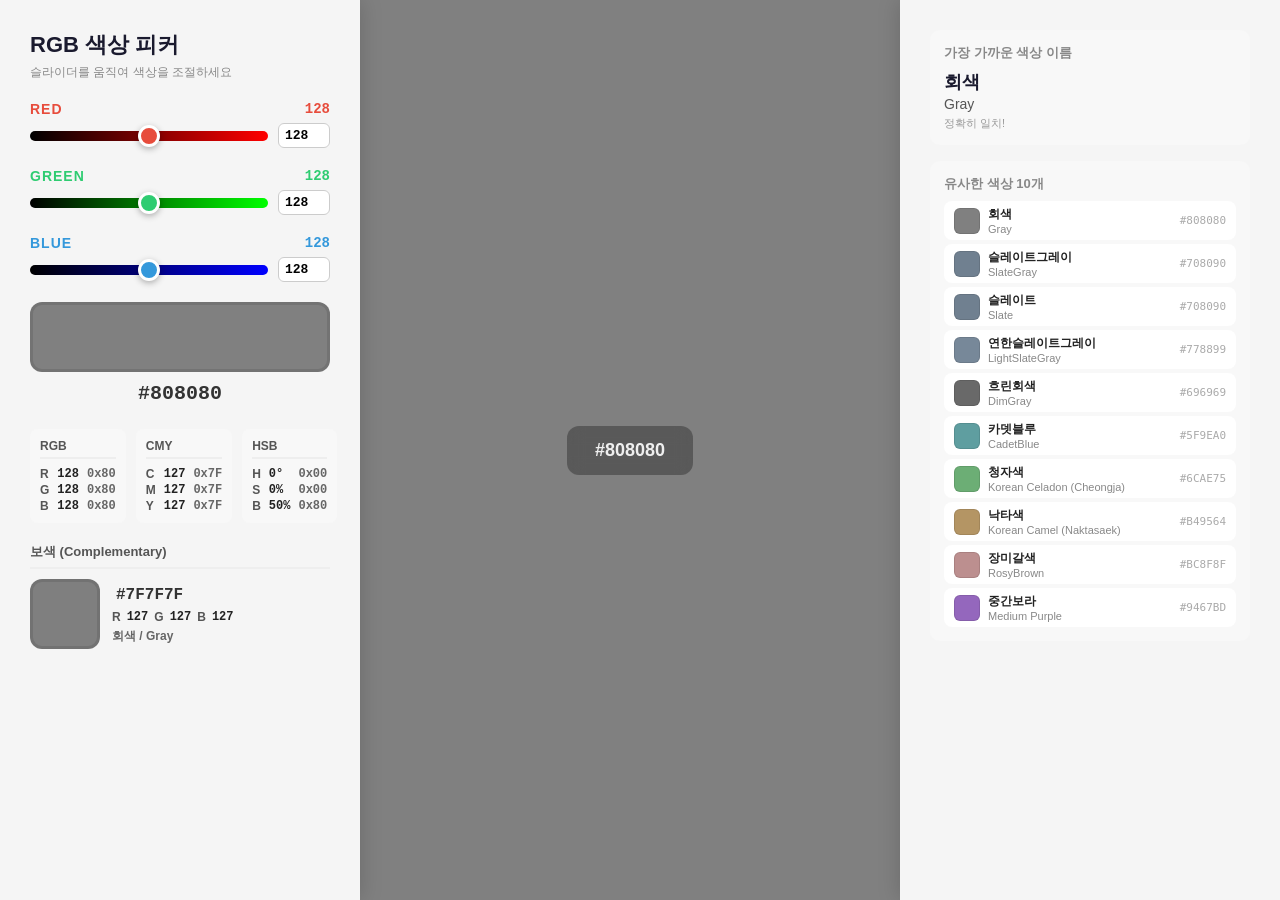
<file: color-picker.html>
<!DOCTYPE html>
<html lang="ko">
<head>
<meta charset="UTF-8">
<meta name="viewport" content="width=device-width, initial-scale=1.0">
<title>RGB 색상 피커</title>
<style>
  * { margin: 0; padding: 0; box-sizing: border-box; }
  body {
    font-family: 'Segoe UI', Tahoma, Geneva, Verdana, sans-serif;
    display: flex;
    height: 100vh;
    transition: background-color 0.15s ease;
  }
  .panel {
    backdrop-filter: blur(12px);
    padding: 30px;
    overflow-y: auto;
  }
  .left-panel {
    width: 360px;
    min-width: 360px;
    background: rgba(255,255,255,0.92);
    box-shadow: 2px 0 20px rgba(0,0,0,0.15);
    display: flex;
    flex-direction: column;
    gap: 20px;
    z-index: 2;
  }
  .right-panel {
    width: 380px;
    min-width: 380px;
    background: rgba(255,255,255,0.92);
    box-shadow: -2px 0 20px rgba(0,0,0,0.15);
    margin-left: auto;
    z-index: 2;
  }
  .center {
    flex: 1;
    display: flex;
    align-items: center;
    justify-content: center;
    position: relative;
  }
  .center-label {
    font-size: 18px;
    font-weight: 600;
    padding: 14px 28px;
    border-radius: 12px;
    backdrop-filter: blur(8px);
    transition: all 0.15s ease;
  }
  h1 {
    font-size: 22px;
    font-weight: 700;
    color: #1a1a2e;
    margin-bottom: 4px;
  }
  h2 {
    font-size: 15px;
    font-weight: 600;
    color: #555;
    margin-bottom: 12px;
    border-bottom: 2px solid #eee;
    padding-bottom: 6px;
  }
  .slider-group {
    display: flex;
    flex-direction: column;
    gap: 20px;
  }
  .slider-item {
    display: flex;
    flex-direction: column;
    gap: 6px;
  }
  .slider-header {
    display: flex;
    justify-content: space-between;
    align-items: center;
  }
  .slider-label {
    font-size: 14px;
    font-weight: 700;
    letter-spacing: 1px;
  }
  .slider-value {
    font-size: 14px;
    font-weight: 600;
    font-family: 'Courier New', monospace;
    min-width: 36px;
    text-align: right;
  }
  .slider-input-row {
    display: flex;
    align-items: center;
    gap: 10px;
  }
  input[type="range"] {
    -webkit-appearance: none;
    appearance: none;
    width: 100%;
    height: 10px;
    border-radius: 5px;
    outline: none;
    cursor: pointer;
  }
  input[type="range"]::-webkit-slider-thumb {
    -webkit-appearance: none;
    appearance: none;
    width: 22px;
    height: 22px;
    border-radius: 50%;
    cursor: pointer;
    border: 3px solid #fff;
    box-shadow: 0 2px 6px rgba(0,0,0,0.3);
  }
  #sliderR { background: linear-gradient(to right, #000, #f00); }
  #sliderR::-webkit-slider-thumb { background: #e74c3c; }
  #sliderG { background: linear-gradient(to right, #000, #0f0); }
  #sliderG::-webkit-slider-thumb { background: #2ecc71; }
  #sliderB { background: linear-gradient(to right, #000, #00f); }
  #sliderB::-webkit-slider-thumb { background: #3498db; }

  .num-input {
    width: 52px;
    padding: 4px 6px;
    border: 1.5px solid #ccc;
    border-radius: 6px;
    font-size: 13px;
    font-family: 'Courier New', monospace;
    text-align: center;
    font-weight: 600;
  }
  .num-input:focus { outline: none; border-color: #888; }

  .color-preview {
    width: 100%;
    height: 70px;
    border-radius: 12px;
    border: 3px solid rgba(0,0,0,0.1);
    transition: background-color 0.15s ease;
  }
  .hex-display {
    text-align: center;
    font-family: 'Courier New', monospace;
    font-size: 20px;
    font-weight: 700;
    color: #333;
    margin-top: 6px;
    cursor: pointer;
    padding: 4px 8px;
    border-radius: 6px;
    transition: background 0.2s;
  }
  .hex-display:hover { background: rgba(0,0,0,0.06); }
  .hex-display:active { background: rgba(0,0,0,0.12); }

  .info-sections {
    display: grid;
    grid-template-columns: 1fr 1fr 1fr;
    gap: 10px;
  }
  .info-sections h2 {
    font-size: 12px;
    margin-bottom: 8px;
    padding-bottom: 4px;
  }
  .info-section {
    margin-bottom: 0;
    background: #f8f8f8;
    border-radius: 8px;
    padding: 10px;
  }
  .info-grid {
    display: grid;
    grid-template-columns: auto 1fr 1fr;
    gap: 2px 8px;
    font-size: 12px;
    align-items: center;
  }
  .info-label {
    font-weight: 700;
    color: #555;
    font-size: 12px;
  }
  .info-val {
    font-family: 'Courier New', monospace;
    font-weight: 600;
    color: #222;
  }
  .info-hex {
    font-family: 'Courier New', monospace;
    font-weight: 600;
    color: #666;
    font-size: 12px;
  }

  .color-name-box {
    background: #f8f8f8;
    border-radius: 10px;
    padding: 14px;
    margin-bottom: 16px;
  }
  .color-name-box h3 {
    font-size: 13px;
    color: #888;
    margin-bottom: 8px;
  }
  .name-exact {
    font-size: 18px;
    font-weight: 700;
    color: #1a1a2e;
    margin-bottom: 2px;
  }
  .name-sub {
    font-size: 14px;
    color: #555;
  }
  .name-distance {
    font-size: 11px;
    color: #999;
    margin-top: 4px;
  }
  .swatch {
    display: inline-block;
    width: 16px;
    height: 16px;
    border-radius: 3px;
    vertical-align: middle;
    margin-right: 6px;
    border: 1px solid rgba(0,0,0,0.15);
  }
  .nearest-list {
    margin-top: 8px;
    display: flex;
    flex-direction: column;
    gap: 4px;
  }
  .nearest-item {
    display: flex;
    align-items: center;
    gap: 8px;
    padding: 5px 10px;
    background: #fff;
    border-radius: 8px;
    cursor: pointer;
    transition: box-shadow 0.15s;
    font-size: 12px;
  }
  .nearest-item:hover { box-shadow: 0 2px 8px rgba(0,0,0,0.1); }
  .nearest-name-ko { font-weight: 700; color: #222; }
  .nearest-name-en { font-size: 11px; color: #888; }
  .nearest-hex { font-family: monospace; color: #aaa; font-size: 11px; }
  .nearest-swatch {
    width: 26px;
    height: 26px;
    border-radius: 6px;
    border: 1px solid rgba(0,0,0,0.1);
    flex-shrink: 0;
  }
  .complementary-group h2 {
    font-size: 13px;
    margin-bottom: 10px;
  }
  .complementary-row {
    display: flex;
    gap: 12px;
    align-items: center;
  }
  .complementary-row .color-preview {
    width: 70px;
    height: 70px;
    min-width: 70px;
    flex-shrink: 0;
  }
  .complementary-info {
    flex: 1;
    display: flex;
    flex-direction: column;
    gap: 4px;
  }
  .complementary-info .hex-display {
    text-align: left;
    font-size: 16px;
    margin-top: 0;
    padding: 2px 4px;
  }
  .comp-details {
    display: flex;
    gap: 6px;
    align-items: center;
    font-size: 12px;
  }
  .comp-name {
    font-size: 12px;
    color: #666;
    font-weight: 600;
  }

  .copy-toast {
    position: fixed;
    bottom: 30px;
    left: 50%;
    transform: translateX(-50%) translateY(20px);
    background: rgba(0,0,0,0.8);
    color: #fff;
    padding: 10px 24px;
    border-radius: 8px;
    font-size: 14px;
    opacity: 0;
    transition: all 0.3s ease;
    pointer-events: none;
    z-index: 999;
  }
  .copy-toast.show {
    opacity: 1;
    transform: translateX(-50%) translateY(0);
  }

  /* ─── Dark Mode ─── */
  @media (prefers-color-scheme: dark) {
    .left-panel,
    .right-panel {
      background: rgba(30, 30, 35, 0.95);
    }
    h1 { color: #e8e8f0; }
    h2 { color: #aaa; border-bottom-color: #444; }
    .hex-display { color: #e0e0e0; }
    .hex-display:hover { background: rgba(255,255,255,0.08); }
    .hex-display:active { background: rgba(255,255,255,0.15); }
    .num-input {
      background: #2a2a30;
      color: #e0e0e0;
      border-color: #555;
    }
    .num-input:focus { border-color: #888; }
    .color-preview { border-color: rgba(255,255,255,0.15); }
    .info-section { background: #252528; }
    .info-label { color: #aaa; }
    .info-val { color: #e0e0e0; }
    .info-hex { color: #999; }
    .color-name-box { background: #252528; }
    .color-name-box h3 { color: #888; }
    .name-exact { color: #e8e8f0; }
    .name-sub { color: #bbb; }
    .name-distance { color: #777; }
    .nearest-item { background: #2a2a30; }
    .nearest-item:hover { box-shadow: 0 2px 8px rgba(0,0,0,0.4); }
    .nearest-name-ko { color: #e8e8f0; }
    .nearest-name-en { color: #999; }
    .nearest-hex { color: #777; }
    .nearest-swatch { border-color: rgba(255,255,255,0.15); }
    .swatch { border-color: rgba(255,255,255,0.2); }
    input[type="range"]::-webkit-slider-thumb { border-color: #333; }
    .comp-name { color: #aaa; }
  }
</style>
</head>
<body>

<div class="panel left-panel">
  <div>
    <h1>RGB 색상 피커</h1>
    <p style="font-size:12px;color:#888;margin-top:4px;">슬라이더를 움직여 색상을 조절하세요</p>
  </div>

  <div class="slider-group">
    <div class="slider-item">
      <div class="slider-header">
        <span class="slider-label" style="color:#e74c3c;">RED</span>
        <span class="slider-value" id="valR" style="color:#e74c3c;">128</span>
      </div>
      <div class="slider-input-row">
        <input type="range" id="sliderR" min="0" max="255" value="128">
        <input type="number" class="num-input" id="numR" min="0" max="255" value="128">
      </div>
    </div>
    <div class="slider-item">
      <div class="slider-header">
        <span class="slider-label" style="color:#2ecc71;">GREEN</span>
        <span class="slider-value" id="valG" style="color:#2ecc71;">128</span>
      </div>
      <div class="slider-input-row">
        <input type="range" id="sliderG" min="0" max="255" value="128">
        <input type="number" class="num-input" id="numG" min="0" max="255" value="128">
      </div>
    </div>
    <div class="slider-item">
      <div class="slider-header">
        <span class="slider-label" style="color:#3498db;">BLUE</span>
        <span class="slider-value" id="valB" style="color:#3498db;">128</span>
      </div>
      <div class="slider-input-row">
        <input type="range" id="sliderB" min="0" max="255" value="128">
        <input type="number" class="num-input" id="numB" min="0" max="255" value="128">
      </div>
    </div>
  </div>

  <div class="preview-group">
    <div class="color-preview" id="preview"></div>
    <div class="hex-display" id="hexDisplay" title="클릭하여 복사">#808080</div>
  </div>

  <div class="info-sections">
    <div class="info-section">
      <h2>RGB</h2>
      <div class="info-grid">
        <span class="info-label">R</span><span class="info-val" id="rgbR">128</span><span class="info-hex" id="rgbRh">80</span>
        <span class="info-label">G</span><span class="info-val" id="rgbG">128</span><span class="info-hex" id="rgbGh">80</span>
        <span class="info-label">B</span><span class="info-val" id="rgbB">128</span><span class="info-hex" id="rgbBh">80</span>
      </div>
    </div>
    <div class="info-section">
      <h2>CMY</h2>
      <div class="info-grid">
        <span class="info-label">C</span><span class="info-val" id="cmyC">127</span><span class="info-hex" id="cmyCh">7F</span>
        <span class="info-label">M</span><span class="info-val" id="cmyM">127</span><span class="info-hex" id="cmyMh">7F</span>
        <span class="info-label">Y</span><span class="info-val" id="cmyY">127</span><span class="info-hex" id="cmyYh">7F</span>
      </div>
    </div>
    <div class="info-section">
      <h2>HSB</h2>
      <div class="info-grid">
        <span class="info-label">H</span><span class="info-val" id="hsbH">0°</span><span class="info-hex" id="hsbHh">-</span>
        <span class="info-label">S</span><span class="info-val" id="hsbS">0%</span><span class="info-hex" id="hsbSh">-</span>
        <span class="info-label">B</span><span class="info-val" id="hsbB">50%</span><span class="info-hex" id="hsbBh">-</span>
      </div>
    </div>
  </div>

  <div class="preview-group complementary-group">
    <h2>보색 (Complementary)</h2>
    <div class="complementary-row">
      <div class="color-preview" id="compPreview"></div>
      <div class="complementary-info">
        <div class="hex-display" id="compHex" title="클릭하여 복사">#7F7F7F</div>
        <div class="comp-details">
          <span class="info-label">R</span><span class="info-val" id="compR">127</span>
          <span class="info-label">G</span><span class="info-val" id="compG">127</span>
          <span class="info-label">B</span><span class="info-val" id="compB">127</span>
        </div>
        <div class="comp-name" id="compName">회색 / Gray</div>
      </div>
    </div>
  </div>
</div>

<div class="center" id="bgArea">
  <div class="center-label" id="centerLabel">미리보기 영역</div>
</div>

<div class="panel right-panel">
  <div class="color-name-box">
    <h3>가장 가까운 색상 이름</h3>
    <div class="name-exact" id="nameKo">회색</div>
    <div class="name-sub" id="nameEn">Gray</div>
    <div class="name-distance" id="nameDist"></div>
  </div>
  <div class="color-name-box">
    <h3>유사한 색상 10개</h3>
    <div class="nearest-list" id="nearestList"></div>
  </div>
</div>

<div class="copy-toast" id="toast">클립보드에 복사되었습니다!</div>

<script>
// ─── CSS 140 named colors + extended color names with Korean translations ───
const NAMED_COLORS = [
  // CSS 표준 140색
  {r:240,g:248,b:255,en:"AliceBlue",ko:"앨리스블루"},
  {r:250,g:235,b:215,en:"AntiqueWhite",ko:"앤틱화이트"},
  {r:0,g:255,b:255,en:"Aqua",ko:"아쿠아"},
  {r:127,g:255,b:212,en:"Aquamarine",ko:"아쿠아마린"},
  {r:240,g:255,b:255,en:"Azure",ko:"하늘색"},
  {r:245,g:245,b:220,en:"Beige",ko:"베이지"},
  {r:255,g:228,b:196,en:"Bisque",ko:"비스크"},
  {r:0,g:0,b:0,en:"Black",ko:"검정"},
  {r:255,g:235,b:205,en:"BlanchedAlmond",ko:"블랜치드아몬드"},
  {r:0,g:0,b:255,en:"Blue",ko:"파랑"},
  {r:138,g:43,b:226,en:"BlueViolet",ko:"청보라"},
  {r:165,g:42,b:42,en:"Brown",ko:"갈색"},
  {r:222,g:184,b:135,en:"BurlyWood",ko:"벌리우드"},
  {r:95,g:158,b:160,en:"CadetBlue",ko:"카뎃블루"},
  {r:127,g:255,b:0,en:"Chartreuse",ko:"샤르트뢰즈"},
  {r:210,g:105,b:30,en:"Chocolate",ko:"초콜릿"},
  {r:255,g:127,b:80,en:"Coral",ko:"산호색"},
  {r:100,g:149,b:237,en:"CornflowerBlue",ko:"수레국화파랑"},
  {r:255,g:248,b:220,en:"Cornsilk",ko:"콘실크"},
  {r:220,g:20,b:60,en:"Crimson",ko:"크림슨"},
  {r:0,g:255,b:255,en:"Cyan",ko:"시안"},
  {r:0,g:0,b:139,en:"DarkBlue",ko:"어두운파랑"},
  {r:0,g:139,b:139,en:"DarkCyan",ko:"어두운시안"},
  {r:184,g:134,b:11,en:"DarkGoldenrod",ko:"어두운골든로드"},
  {r:169,g:169,b:169,en:"DarkGray",ko:"어두운회색"},
  {r:0,g:100,b:0,en:"DarkGreen",ko:"어두운초록"},
  {r:189,g:183,b:107,en:"DarkKhaki",ko:"어두운카키"},
  {r:139,g:0,b:139,en:"DarkMagenta",ko:"어두운마젠타"},
  {r:85,g:107,b:47,en:"DarkOliveGreen",ko:"어두운올리브초록"},
  {r:255,g:140,b:0,en:"DarkOrange",ko:"어두운주황"},
  {r:153,g:50,b:204,en:"DarkOrchid",ko:"어두운난초색"},
  {r:139,g:0,b:0,en:"DarkRed",ko:"어두운빨강"},
  {r:233,g:150,b:122,en:"DarkSalmon",ko:"어두운연어색"},
  {r:143,g:188,b:143,en:"DarkSeaGreen",ko:"어두운바다초록"},
  {r:72,g:61,b:139,en:"DarkSlateBlue",ko:"어두운슬레이트블루"},
  {r:47,g:79,b:79,en:"DarkSlateGray",ko:"어두운슬레이트그레이"},
  {r:0,g:206,b:209,en:"DarkTurquoise",ko:"어두운터콰이즈"},
  {r:148,g:0,b:211,en:"DarkViolet",ko:"어두운보라"},
  {r:255,g:20,b:147,en:"DeepPink",ko:"딥핑크"},
  {r:0,g:191,b:255,en:"DeepSkyBlue",ko:"딥스카이블루"},
  {r:105,g:105,b:105,en:"DimGray",ko:"흐린회색"},
  {r:30,g:144,b:255,en:"DodgerBlue",ko:"다저블루"},
  {r:178,g:34,b:34,en:"Firebrick",ko:"내화벽돌색"},
  {r:255,g:250,b:240,en:"FloralWhite",ko:"꽃무늬흰색"},
  {r:34,g:139,b:34,en:"ForestGreen",ko:"숲초록"},
  {r:255,g:0,b:255,en:"Fuchsia",ko:"자홍색"},
  {r:220,g:220,b:220,en:"Gainsboro",ko:"게인즈버러"},
  {r:248,g:248,b:255,en:"GhostWhite",ko:"고스트화이트"},
  {r:255,g:215,b:0,en:"Gold",ko:"금색"},
  {r:218,g:165,b:32,en:"Goldenrod",ko:"골든로드"},
  {r:128,g:128,b:128,en:"Gray",ko:"회색"},
  {r:0,g:128,b:0,en:"Green",ko:"초록"},
  {r:173,g:255,b:47,en:"GreenYellow",ko:"초록노랑"},
  {r:240,g:255,b:240,en:"Honeydew",ko:"허니듀"},
  {r:255,g:105,b:180,en:"HotPink",ko:"핫핑크"},
  {r:205,g:92,b:92,en:"IndianRed",ko:"인디언레드"},
  {r:75,g:0,b:130,en:"Indigo",ko:"남색"},
  {r:255,g:255,b:240,en:"Ivory",ko:"아이보리"},
  {r:240,g:230,b:140,en:"Khaki",ko:"카키"},
  {r:230,g:230,b:250,en:"Lavender",ko:"라벤더"},
  {r:255,g:240,b:245,en:"LavenderBlush",ko:"라벤더블러쉬"},
  {r:124,g:252,b:0,en:"LawnGreen",ko:"잔디초록"},
  {r:255,g:250,b:205,en:"LemonChiffon",ko:"레몬쉬폰"},
  {r:173,g:216,b:230,en:"LightBlue",ko:"연한파랑"},
  {r:240,g:128,b:128,en:"LightCoral",ko:"연한산호색"},
  {r:224,g:255,b:255,en:"LightCyan",ko:"연한시안"},
  {r:250,g:250,b:210,en:"LightGoldenrodYellow",ko:"연한골든로드노랑"},
  {r:211,g:211,b:211,en:"LightGray",ko:"연한회색"},
  {r:144,g:238,b:144,en:"LightGreen",ko:"연한초록"},
  {r:255,g:182,b:193,en:"LightPink",ko:"연한분홍"},
  {r:255,g:160,b:122,en:"LightSalmon",ko:"연한연어색"},
  {r:32,g:178,b:170,en:"LightSeaGreen",ko:"연한바다초록"},
  {r:135,g:206,b:250,en:"LightSkyBlue",ko:"연한하늘파랑"},
  {r:119,g:136,b:153,en:"LightSlateGray",ko:"연한슬레이트그레이"},
  {r:176,g:196,b:222,en:"LightSteelBlue",ko:"연한강철파랑"},
  {r:255,g:255,b:224,en:"LightYellow",ko:"연한노랑"},
  {r:0,g:255,b:0,en:"Lime",ko:"라임"},
  {r:50,g:205,b:50,en:"LimeGreen",ko:"라임초록"},
  {r:250,g:240,b:230,en:"Linen",ko:"리넨"},
  {r:255,g:0,b:255,en:"Magenta",ko:"마젠타"},
  {r:128,g:0,b:0,en:"Maroon",ko:"적갈색"},
  {r:102,g:205,b:170,en:"MediumAquamarine",ko:"미디엄아쿠아마린"},
  {r:0,g:0,b:205,en:"MediumBlue",ko:"미디엄블루"},
  {r:186,g:85,b:211,en:"MediumOrchid",ko:"미디엄난초색"},
  {r:147,g:112,b:219,en:"MediumPurple",ko:"미디엄보라"},
  {r:60,g:179,b:113,en:"MediumSeaGreen",ko:"미디엄바다초록"},
  {r:123,g:104,b:238,en:"MediumSlateBlue",ko:"미디엄슬레이트블루"},
  {r:0,g:250,b:154,en:"MediumSpringGreen",ko:"미디엄봄초록"},
  {r:72,g:209,b:204,en:"MediumTurquoise",ko:"미디엄터콰이즈"},
  {r:199,g:21,b:133,en:"MediumVioletRed",ko:"미디엄바이올렛레드"},
  {r:25,g:25,b:112,en:"MidnightBlue",ko:"미드나잇블루"},
  {r:245,g:255,b:250,en:"MintCream",ko:"민트크림"},
  {r:255,g:228,b:225,en:"MistyRose",ko:"미스티로즈"},
  {r:255,g:228,b:181,en:"Moccasin",ko:"모카신"},
  {r:255,g:222,b:173,en:"NavajoWhite",ko:"나바호화이트"},
  {r:0,g:0,b:128,en:"Navy",ko:"남청색"},
  {r:253,g:245,b:230,en:"OldLace",ko:"올드레이스"},
  {r:128,g:128,b:0,en:"Olive",ko:"올리브"},
  {r:107,g:142,b:35,en:"OliveDrab",ko:"올리브드랩"},
  {r:255,g:165,b:0,en:"Orange",ko:"주황"},
  {r:255,g:69,b:0,en:"OrangeRed",ko:"주황빨강"},
  {r:218,g:112,b:214,en:"Orchid",ko:"난초색"},
  {r:238,g:232,b:170,en:"PaleGoldenrod",ko:"연한골든로드"},
  {r:152,g:251,b:152,en:"PaleGreen",ko:"연한초록"},
  {r:175,g:238,b:238,en:"PaleTurquoise",ko:"연한터콰이즈"},
  {r:219,g:112,b:147,en:"PaleVioletRed",ko:"연한바이올렛레드"},
  {r:255,g:239,b:213,en:"PapayaWhip",ko:"파파야윕"},
  {r:255,g:218,b:185,en:"PeachPuff",ko:"복숭아색"},
  {r:205,g:133,b:63,en:"Peru",ko:"페루"},
  {r:255,g:192,b:203,en:"Pink",ko:"분홍"},
  {r:221,g:160,b:221,en:"Plum",ko:"자두색"},
  {r:176,g:224,b:230,en:"PowderBlue",ko:"파우더블루"},
  {r:128,g:0,b:128,en:"Purple",ko:"보라"},
  {r:102,g:51,b:153,en:"RebeccaPurple",ko:"레베카퍼플"},
  {r:255,g:0,b:0,en:"Red",ko:"빨강"},
  {r:188,g:143,b:143,en:"RosyBrown",ko:"장미갈색"},
  {r:65,g:105,b:225,en:"RoyalBlue",ko:"로열블루"},
  {r:139,g:69,b:19,en:"SaddleBrown",ko:"안장갈색"},
  {r:250,g:128,b:114,en:"Salmon",ko:"연어색"},
  {r:244,g:164,b:96,en:"SandyBrown",ko:"모래갈색"},
  {r:46,g:139,b:87,en:"SeaGreen",ko:"바다초록"},
  {r:255,g:245,b:238,en:"SeaShell",ko:"조개껍데기색"},
  {r:160,g:82,b:45,en:"Sienna",ko:"시에나"},
  {r:192,g:192,b:192,en:"Silver",ko:"은색"},
  {r:135,g:206,b:235,en:"SkyBlue",ko:"하늘파랑"},
  {r:106,g:90,b:205,en:"SlateBlue",ko:"슬레이트블루"},
  {r:112,g:128,b:144,en:"SlateGray",ko:"슬레이트그레이"},
  {r:255,g:250,b:250,en:"Snow",ko:"눈색"},
  {r:0,g:255,b:127,en:"SpringGreen",ko:"봄초록"},
  {r:70,g:130,b:180,en:"SteelBlue",ko:"강철파랑"},
  {r:210,g:180,b:140,en:"Tan",ko:"황갈색"},
  {r:0,g:128,b:128,en:"Teal",ko:"틸"},
  {r:216,g:191,b:216,en:"Thistle",ko:"엉겅퀴색"},
  {r:255,g:99,b:71,en:"Tomato",ko:"토마토색"},
  {r:64,g:224,b:208,en:"Turquoise",ko:"터콰이즈"},
  {r:238,g:130,b:238,en:"Violet",ko:"바이올렛"},
  {r:245,g:222,b:179,en:"Wheat",ko:"밀색"},
  {r:255,g:255,b:255,en:"White",ko:"흰색"},
  {r:245,g:245,b:245,en:"WhiteSmoke",ko:"연기흰색"},
  {r:255,g:255,b:0,en:"Yellow",ko:"노랑"},
  {r:154,g:205,b:50,en:"YellowGreen",ko:"노랑초록"},

  // ─── 추가 확장 색상 (일본 전통색, 한국 전통색, 웹/디자인 색) ───
  {r:228,g:0,b:43,en:"Vermilion",ko:"주홍색"},
  {r:0,g:71,b:171,en:"Cobalt Blue",ko:"코발트블루"},
  {r:0,g:168,b:107,en:"Jade",ko:"비취색"},
  {r:0,g:103,b:165,en:"Sapphire",ko:"사파이어"},
  {r:224,g:176,b:255,en:"Mauve",ko:"모브"},
  {r:80,g:200,b:120,en:"Emerald",ko:"에메랄드"},
  {r:181,g:126,b:220,en:"Amethyst",ko:"자수정"},
  {r:204,g:85,b:0,en:"Burnt Orange",ko:"버번트오렌지"},
  {r:112,g:128,b:144,en:"Slate",ko:"슬레이트"},
  {r:255,g:191,b:0,en:"Amber",ko:"호박색"},
  {r:0,g:158,b:96,en:"Shamrock",ko:"샴록"},
  {r:193,g:154,b:107,en:"Desert Sand",ko:"사막모래색"},
  {r:103,g:76,b:71,en:"Umber",ko:"엄버"},
  {r:196,g:30,b:58,en:"Cardinal",ko:"카디널"},
  {r:0,g:47,b:167,en:"Ultramarine",ko:"군청색"},
  {r:255,g:170,b:204,en:"Carnation Pink",ko:"카네이션핑크"},
  {r:8,g:37,b:103,en:"Navy Blue",ko:"네이비블루"},
  {r:255,g:203,b:164,en:"Peach",ko:"복숭아"},
  {r:204,g:204,b:0,en:"Acid Green",ko:"애시드그린"},
  {r:189,g:51,b:164,en:"Byzantine",ko:"비잔틴"},
  {r:0,g:191,b:255,en:"Capri",ko:"카프리"},
  {r:222,g:49,b:99,en:"Cerise",ko:"체리색"},
  {r:127,g:255,b:0,en:"Chartreuse Green",ko:"연두색"},
  {r:255,g:167,b:0,en:"Marigold",ko:"금잔화색"},
  {r:255,g:216,b:0,en:"Dandelion",ko:"민들레색"},
  {r:80,g:0,b:0,en:"Dark Maroon",ko:"짙은적갈색"},
  {r:232,g:222,b:176,en:"Flax",ko:"아마색"},
  {r:79,g:121,b:66,en:"Fern Green",ko:"양치식물초록"},
  {r:153,g:0,b:0,en:"Dark Candy Apple Red",ko:"짙은사과빨강"},
  {r:254,g:111,b:94,en:"Bittersweet",ko:"비터스위트"},
  {r:126,g:249,b:255,en:"Electric Blue",ko:"일렉트릭블루"},
  {r:80,g:220,b:100,en:"Malachite",ko:"공작석색"},
  {r:194,g:178,b:128,en:"Sand",ko:"모래색"},
  {r:144,g:12,b:63,en:"Claret",ko:"클라렛"},
  {r:36,g:122,b:154,en:"Cerulean",ko:"하늘청색"},
  {r:237,g:201,b:175,en:"Apricot",ko:"살구색"},
  {r:250,g:218,b:94,en:"Royal Gold",ko:"로열골드"},
  {r:255,g:36,b:0,en:"Scarlet",ko:"스칼렛"},
  {r:1,g:121,b:111,en:"Teal Green",ko:"틸그린"},
  {r:120,g:81,b:169,en:"Royal Purple",ko:"로열퍼플"},
  {r:255,g:239,b:213,en:"Champagne",ko:"샴페인"},
  {r:255,g:253,b:208,en:"Cream",ko:"크림색"},
  {r:177,g:156,b:217,en:"Wisteria",ko:"등나무색"},
  {r:188,g:212,b:230,en:"Powder",ko:"파우더"},
  {r:108,g:160,b:220,en:"Cornflower",ko:"수레국화색"},
  {r:47,g:79,b:79,en:"Dark Teal",ko:"짙은틸"},
  {r:255,g:83,b:73,en:"Sunset Orange",ko:"석양주황"},
  {r:148,g:103,b:189,en:"Medium Purple",ko:"중간보라"},

  // 한국 전통색 (오방색 및 전통 색상)
  {r:200,g:16,b:46,en:"Korean Red (Jeokssaek)",ko:"적색"},
  {r:0,g:82,b:165,en:"Korean Blue (Cheongsaek)",ko:"청색"},
  {r:255,g:181,b:0,en:"Korean Yellow (Hwangsaek)",ko:"황색"},
  {r:28,g:110,b:51,en:"Korean Green (Noksaek)",ko:"녹색"},
  {r:192,g:0,b:123,en:"Korean Magenta (Jajusaek)",ko:"자주색"},
  {r:232,g:103,b:62,en:"Korean Persimmon (Gamsaek)",ko:"감색"},
  {r:112,g:48,b:48,en:"Korean Chestnut (Bamsaek)",ko:"밤색"},
  {r:180,g:149,b:100,en:"Korean Camel (Naktasaek)",ko:"낙타색"},
  {r:156,g:186,b:95,en:"Korean Willow (Yeondu)",ko:"연두"},
  {r:108,g:174,b:117,en:"Korean Celadon (Cheongja)",ko:"청자색"},
  {r:255,g:112,b:150,en:"Korean Peach (Boksung-a)",ko:"복숭아꽃색"},
  {r:86,g:47,b:14,en:"Korean Dark Brown (Heuksaek-gal)",ko:"흑갈색"},
  {r:61,g:43,b:31,en:"Korean Coffee (Keopi)",ko:"커피색"},
  {r:204,g:164,b:59,en:"Korean Brass (Notssaek)",ko:"놋색"},
  {r:200,g:190,b:183,en:"Korean Ash (Jaesaek)",ko:"잿빛"},
];

// ─── Utility functions ───

function rgbToCmy(r, g, b) {
  return { c: 255 - r, m: 255 - g, y: 255 - b };
}

function rgbToHsb(r, g, b) {
  r /= 255; g /= 255; b /= 255;
  const max = Math.max(r, g, b), min = Math.min(r, g, b);
  const d = max - min;
  let h = 0;
  if (d !== 0) {
    if (max === r) h = ((g - b) / d) % 6;
    else if (max === g) h = (b - r) / d + 2;
    else h = (r - g) / d + 4;
    h = Math.round(h * 60);
    if (h < 0) h += 360;
  }
  const s = max === 0 ? 0 : d / max;
  return { h, s: Math.round(s * 100), b: Math.round(max * 100) };
}

function toHex2(n) {
  return n.toString(16).toUpperCase().padStart(2, '0');
}

function colorDistance(r1, g1, b1, r2, g2, b2) {
  // Weighted Euclidean distance (approximate perceptual)
  const rMean = (r1 + r2) / 2;
  const dr = r1 - r2, dg = g1 - g2, db = b1 - b2;
  return Math.sqrt((2 + rMean / 256) * dr * dr + 4 * dg * dg + (2 + (255 - rMean) / 256) * db * db);
}

function findNearestColors(r, g, b, count) {
  const distances = NAMED_COLORS.map(c => ({
    ...c,
    dist: colorDistance(r, g, b, c.r, c.g, c.b)
  }));
  distances.sort((a, b) => a.dist - b.dist);
  // Deduplicate by English name
  const seen = new Set();
  const result = [];
  for (const c of distances) {
    if (!seen.has(c.en)) {
      seen.add(c.en);
      result.push(c);
      if (result.length >= count) break;
    }
  }
  return result;
}

// ─── DOM refs ───
const sliderR = document.getElementById('sliderR');
const sliderG = document.getElementById('sliderG');
const sliderB = document.getElementById('sliderB');
const numR = document.getElementById('numR');
const numG = document.getElementById('numG');
const numB = document.getElementById('numB');
const valR = document.getElementById('valR');
const valG = document.getElementById('valG');
const valB = document.getElementById('valB');

function clamp(v) { return Math.max(0, Math.min(255, Math.round(v))); }

function update() {
  const r = clamp(+sliderR.value);
  const g = clamp(+sliderG.value);
  const b = clamp(+sliderB.value);

  // Sync inputs
  numR.value = r; numG.value = g; numB.value = b;
  valR.textContent = r; valG.textContent = g; valB.textContent = b;

  const hex = '#' + toHex2(r) + toHex2(g) + toHex2(b);
  const rgbStr = `rgb(${r}, ${g}, ${b})`;

  // Background & preview
  document.body.style.backgroundColor = hex;
  document.getElementById('preview').style.backgroundColor = hex;
  document.getElementById('hexDisplay').textContent = hex;

  // Center label
  const lum = 0.299 * r + 0.587 * g + 0.114 * b;
  const cl = document.getElementById('centerLabel');
  cl.textContent = hex;
  cl.style.color = lum > 128 ? 'rgba(0,0,0,0.7)' : 'rgba(255,255,255,0.9)';
  cl.style.background = lum > 128 ? 'rgba(255,255,255,0.3)' : 'rgba(0,0,0,0.3)';

  // RGB info
  document.getElementById('rgbR').textContent = r;
  document.getElementById('rgbG').textContent = g;
  document.getElementById('rgbB').textContent = b;
  document.getElementById('rgbRh').textContent = '0x' + toHex2(r);
  document.getElementById('rgbGh').textContent = '0x' + toHex2(g);
  document.getElementById('rgbBh').textContent = '0x' + toHex2(b);

  // CMY info
  const cmy = rgbToCmy(r, g, b);
  document.getElementById('cmyC').textContent = cmy.c;
  document.getElementById('cmyM').textContent = cmy.m;
  document.getElementById('cmyY').textContent = cmy.y;
  document.getElementById('cmyCh').textContent = '0x' + toHex2(cmy.c);
  document.getElementById('cmyMh').textContent = '0x' + toHex2(cmy.m);
  document.getElementById('cmyYh').textContent = '0x' + toHex2(cmy.y);

  // HSB info
  const hsb = rgbToHsb(r, g, b);
  document.getElementById('hsbH').textContent = hsb.h + '°';
  document.getElementById('hsbS').textContent = hsb.s + '%';
  document.getElementById('hsbB').textContent = hsb.b + '%';
  document.getElementById('hsbHh').textContent = '0x' + toHex2(Math.round(hsb.h * 255 / 360));
  document.getElementById('hsbSh').textContent = '0x' + toHex2(Math.round(hsb.s * 255 / 100));
  document.getElementById('hsbBh').textContent = '0x' + toHex2(Math.round(hsb.b * 255 / 100));

  // Complementary color
  const cr = 255 - r, cg = 255 - g, cb = 255 - b;
  const compHex = '#' + toHex2(cr) + toHex2(cg) + toHex2(cb);
  document.getElementById('compPreview').style.backgroundColor = compHex;
  document.getElementById('compHex').textContent = compHex;
  document.getElementById('compR').textContent = cr;
  document.getElementById('compG').textContent = cg;
  document.getElementById('compB').textContent = cb;
  const compNearest = findNearestColors(cr, cg, cb, 1)[0];
  document.getElementById('compName').textContent = compNearest.ko + ' / ' + compNearest.en;

  // Color names
  const nearest = findNearestColors(r, g, b, 11);
  const best = nearest[0];
  document.getElementById('nameKo').textContent = best.ko;
  document.getElementById('nameEn').textContent = best.en;
  const distPct = Math.round(best.dist);
  document.getElementById('nameDist').textContent =
    best.dist < 1 ? '정확히 일치!' : `거리: ${distPct} (가까울수록 유사)`;

  // Nearest list
  const list = document.getElementById('nearestList');
  list.innerHTML = '';
  for (let i = 0; i < Math.min(10, nearest.length); i++) {
    const c = nearest[i];
    const div = document.createElement('div');
    div.className = 'nearest-item';
    div.innerHTML = `
      <div class="nearest-swatch" style="background:rgb(${c.r},${c.g},${c.b})"></div>
      <div style="flex:1">
        <div class="nearest-name-ko">${c.ko}</div>
        <div class="nearest-name-en">${c.en}</div>
      </div>
      <div class="nearest-hex">#${toHex2(c.r)}${toHex2(c.g)}${toHex2(c.b)}</div>
    `;
    div.addEventListener('click', () => {
      sliderR.value = c.r; sliderG.value = c.g; sliderB.value = c.b;
      update();
    });
    list.appendChild(div);
  }
}

// Event listeners
sliderR.addEventListener('input', update);
sliderG.addEventListener('input', update);
sliderB.addEventListener('input', update);
numR.addEventListener('input', () => { sliderR.value = clamp(+numR.value); update(); });
numG.addEventListener('input', () => { sliderG.value = clamp(+numG.value); update(); });
numB.addEventListener('input', () => { sliderB.value = clamp(+numB.value); update(); });

// Copy hex on click
document.getElementById('hexDisplay').addEventListener('click', () => {
  navigator.clipboard.writeText(document.getElementById('hexDisplay').textContent);
  const toast = document.getElementById('toast');
  toast.classList.add('show');
  setTimeout(() => toast.classList.remove('show'), 1500);
});

document.getElementById('compHex').addEventListener('click', () => {
  navigator.clipboard.writeText(document.getElementById('compHex').textContent);
  const toast = document.getElementById('toast');
  toast.classList.add('show');
  setTimeout(() => toast.classList.remove('show'), 1500);
});

// Init
update();
</script>
</body>
</html>
</file>
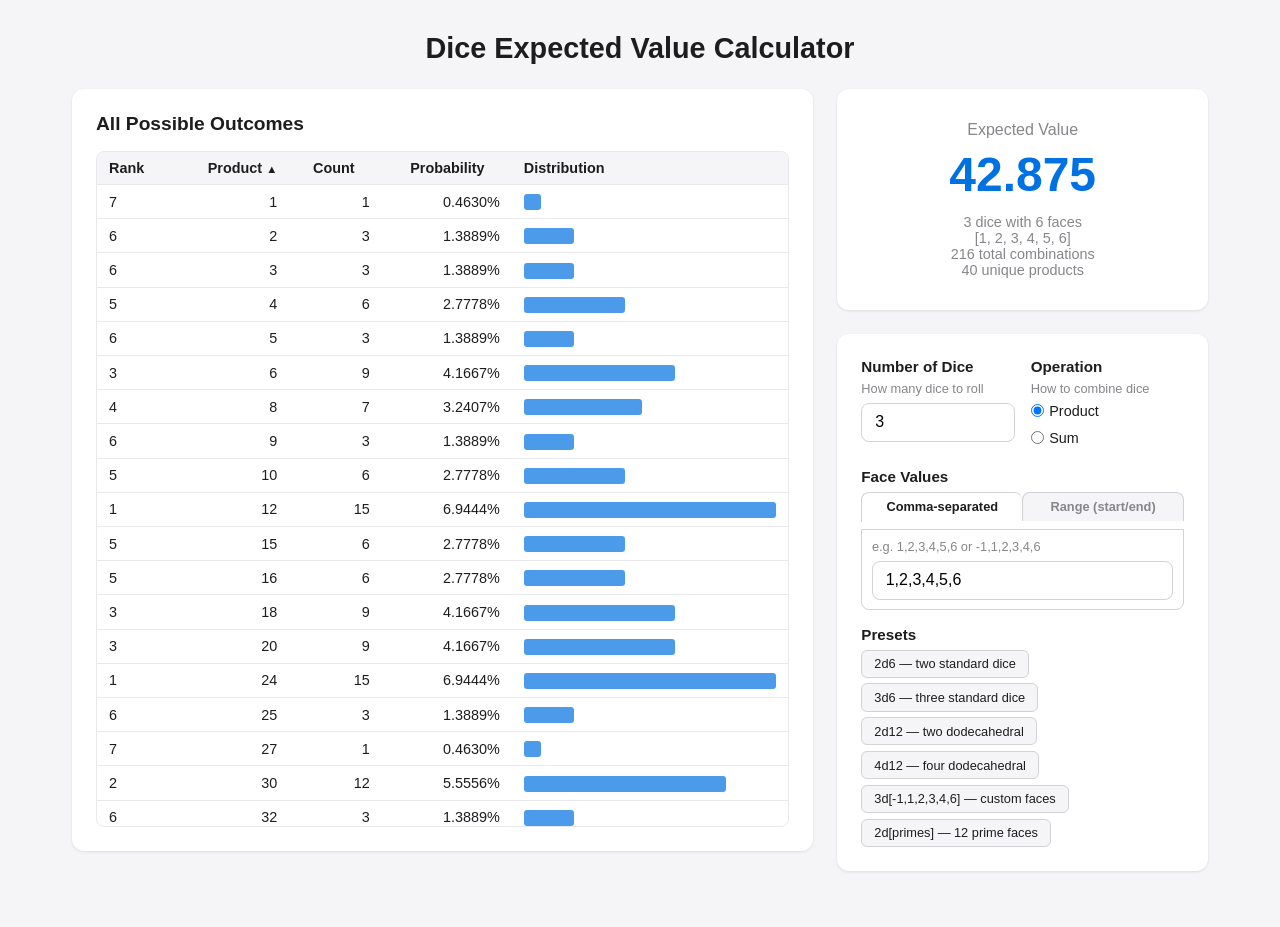
<file: Dices.html>
<!DOCTYPE html>
<html lang="ko">
<head>
<meta charset="UTF-8">
<meta name="viewport" content="width=device-width, initial-scale=1.0">
<title>Dice Expected Value Calculator</title>
<style>
  * { box-sizing: border-box; margin: 0; padding: 0; }
  body {
    font-family: -apple-system, BlinkMacSystemFont, "Segoe UI", Roboto, sans-serif;
    background: #f5f5f7;
    color: #1d1d1f;
    padding: 2rem;
    max-width: 1200px;
    margin: 0 auto;
  }
  h1 {
    font-size: 1.8rem;
    margin-bottom: 1.5rem;
    text-align: center;
  }
  .main-layout {
    display: grid;
    grid-template-columns: 2fr 1fr;
    gap: 1.5rem;
    margin-bottom: 1.5rem;
    align-items: start;
  }
  .right-column {
    order: 2;
    display: flex;
    flex-direction: column;
    gap: 1.5rem;
  }
  .input-section {
    background: #fff;
    border-radius: 12px;
    padding: 1.5rem;
    box-shadow: 0 1px 3px rgba(0,0,0,0.1);
  }
  .input-group {
    margin-bottom: 1rem;
  }
  .input-group:last-child { margin-bottom: 0; }
  label {
    display: block;
    font-weight: 600;
    margin-bottom: 0.4rem;
    font-size: 0.95rem;
  }
  .hint {
    font-size: 0.8rem;
    color: #86868b;
    margin-bottom: 0.4rem;
  }
  input[type="number"], input[type="text"] {
    width: 100%;
    padding: 0.6rem 0.8rem;
    border: 1px solid #d2d2d7;
    border-radius: 8px;
    font-size: 1rem;
    outline: none;
    transition: border-color 0.2s;
  }
  input:focus { border-color: #0071e3; }
  button {
    display: block;
    width: 100%;
    padding: 0.75rem;
    background: #0071e3;
    color: #fff;
    border: none;
    border-radius: 10px;
    font-size: 1rem;
    font-weight: 600;
    cursor: pointer;
    transition: background 0.2s;
    margin-top: 1rem;
  }
  button:hover { background: #0077ed; }
  button:active { background: #006edb; }
  .results-section {
    background: #fff;
    border-radius: 12px;
    padding: 1.5rem;
    box-shadow: 0 1px 3px rgba(0,0,0,0.1);
    order: 1;
    display: none;
  }
  .results-section.visible { display: block; }
  .results-section h2 {
    font-size: 1.2rem;
    margin-bottom: 1rem;
  }
  table {
    width: 100%;
    border-collapse: collapse;
  }
  th, td {
    text-align: right;
    padding: 0.5rem 0.75rem;
    border-bottom: 1px solid #e8e8ed;
    font-size: 0.9rem;
  }
  th {
    font-weight: 600;
    background: #f5f5f7;
    position: sticky;
    top: 0;
    z-index: 1;
    cursor: pointer;
    user-select: none;
    white-space: nowrap;
  }
  th .sort-arrow {
    display: inline-block;
    width: 1em;
    text-align: center;
    font-size: 0.7rem;
    opacity: 0.3;
  }
  th.sorted .sort-arrow { opacity: 1; }
  th:first-child, td:first-child { text-align: left; }
  .table-wrapper {
    max-height: calc(100vh - 14rem);
    overflow-y: auto;
    border: 1px solid #e8e8ed;
    border-radius: 8px;
  }
  .bar-cell {
    text-align: left;
    width: 40%;
  }
  .bar {
    display: inline-block;
    height: 16px;
    background: #0071e3;
    border-radius: 3px;
    vertical-align: middle;
    min-width: 2px;
    opacity: 0.7;
  }
  .expected-section {
    background: #fff;
    border-radius: 12px;
    padding: 2rem;
    box-shadow: 0 1px 3px rgba(0,0,0,0.1);
    text-align: center;
    display: none;
  }
  .expected-section.visible { display: block; }
  .expected-label {
    font-size: 1rem;
    color: #86868b;
    margin-bottom: 0.5rem;
  }
  .expected-value {
    font-size: 3rem;
    font-weight: 700;
    color: #0071e3;
  }
  .summary {
    margin-top: 0.75rem;
    font-size: 0.9rem;
    color: #86868b;
  }
  .presets {
    display: flex;
    flex-direction: column;
    gap: 0.35rem;
    align-items: flex-start;
  }
  .preset-btn {
    display: inline-block;
    width: auto;
    padding: 0.35rem 0.75rem;
    background: #f5f5f7;
    color: #1d1d1f;
    border: 1px solid #d2d2d7;
    border-radius: 6px;
    font-size: 0.8rem;
    font-weight: 500;
    cursor: pointer;
    margin-top: 0;
  }
  .preset-btn:hover { background: #e8e8ed; }
  .tabs {
    display: flex;
    gap: 0;
    margin-bottom: 0.5rem;
  }
  .tab {
    display: inline-block;
    width: auto;
    flex: 1;
    padding: 0.4rem 0.6rem;
    background: #f5f5f7;
    color: #86868b;
    border: 1px solid #d2d2d7;
    border-bottom: none;
    border-radius: 8px 8px 0 0;
    font-size: 0.8rem;
    font-weight: 600;
    cursor: pointer;
    text-align: center;
    margin-top: 0;
  }
  .tab:first-child { border-right: none; }
  .tab.active {
    background: #fff;
    color: #1d1d1f;
    border-bottom: 1px solid #fff;
    margin-bottom: -1px;
    z-index: 1;
  }
  .tab-content {
    border: 1px solid #d2d2d7;
    border-radius: 0 0 8px 8px;
    padding: 0.6rem;
  }
  .tab-pane { display: none; }
  .tab-pane.active { display: block; }
  .range-row {
    display: flex;
    gap: 0.5rem;
    align-items: center;
  }
  .range-row label {
    font-size: 0.85rem;
    font-weight: 500;
    margin-bottom: 0;
    white-space: nowrap;
  }
  .range-row input {
    width: 80px;
  }
  .split-row {
    display: flex;
    gap: 1rem;
    align-items: flex-start;
  }
  .split-row > div { flex: 1; }
  .radio-group {
    display: flex;
    flex-direction: column;
    gap: 0.3rem;
  }
  .radio-group label {
    display: flex;
    align-items: center;
    gap: 0.35rem;
    font-weight: 500;
    font-size: 0.9rem;
    cursor: pointer;
  }
  .radio-group input[type="radio"] {
    width: auto;
    margin: 0;
  }
</style>
</head>
<body>

<h1>Dice Expected Value Calculator</h1>

<div class="main-layout">

<div class="right-column">

<div class="expected-section" id="expectedSection">
  <div class="expected-label">Expected Value</div>
  <div class="expected-value" id="expectedValue"></div>
  <div class="summary" id="summaryText"></div>
</div>

<div class="input-section">
  <div class="input-group">
    <div class="split-row">
      <div>
        <label for="numDice">Number of Dice</label>
        <div class="hint">How many dice to roll</div>
        <input type="number" id="numDice" value="3" min="1" max="10" oninput="calculate()">
      </div>
      <div>
        <label>Operation</label>
        <div class="hint">How to combine dice</div>
        <div class="radio-group">
          <label><input type="radio" name="operation" value="product" checked onchange="calculate()"> Product</label>
          <label><input type="radio" name="operation" value="sum" onchange="calculate()"> Sum</label>
        </div>
      </div>
    </div>
  </div>
  <div class="input-group">
    <label>Face Values</label>
    <div class="tabs">
      <button class="tab active" onclick="switchTab('csv')">Comma-separated</button>
      <button class="tab" onclick="switchTab('range')">Range (start/end)</button>
    </div>
    <div class="tab-content">
      <div class="tab-pane active" id="tabCsv">
        <div class="hint">e.g. 1,2,3,4,5,6 or -1,1,2,3,4,6</div>
        <input type="text" id="faceValues" value="1,2,3,4,5,6" oninput="calculate()">
      </div>
      <div class="tab-pane" id="tabRange">
        <div class="hint">Generate consecutive integers from start to end</div>
        <div class="range-row">
          <label for="rangeStart">Start</label>
          <input type="number" id="rangeStart" value="1" oninput="calculate()">
          <label for="rangeEnd">End</label>
          <input type="number" id="rangeEnd" value="6" oninput="calculate()">
        </div>
      </div>
    </div>
  </div>
  <div class="input-group">
    <label>Presets</label>
    <div class="presets">
      <button class="preset-btn" onclick="applyPreset(2,'1,2,3,4,5,6')">2d6 — two standard dice</button>
      <button class="preset-btn" onclick="applyPreset(3,'1,2,3,4,5,6')">3d6 — three standard dice</button>
      <button class="preset-btn" onclick="applyPreset(2,'1,2,3,4,5,6,7,8,9,10,11,12')">2d12 — two dodecahedral</button>
      <button class="preset-btn" onclick="applyPreset(4,'1,2,3,4,5,6,7,8,9,10,11,12')">4d12 — four dodecahedral</button>
      <button class="preset-btn" onclick="applyPreset(3,'-1,1,2,3,4,6')">3d[-1,1,2,3,4,6] — custom faces</button>
      <button class="preset-btn" onclick="applyPreset(2,'2,3,5,7,11,13,17,19,23,29,31,37')">2d[primes] — 12 prime faces</button>
    </div>
  </div>
</div>

</div><!-- end right-column -->

<div class="results-section" id="resultsSection">
  <h2>All Possible Outcomes</h2>
  <div class="table-wrapper">
    <table>
      <thead>
        <tr>
          <th data-col="rank" onclick="sortTable('rank')">Rank <span class="sort-arrow"></span></th>
          <th data-col="product" id="resultHeader" onclick="sortTable('product')">Product <span class="sort-arrow"></span></th>
          <th data-col="count" onclick="sortTable('count')">Count <span class="sort-arrow"></span></th>
          <th data-col="prob" onclick="sortTable('prob')">Probability <span class="sort-arrow"></span></th>
          <th data-col="dist" class="bar-cell" onclick="sortTable('dist')">Distribution <span class="sort-arrow"></span></th>
        </tr>
      </thead>
      <tbody id="resultsBody"></tbody>
    </table>
  </div>
</div>

</div><!-- end main-layout -->

<script>
let activeTab = 'csv';
let currentRows = [];
let currentMaxCount = 0;
let currentTotalCount = 0;
let sortCol = 'product';
let sortAsc = true;

function switchTab(tab) {
  activeTab = tab;
  document.querySelectorAll('.tab').forEach((el, i) => {
    el.classList.toggle('active', (i === 0 && tab === 'csv') || (i === 1 && tab === 'range'));
  });
  document.getElementById('tabCsv').classList.toggle('active', tab === 'csv');
  document.getElementById('tabRange').classList.toggle('active', tab === 'range');
  calculate();
}

function applyPreset(numDice, faces) {
  document.getElementById('numDice').value = numDice;
  document.getElementById('faceValues').value = faces;
  switchTab('csv');
  calculate();
}

function calculate() {
  const numberOfDice = parseInt(document.getElementById('numDice').value, 10);
  if (isNaN(numberOfDice) || numberOfDice < 1 || numberOfDice > 10) return;

  let faceSetOfDice;
  if (activeTab === 'csv') {
    const facesRaw = document.getElementById('faceValues').value.trim();
    faceSetOfDice = facesRaw.split(',').map(s => s.trim()).filter(s => s !== '').map(Number);
    if (faceSetOfDice.length === 0 || faceSetOfDice.some(isNaN)) return;
  } else {
    const start = parseInt(document.getElementById('rangeStart').value, 10);
    const end = parseInt(document.getElementById('rangeEnd').value, 10);
    if (isNaN(start) || isNaN(end) || start > end) return;
    faceSetOfDice = [];
    for (let i = start; i <= end; i++) faceSetOfDice.push(i);
  }

  const totalCombinations = Math.pow(faceSetOfDice.length, numberOfDice);
  if (totalCombinations > 5_000_000) return;

  const operation = document.querySelector('input[name="operation"]:checked').value;
  const isProduct = operation === 'product';
  const headerEl = document.getElementById('resultHeader');
  headerEl.innerHTML = (isProduct ? 'Product' : 'Sum') + ' <span class="sort-arrow"></span>';
  const rollResultSet = new Map();

  function roll(remaining, acc) {
    if (remaining === 0) {
      rollResultSet.set(acc, (rollResultSet.get(acc) || 0) + 1);
      return;
    }
    for (const face of faceSetOfDice) {
      roll(remaining - 1, isProduct ? acc * face : acc + face);
    }
  }

  roll(numberOfDice, isProduct ? 1 : 0);

  // Sort by product key
  const sorted = Array.from(rollResultSet.entries()).sort((a, b) => a[0] - b[0]);

  // Calculate expected values
  let totalWeighted = 0;
  let totalCount = 0;
  const rows = [];
  for (const [product, count] of sorted) {
    const weighted = product * count;
    totalWeighted += weighted;
    totalCount += count;
    rows.push({ product, count, weighted });
  }

  const expectedValue = totalWeighted / totalCount;
  const maxCount = Math.max(...rows.map(r => r.count));

  // Assign ranks by count descending (same count = same rank)
  const countsSorted = [...new Set(rows.map(r => r.count))].sort((a, b) => b - a);
  const rankMap = new Map();
  countsSorted.forEach((c, i) => rankMap.set(c, i + 1));
  for (const row of rows) {
    row.rank = rankMap.get(row.count);
    row.prob = row.count / totalCount * 100;
  }

  currentRows = rows;
  currentMaxCount = maxCount;
  currentTotalCount = totalCount;
  sortCol = 'product';
  sortAsc = true;
  renderTable();

  // Show results
  document.getElementById('resultsSection').classList.add('visible');
  document.getElementById('expectedSection').classList.add('visible');

  // Format expected value
  const evStr = Number.isInteger(expectedValue)
    ? expectedValue.toLocaleString()
    : expectedValue.toLocaleString(undefined, { minimumFractionDigits: 2, maximumFractionDigits: 6 });
  document.getElementById('expectedValue').textContent = evStr;
  document.getElementById('summaryText').innerHTML =
    `${numberOfDice} dice with ${faceSetOfDice.length} faces<br>[${faceSetOfDice.join(', ')}]<br>${totalCount.toLocaleString()} total combinations<br>${rows.length} unique ${isProduct ? 'products' : 'sums'}`;
}

function renderTable() {
  const tbody = document.getElementById('resultsBody');
  tbody.innerHTML = '';
  for (const row of currentRows) {
    const barWidth = (row.count / currentMaxCount * 100);
    const tr = document.createElement('tr');
    tr.innerHTML =
      `<td>${row.rank}</td>` +
      `<td>${row.product}</td>` +
      `<td>${row.count.toLocaleString()}</td>` +
      `<td>${row.prob.toFixed(4)}%</td>` +
      `<td class="bar-cell"><span class="bar" style="width:${barWidth}%"></span></td>`;
    tbody.appendChild(tr);
  }
  // Update header arrows
  document.querySelectorAll('#resultsSection th').forEach(th => {
    const col = th.dataset.col;
    const arrow = th.querySelector('.sort-arrow');
    if (!col || !arrow) return;
    if (col === sortCol) {
      th.classList.add('sorted');
      arrow.textContent = sortAsc ? '\u25B2' : '\u25BC';
    } else {
      th.classList.remove('sorted');
      arrow.textContent = '';
    }
  });
}

function sortTable(col) {
  if (sortCol === col) {
    sortAsc = !sortAsc;
  } else {
    sortCol = col;
    sortAsc = true;
  }
  const key = (col === 'prob' || col === 'dist') ? 'count' : col;
  currentRows.sort((a, b) => sortAsc ? a[key] - b[key] : b[key] - a[key]);
  renderTable();
}

// Auto-calculate on load
calculate();
</script>

</body>
</html>
</file>
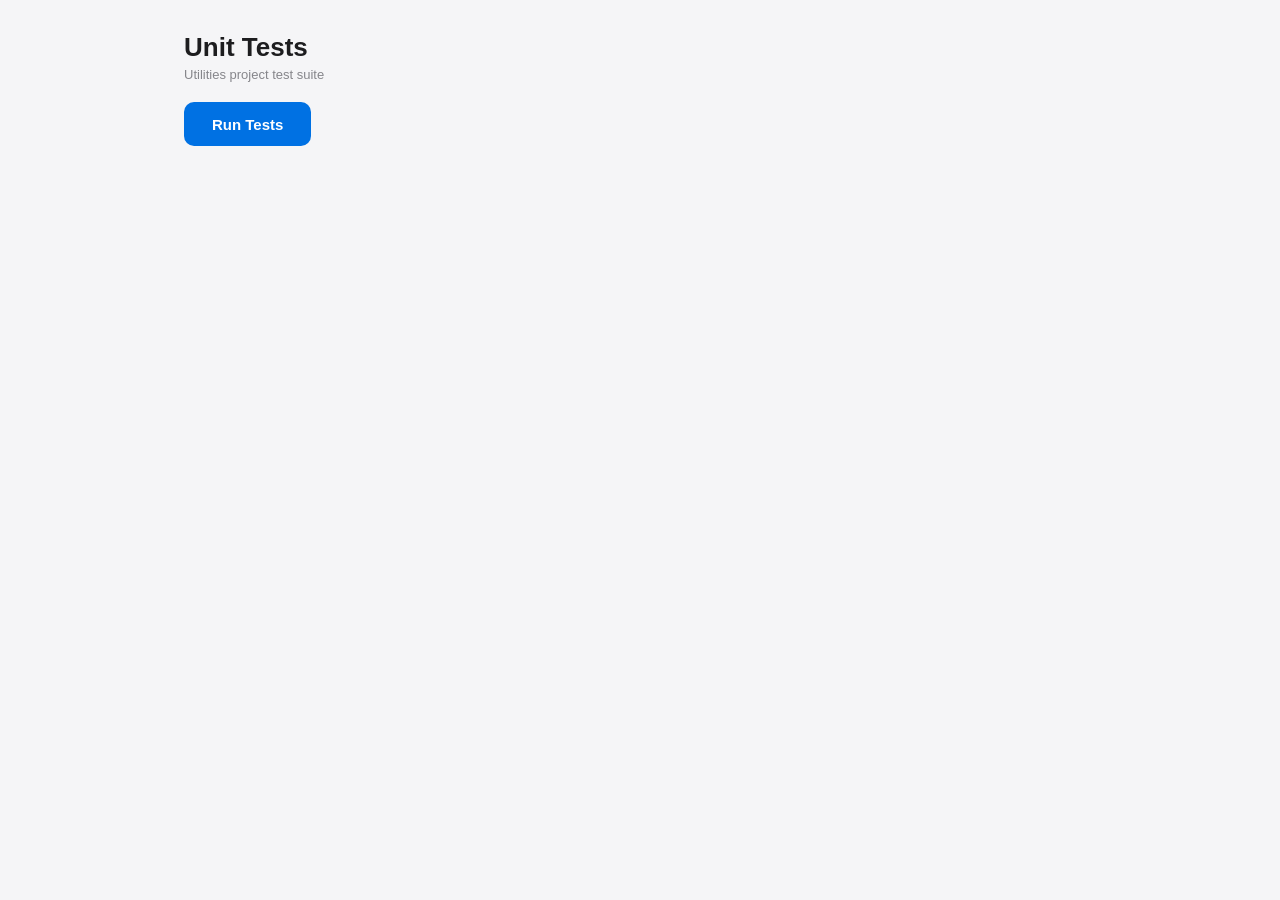
<file: unittest.html>
<!DOCTYPE html>
<html lang="en">
<head>
<meta charset="UTF-8">
<meta name="viewport" content="width=device-width, initial-scale=1.0">
<title>Unit Tests - Utilities</title>
<style>
:root {
  --bg: #f5f5f7; --card: #fff; --text: #1d1d1f; --text2: #86868b;
  --pass: #34c759; --fail: #ff3b30; --border: #e5e5ea; --accent: #0071e3;
}
@media (prefers-color-scheme: dark) {
  :root {
    --bg: #1c1c1e; --card: #2c2c2e; --text: #f5f5f7; --text2: #98989d;
    --pass: #30d158; --fail: #ff453a; --border: #48484a; --accent: #0a84ff;
  }
}
* { margin: 0; padding: 0; box-sizing: border-box; }
body { font-family: -apple-system, BlinkMacSystemFont, 'Segoe UI', Roboto, sans-serif; background: var(--bg); color: var(--text); padding: 32px 24px; max-width: 960px; margin: 0 auto; }
h1 { font-size: 26px; font-weight: 700; margin-bottom: 4px; }
.subtitle { font-size: 13px; color: var(--text2); margin-bottom: 20px; }
.run-btn { height: 44px; padding: 0 28px; border: none; border-radius: 10px; background: var(--accent); color: #fff; font-size: 15px; font-weight: 600; cursor: pointer; margin-bottom: 24px; }
.run-btn:hover { opacity: 0.9; }
.run-btn:disabled { opacity: 0.5; cursor: default; }

.summary { display: flex; gap: 16px; margin-bottom: 20px; font-size: 14px; font-weight: 600; }
.summary .pass { color: var(--pass); }
.summary .fail { color: var(--fail); }

.suite { margin-bottom: 20px; }
.suite-header { font-size: 16px; font-weight: 700; padding: 10px 0; border-bottom: 2px solid var(--border); margin-bottom: 8px; display: flex; align-items: center; gap: 8px; }
.suite-header .badge { font-size: 11px; padding: 2px 8px; border-radius: 10px; font-weight: 600; }
.badge-pass { background: var(--pass); color: #fff; }
.badge-fail { background: var(--fail); color: #fff; }

.test-row { display: flex; align-items: center; gap: 8px; padding: 6px 12px; font-size: 13px; border-bottom: 1px solid var(--border); }
.test-row:hover { background: rgba(128,128,128,0.05); }
.test-icon { font-size: 14px; flex-shrink: 0; width: 20px; text-align: center; }
.test-icon.pass { color: var(--pass); }
.test-icon.fail { color: var(--fail); }
.test-name { flex: 1; }
.test-detail { font-size: 11px; color: var(--fail); font-family: 'SF Mono','Menlo',monospace; max-width: 400px; word-break: break-all; }
.test-time { font-size: 11px; color: var(--text2); font-family: monospace; flex-shrink: 0; }

#output { display: none; }
#output.visible { display: block; }
</style>
</head>
<body>

<h1>Unit Tests</h1>
<p class="subtitle">Utilities project test suite</p>
<button class="run-btn" id="runBtn" onclick="runAllTests()">Run Tests</button>

<div id="output">
  <div class="summary">
    <span>Total: <strong id="totalCount">0</strong></span>
    <span class="pass">Passed: <strong id="passCount">0</strong></span>
    <span class="fail">Failed: <strong id="failCount">0</strong></span>
    <span>Time: <strong id="totalTime">0</strong>ms</span>
  </div>
  <div id="results"></div>
</div>

<!-- Set test flag BEFORE loading any source files -->
<script>window.__UNITTEST__ = true;</script>

<!-- Stubs for DOM-dependent code -->
<script>
// Minimal stubs so source files don't crash on load
(function() {
  var noop = function(){};
  var fakeEl = {
    value:'', textContent:'', innerHTML:'', placeholder:'', hidden:false, disabled:false,
    style:{}, className:'',
    classList: { add:noop, remove:noop, toggle:noop, contains:function(){return false;} },
    addEventListener:noop, setAttribute:noop, getAttribute:function(){return null;},
    appendChild:noop, add:noop, closest:function(){return null;},
    querySelectorAll:function(){return {forEach:noop};}
  };
  var origGetById = document.getElementById.bind(document);
  document.getElementById = function(id) {
    return origGetById(id) || Object.create(fakeEl);
  };
  var origQuerySelector = document.querySelector.bind(document);
  document.querySelector = function(sel) {
    return origQuerySelector(sel) || Object.create(fakeEl);
  };
  window.Option = window.Option || function(t,v){ this.text=t; this.value=v; };
})();
</script>

<!-- Load source files -->
<script src="i18n.js"></script>
<script src="index_lang.js"></script>
<script src="settings.js"></script>
<script src="Dices/DiceCalculator_lang.js"></script>
<script>
// DiceCalculator.js has DOM calls at top level, load only the pure function
function analyticalExpectedValue(faces, numDice, isProduct) {
  var mean = faces.reduce(function(a,b){return a+b;}, 0) / faces.length;
  return isProduct ? Math.pow(mean, numDice) : mean * numDice;
}
</script>
<script src="DayInfo/DayInfo_lang.js"></script>
<script src="DayInfo/DayInfo.js"></script>
<script src="QRGenerator/QRGenerator_lang.js"></script>
<script src="QRGenerator/QRGenerator.js"></script>
<script src="WordCounter/WordCounter_lang.js"></script>
<script src="WordCounter/WordCounter.js"></script>

<script>
/* ══════════════════════════════════════
   Test Runner
   ══════════════════════════════════════ */

var _suites = [];
var _currentSuite = null;

function describe(name, fn) {
  _currentSuite = { name: name, tests: [] };
  _suites.push(_currentSuite);
  fn();
  _currentSuite = null;
}

function it(name, fn) {
  _currentSuite.tests.push({ name: name, fn: fn });
}

function expect(actual) {
  return {
    toBe: function(expected) {
      if (actual !== expected) throw new Error('Expected ' + JSON.stringify(expected) + ', got ' + JSON.stringify(actual));
    },
    toEqual: function(expected) {
      var a = JSON.stringify(actual), b = JSON.stringify(expected);
      if (a !== b) throw new Error('Expected ' + b + ', got ' + a);
    },
    toBeCloseTo: function(expected, precision) {
      var p = precision || 2;
      var diff = Math.abs(actual - expected);
      if (diff > Math.pow(10, -p) / 2) throw new Error('Expected ~' + expected + ', got ' + actual + ' (diff ' + diff + ')');
    },
    toBeTruthy: function() {
      if (!actual) throw new Error('Expected truthy, got ' + JSON.stringify(actual));
    },
    toBeNull: function() {
      if (actual !== null) throw new Error('Expected null, got ' + JSON.stringify(actual));
    },
    toBeGreaterThan: function(n) {
      if (!(actual > n)) throw new Error('Expected > ' + n + ', got ' + actual);
    },
    toBeLessThan: function(n) {
      if (!(actual < n)) throw new Error('Expected < ' + n + ', got ' + actual);
    }
  };
}

function runAllTests() {
  var btn = document.getElementById('runBtn');
  btn.disabled = true;
  btn.textContent = 'Running...';

  // Wait for Settings to be ready
  Settings.ready.then(function() {
    var totalPass = 0, totalFail = 0;
    var startAll = performance.now();
    var resultsEl = document.getElementById('results');
    resultsEl.innerHTML = '';

    for (var s = 0; s < _suites.length; s++) {
      var suite = _suites[s];
      var suiteDiv = document.createElement('div');
      suiteDiv.className = 'suite';
      var suitePass = 0, suiteFail = 0;

      var headerDiv = document.createElement('div');
      headerDiv.className = 'suite-header';
      var headerText = document.createElement('span');
      headerText.textContent = suite.name;
      headerDiv.appendChild(headerText);
      suiteDiv.appendChild(headerDiv);

      for (var t = 0; t < suite.tests.length; t++) {
        var test = suite.tests[t];
        var row = document.createElement('div');
        row.className = 'test-row';

        var icon = document.createElement('span');
        icon.className = 'test-icon';
        var nameSpan = document.createElement('span');
        nameSpan.className = 'test-name';
        nameSpan.textContent = test.name;

        var start = performance.now();
        var error = null;
        try {
          test.fn();
        } catch(e) {
          error = e;
        }
        var elapsed = (performance.now() - start).toFixed(1);

        if (error) {
          suiteFail++; totalFail++;
          icon.textContent = '\u2717'; icon.classList.add('fail');
          var detail = document.createElement('span');
          detail.className = 'test-detail';
          detail.textContent = error.message;
          row.appendChild(icon); row.appendChild(nameSpan); row.appendChild(detail);
        } else {
          suitePass++; totalPass++;
          icon.textContent = '\u2713'; icon.classList.add('pass');
          row.appendChild(icon); row.appendChild(nameSpan);
        }

        var timeSpan = document.createElement('span');
        timeSpan.className = 'test-time';
        timeSpan.textContent = elapsed + 'ms';
        row.appendChild(timeSpan);
        suiteDiv.appendChild(row);
      }

      var badge = document.createElement('span');
      badge.className = 'badge ' + (suiteFail ? 'badge-fail' : 'badge-pass');
      badge.textContent = suitePass + '/' + (suitePass + suiteFail);
      headerDiv.appendChild(badge);

      resultsEl.appendChild(suiteDiv);
    }

    var totalTime = (performance.now() - startAll).toFixed(0);
    document.getElementById('totalCount').textContent = totalPass + totalFail;
    document.getElementById('passCount').textContent = totalPass;
    document.getElementById('failCount').textContent = totalFail;
    document.getElementById('totalTime').textContent = totalTime;
    document.getElementById('output').classList.add('visible');

    btn.disabled = false;
    btn.textContent = 'Run Tests';
  });
}

/* ══════════════════════════════════════
   Test Suites
   ══════════════════════════════════════ */

var D = window._DayInfo || {};

/* ── DayInfo: pad2 / fmtDate / fmtTz ── */
describe('DayInfo - Formatting', function() {
  it('pad2(1) → "01"', function() { expect(D.pad2(1)).toBe('01'); });
  it('pad2(12) → "12"', function() { expect(D.pad2(12)).toBe('12'); });
  it('pad2(0) → "00"', function() { expect(D.pad2(0)).toBe('00'); });

  it('fmtDate(2026, 4, 13) → "2026.04.13"', function() { expect(D.fmtDate(2026,4,13)).toBe('2026.04.13'); });
  it('fmtDate(1, 1, 1) → "1.01.01"', function() { expect(D.fmtDate(1,1,1)).toBe('1.01.01'); });

  it('fmtTz(540) → "UTC+9"', function() { expect(D.fmtTz(540)).toBe('UTC+9'); });
  it('fmtTz(-300) → "UTC-5"', function() { expect(D.fmtTz(-300)).toBe('UTC-5'); });
  it('fmtTz(0) → "UTC+0"', function() { expect(D.fmtTz(0)).toBe('UTC+0'); });
  it('fmtTz(330) → "UTC+5:30"', function() { expect(D.fmtTz(330)).toBe('UTC+5:30'); });
  it('fmtTz(-210) → "UTC-3:30"', function() { expect(D.fmtTz(-210)).toBe('UTC-3:30'); });
});

/* ── DayInfo: Solar days in month ── */
describe('DayInfo - solarDaysInMonth', function() {
  it('January has 31 days', function() { expect(D.solarDaysInMonth(2026,1)).toBe(31); });
  it('February 2026 (non-leap) has 28', function() { expect(D.solarDaysInMonth(2026,2)).toBe(28); });
  it('February 2024 (leap) has 29', function() { expect(D.solarDaysInMonth(2024,2)).toBe(29); });
  it('February 1900 (non-leap) has 28', function() { expect(D.solarDaysInMonth(1900,2)).toBe(28); });
  it('February 2000 (leap/400) has 29', function() { expect(D.solarDaysInMonth(2000,2)).toBe(29); });
  it('April has 30 days', function() { expect(D.solarDaysInMonth(2026,4)).toBe(30); });
  it('December has 31 days', function() { expect(D.solarDaysInMonth(2026,12)).toBe(31); });
});

/* ── DayInfo: Lunar data (table-based) ── */
describe('DayInfo - Lunar Table Data', function() {
  it('leapMonth(2025) exists', function() { expect(D.leapMonth(2025)).toBeGreaterThan(0); });
  it('leapMonth(2026) = 0 (no leap)', function() { expect(D.leapMonth(2026)).toBe(0); });
  it('monthDays returns 29 or 30', function() {
    var d = D.monthDays(2026, 1);
    expect(d === 29 || d === 30).toBe(true);
  });
  it('yearDays(2026) is ~354-355', function() {
    var d = D.yearDays(2026);
    expect(d).toBeGreaterThan(350);
    expect(d).toBeLessThan(390);
  });
});

/* ── DayInfo: Julian Day conversions ── */
describe('DayInfo - Julian Day', function() {
  it('gregorianToJD(2000,1,1) = 2451544.5', function() {
    expect(D.gregorianToJD(2000,1,1)).toBe(2451544.5);
  });
  it('gregorianToJD(1970,1,1) = 2440587.5', function() {
    expect(D.gregorianToJD(1970,1,1)).toBe(2440587.5);
  });
  it('jdToGregorian(2451544.5) = {year:2000,month:1,day:1}', function() {
    var g = D.jdToGregorian(2451544.5);
    expect(g.year).toBe(2000); expect(g.month).toBe(1); expect(g.day).toBe(1);
  });
  it('roundtrip: gregorianToJD → jdToGregorian for 2026-04-13', function() {
    var jd = D.gregorianToJD(2026,4,13);
    var g = D.jdToGregorian(jd);
    expect(g.year).toBe(2026); expect(g.month).toBe(4); expect(g.day).toBe(13);
  });
  it('roundtrip for year 1', function() {
    var jd = D.gregorianToJD(1,1,1);
    var g = D.jdToGregorian(jd);
    expect(g.year).toBe(1); expect(g.month).toBe(1); expect(g.day).toBe(1);
  });
  it('roundtrip for year 5000', function() {
    var jd = D.gregorianToJD(5000,12,31);
    var g = D.jdToGregorian(jd);
    expect(g.year).toBe(5000); expect(g.month).toBe(12); expect(g.day).toBe(31);
  });
});

/* ── DayInfo: Solar ↔ Lunar conversion (table range) ── */
describe('DayInfo - Solar/Lunar Conversion (1900-2100)', function() {
  it('2026-02-17 (Solar) = Lunar 2026-01-01 (Lunar New Year)', function() {
    var l = D.solarToLunar(2026,2,17);
    expect(l).toBeTruthy();
    expect(l.year).toBe(2026); expect(l.month).toBe(1); expect(l.day).toBe(1);
  });
  it('lunarToSolar(2026,1,1,false) = 2026-02-17', function() {
    var s = D.lunarToSolar(2026,1,1,false);
    expect(s.year).toBe(2026); expect(s.month).toBe(2); expect(s.day).toBe(17);
  });
  it('roundtrip: solarToLunar → lunarToSolar for 2026-04-13', function() {
    var l = D.solarToLunar(2026,4,13);
    var s = D.lunarToSolar(l.year, l.month, l.day, l.isLeap);
    expect(s.year).toBe(2026); expect(s.month).toBe(4); expect(s.day).toBe(13);
  });
  it('2025 has a leap month', function() {
    var lm = D.leapMonth(2025);
    expect(lm).toBeGreaterThan(0);
  });
  it('2000-01-01 converts correctly', function() {
    var l = D.solarToLunar(2000,1,1);
    expect(l).toBeTruthy();
    expect(l.year).toBe(1999); expect(l.month).toBe(11); expect(l.day).toBe(25);
  });
});

/* ── DayInfo: Algorithmic conversion (outside 1900-2100) ── */
describe('DayInfo - Algorithmic Conversion (outside table)', function() {
  it('algoSolarToLunar(2101,1,1) returns result with approx flag', function() {
    var l = D.algoSolarToLunar(2101,1,1);
    expect(l).toBeTruthy();
    expect(l.approx).toBe(true);
    // Solar Jan 1 is still lunar previous year (lunar new year is in Feb)
    expect(l.year).toBe(2100);
    expect(l.month).toBeGreaterThan(10);
  });
  it('algoSolarToLunar(1800,6,15) returns result', function() {
    var l = D.algoSolarToLunar(1800,6,15);
    expect(l).toBeTruthy();
    expect(l.approx).toBe(true);
    expect(l.month).toBeGreaterThan(0);
    expect(l.month).toBeLessThan(13);
  });
  it('solarToLunar(2101,3,1) falls through to algorithm', function() {
    var l = D.solarToLunar(2101,3,1);
    expect(l).toBeTruthy();
    expect(l.approx).toBe(true);
  });
  it('algo roundtrip: algoSolarToLunar → algoLunarToSolar', function() {
    var l = D.algoSolarToLunar(2150,6,15);
    if (l) {
      var s = D.algoLunarToSolar(l.year, l.month, l.day, l.isLeap);
      expect(s).toBeTruthy();
      // Allow ±1 day tolerance for algorithm
      var diff = Math.abs(D.gregorianToJD(s.year,s.month,s.day) - D.gregorianToJD(2150,6,15));
      expect(diff).toBeLessThan(2);
    }
  });
});

/* ── DayInfo: New Moon calculation ── */
describe('DayInfo - Astronomical (New Moon)', function() {
  it('calcNewMoon(0) ≈ JD 2451550.26 (Jan 6, 2000 18:14 UT)', function() {
    var jd = D.calcNewMoon(0);
    expect(jd).toBeCloseTo(2451550.26, 1);
  });
  it('solarLon at vernal equinox ≈ 0° (wraps 359-0)', function() {
    var jd = D.gregorianToJD(2026,3,20);
    var lon = D.solarLon(jd);
    // 359.x° is close to 0° (wraps around 360)
    var dist = lon > 180 ? 360 - lon : lon;
    expect(dist).toBeLessThan(1);
  });
});

/* ── Dice: analyticalExpectedValue ── */
describe('Dice - Expected Value', function() {
  it('1d6 sum expected value = 3.5', function() {
    expect(analyticalExpectedValue([1,2,3,4,5,6], 1, false)).toBe(3.5);
  });
  it('2d6 sum expected value = 7', function() {
    expect(analyticalExpectedValue([1,2,3,4,5,6], 2, false)).toBe(7);
  });
  it('3d6 sum expected value = 10.5', function() {
    expect(analyticalExpectedValue([1,2,3,4,5,6], 3, false)).toBe(10.5);
  });
  it('1d6 product expected value = 3.5', function() {
    expect(analyticalExpectedValue([1,2,3,4,5,6], 1, true)).toBe(3.5);
  });
  it('2d6 product expected value = 12.25', function() {
    expect(analyticalExpectedValue([1,2,3,4,5,6], 2, true)).toBeCloseTo(12.25, 2);
  });
  it('coin flip: E[sum of 3] = 1.5', function() {
    expect(analyticalExpectedValue([0,1], 3, false)).toBe(1.5);
  });
});

/* ── I18N ── */
describe('I18N - Translation', function() {
  it('t() returns key when no data', function() {
    expect(I18N.t('nonexistent_key')).toBe('nonexistent_key');
  });
  it('t() with string fallback returns fallback', function() {
    expect(I18N.t('missing_key', 'Fallback')).toBe('Fallback');
  });
  it('register + setLang loads data', function() {
    I18N.register({ test: { hello: 'world' } });
    I18N.setLang('test');
    expect(I18N.t('hello')).toBe('world');
  });
  it('t() with params replaces {placeholders}', function() {
    I18N.register({ test: { greet: 'Hello {name}!' } });
    I18N.setLang('test');
    expect(I18N.t('greet', { name: 'World' })).toBe('Hello World!');
  });
  it('t() with fallback and params', function() {
    I18N.register({ test: { msg: 'Value: {v}' } });
    I18N.setLang('test');
    expect(I18N.t('msg', 'fb', { v: '42' })).toBe('Value: 42');
  });
  it('t() returns array values as-is', function() {
    I18N.register({ test: { arr: [1,2,3] } });
    I18N.setLang('test');
    var r = I18N.t('arr');
    expect(Array.isArray(r)).toBe(true);
    expect(r.length).toBe(3);
  });
});

/* ── QRGenerator ── */
var Q = window._QRGenerator || {};

describe('QRGenerator - detectMode', function() {
  it('empty string → Byte', function() { expect(Q.detectMode('')).toBe('Byte'); });
  it('all digits → Numeric', function() { expect(Q.detectMode('1234567890')).toBe('Numeric'); });
  it('uppercase + digits + space → Alphanumeric', function() {
    expect(Q.detectMode('HELLO WORLD 123')).toBe('Alphanumeric');
  });
  it('alphanumeric symbols ($%*+-./:) → Alphanumeric', function() {
    expect(Q.detectMode('A:B/C.D-E+F*G%H$I')).toBe('Alphanumeric');
  });
  it('lowercase → Byte (alphanumeric mode is uppercase only)', function() {
    expect(Q.detectMode('hello')).toBe('Byte');
  });
  it('Korean chars → Byte', function() { expect(Q.detectMode('안녕하세요')).toBe('Byte'); });
  it('emoji → Byte', function() { expect(Q.detectMode('hi 🎉')).toBe('Byte'); });
  it('https URL → Byte (lowercase)', function() {
    expect(Q.detectMode('https://example.com')).toBe('Byte');
  });
  it('HTTPS URL uppercase → Alphanumeric', function() {
    expect(Q.detectMode('HTTPS://EXAMPLE.COM')).toBe('Alphanumeric');
  });
});

describe('QRGenerator - MODE_LIMITS', function() {
  it('Numeric limit = 5596', function() { expect(Q.MODE_LIMITS.Numeric).toBe(5596); });
  it('Alphanumeric limit = 3391', function() { expect(Q.MODE_LIMITS.Alphanumeric).toBe(3391); });
  it('Byte limit = 2331', function() { expect(Q.MODE_LIMITS.Byte).toBe(2331); });
});

describe('QRGenerator - pad2', function() {
  it('pad2(0) → "00"', function() { expect(Q.pad2(0)).toBe('00'); });
  it('pad2(5) → "05"', function() { expect(Q.pad2(5)).toBe('05'); });
  it('pad2(10) → "10"', function() { expect(Q.pad2(10)).toBe('10'); });
  it('pad2(99) → "99"', function() { expect(Q.pad2(99)).toBe('99'); });
});

describe('QRGenerator - formatDate', function() {
  it('valid ISO → "YYYY-MM-DD HH:MM"', function() {
    var s = Q.formatDate('2026-04-13T09:05:00');
    expect(/^\d{4}-\d{2}-\d{2} \d{2}:\d{2}$/.test(s)).toBe(true);
  });
  it('invalid input → empty string', function() {
    expect(Q.formatDate('not-a-date')).toBe('');
  });
});

describe('QRGenerator - truncateForDisplay', function() {
  it('null/undefined → ""', function() {
    expect(Q.truncateForDisplay(null, 10)).toBe('');
    expect(Q.truncateForDisplay(undefined, 10)).toBe('');
  });
  it('short text returned as-is', function() {
    expect(Q.truncateForDisplay('hello', 10)).toBe('hello');
  });
  it('exact length returned as-is', function() {
    expect(Q.truncateForDisplay('1234567890', 10)).toBe('1234567890');
  });
  it('long text gets ellipsis appended', function() {
    expect(Q.truncateForDisplay('1234567890abc', 10)).toBe('1234567890…');
  });
});

describe('QRGenerator - getDownloadThemeColors', function() {
  it('"light" → black on white', function() {
    var c = Q.getDownloadThemeColors('light');
    expect(c.fg).toBe('#000000');
    expect(c.bg).toBe('#ffffff');
  });
  it('"dark" → white on dark gray', function() {
    var c = Q.getDownloadThemeColors('dark');
    expect(c.fg).toBe('#ffffff');
    expect(c.bg).toBe('#1f1f23');
  });
  it('unknown value falls back to light', function() {
    var c = Q.getDownloadThemeColors('purple');
    expect(c.fg).toBe('#000000');
    expect(c.bg).toBe('#ffffff');
  });
});

describe('QRGenerator - buildSVGString', function() {
  it('produces an SVG element with correct dimensions', function() {
    var matrix = [[true, false], [false, true]];
    var svg = Q.buildSVGString(matrix, '#000', '#fff', 8, 4);
    // size = (2 + 4*2) * 8 = 80
    expect(svg.indexOf('<svg') === 0).toBe(true);
    expect(svg.indexOf('width="80"') > -1).toBe(true);
    expect(svg.indexOf('height="80"') > -1).toBe(true);
    expect(svg.indexOf('viewBox="0 0 80 80"') > -1).toBe(true);
  });
  it('emits one rect per dark module plus the background rect', function() {
    var matrix = [[true, false], [false, true]];
    var svg = Q.buildSVGString(matrix, '#000', '#fff', 8, 4);
    var rectCount = (svg.match(/<rect /g) || []).length;
    // 1 background + 2 dark modules = 3
    expect(rectCount).toBe(3);
  });
  it('places dark modules at margin-offset coordinates', function() {
    var matrix = [[true]];
    var svg = Q.buildSVGString(matrix, '#000', '#fff', 8, 4);
    // module (0,0) → x=4*8=32, y=32
    expect(svg.indexOf('x="32" y="32" width="8" height="8"') > -1).toBe(true);
  });
  it('uses the supplied fg/bg colors', function() {
    var matrix = [[true]];
    var svg = Q.buildSVGString(matrix, '#abcdef', '#123456', 8, 4);
    expect(svg.indexOf('fill="#123456"') > -1).toBe(true);
    expect(svg.indexOf('fill="#abcdef"') > -1).toBe(true);
  });
  it('produces no module rects for an all-light matrix', function() {
    var matrix = [[false, false], [false, false]];
    var svg = Q.buildSVGString(matrix, '#000', '#fff', 8, 4);
    var rectCount = (svg.match(/<rect /g) || []).length;
    // background rect only
    expect(rectCount).toBe(1);
  });
});

describe('QRGenerator - computeAddRecent', function() {
  it('adds new item to front', function() {
    var out = Q.computeAddRecent([], 'hello', '2026-04-13T00:00:00Z', 5);
    expect(out.length).toBe(1);
    expect(out[0].text).toBe('hello');
    expect(out[0].date).toBe('2026-04-13T00:00:00Z');
  });
  it('trims whitespace before storing', function() {
    var out = Q.computeAddRecent([], '  hello  ', '2026-04-13T00:00:00Z', 5);
    expect(out[0].text).toBe('hello');
  });
  it('empty / whitespace text returns list unchanged', function() {
    var list = [{ text: 'a', date: 'x' }];
    expect(Q.computeAddRecent(list, '', null, 5).length).toBe(1);
    expect(Q.computeAddRecent(list, '   ', null, 5).length).toBe(1);
  });
  it('dedups by text and moves to front', function() {
    var list = [
      { text: 'a', date: '2026-01-01T00:00:00Z' },
      { text: 'b', date: '2026-01-02T00:00:00Z' },
    ];
    var out = Q.computeAddRecent(list, 'a', '2026-01-03T00:00:00Z', 5);
    expect(out.length).toBe(2);
    expect(out[0].text).toBe('a');
    expect(out[0].date).toBe('2026-01-03T00:00:00Z');
    expect(out[1].text).toBe('b');
  });
  it('caps at max length, dropping the oldest', function() {
    var list = [
      { text: '1', date: 'd1' }, { text: '2', date: 'd2' },
      { text: '3', date: 'd3' }, { text: '4', date: 'd4' },
      { text: '5', date: 'd5' },
    ];
    var out = Q.computeAddRecent(list, 'new', 'dn', 5);
    expect(out.length).toBe(5);
    expect(out[0].text).toBe('new');
    expect(out[4].text).toBe('4');
  });
  it('does not mutate the input list', function() {
    var list = [{ text: 'a', date: 'd' }];
    Q.computeAddRecent(list, 'b', 'd2', 5);
    expect(list.length).toBe(1);
    expect(list[0].text).toBe('a');
  });
});

/* ── WordCounter ── */
var W = window._WordCounter || {};

describe('WordCounter - countWords', function() {
  it('empty string → 0', function() { expect(W.countWords('')).toBe(0); });
  it('whitespace only → 0', function() { expect(W.countWords('  \n\t  ')).toBe(0); });
  it('English with punctuation', function() { expect(W.countWords('Hello, world!')).toBe(2); });
  it('Korean words separated by spaces', function() {
    expect(W.countWords('안녕하세요, 반갑습니다.')).toBe(2);
  });
  it('hyphenated word counts once', function() { expect(W.countWords('a well-known fact')).toBe(3); });
  it('spaced dash is not a word', function() { expect(W.countWords('a - b')).toBe(2); });
  it('emoji alone is not a word', function() { expect(W.countWords('👍 🎉')).toBe(0); });
  it('newlines separate words', function() { expect(W.countWords('one\ntwo\r\nthree')).toBe(3); });
  it('Japanese without spaces is segmented (Intl.Segmenter only)', function() {
    if (!W.HAS_SEGMENTER) return;
    expect(W.countWords('これはペンです')).toBeGreaterThan(1);
  });
});

describe('WordCounter - countWordsBySpace (fallback)', function() {
  it('empty → 0', function() { expect(W.countWordsBySpace('')).toBe(0); });
  it('splits on whitespace', function() { expect(W.countWordsBySpace(' one  two\nthree ')).toBe(3); });
  it('ignores punctuation-only tokens', function() { expect(W.countWordsBySpace('a - b — !!')).toBe(2); });
  it('keeps hyphenated tokens whole', function() { expect(W.countWordsBySpace('well-known')).toBe(1); });
});

describe('WordCounter - countCharacters', function() {
  it('empty → 0', function() { expect(W.countCharacters('')).toBe(0); });
  it('ASCII', function() { expect(W.countCharacters('Hello world')).toBe(11); });
  it('Korean syllables count 1 each', function() { expect(W.countCharacters('안녕하세요 세계')).toBe(8); });
  it('whitespace and newlines are characters', function() { expect(W.countCharacters('a\nb c')).toBe(5); });
  it('astral emoji counts 1 (not 2 UTF-16 units)', function() { expect(W.countCharacters('😀')).toBe(1); });
  it('ZWJ family emoji counts 1 (Intl.Segmenter only)', function() {
    if (!W.HAS_SEGMENTER) return;
    expect(W.countCharacters('👨‍👩‍👧')).toBe(1);
  });
  it('combining accent counts 1 (Intl.Segmenter only)', function() {
    if (!W.HAS_SEGMENTER) return;
    expect(W.countCharacters('é')).toBe(1);
  });
});

describe('WordCounter - countCharactersNoSpaces', function() {
  it('empty → 0', function() { expect(W.countCharactersNoSpaces('')).toBe(0); });
  it('whitespace only → 0', function() { expect(W.countCharactersNoSpaces(' \t\r\n ')).toBe(0); });
  it('excludes spaces, tabs and line breaks', function() {
    expect(W.countCharactersNoSpaces('a b\tc\nd\r\ne')).toBe(5);
  });
  it('Korean', function() { expect(W.countCharactersNoSpaces('안녕하세요 세계')).toBe(7); });
  it('excludes NBSP and full-width (U+3000) space', function() {
    expect(W.countCharactersNoSpaces('a b　c')).toBe(3);
  });
  it('punctuation is kept', function() { expect(W.countCharactersNoSpaces('Hi, there!')).toBe(9); });
  it('emoji counts as a character', function() { expect(W.countCharactersNoSpaces('😀 😀')).toBe(2); });
  it('ZWJ family emoji counts 1 (Intl.Segmenter only)', function() {
    if (!W.HAS_SEGMENTER) return;
    expect(W.countCharactersNoSpaces(' 👨‍👩‍👧 ')).toBe(1);
  });
});

describe('WordCounter - countBytes (UTF-8)', function() {
  it('empty → 0', function() { expect(W.countBytes('')).toBe(0); });
  it('ASCII = 1 byte each', function() { expect(W.countBytes('Hello world')).toBe(11); });
  it('Latin-1 accent = 2 bytes', function() { expect(W.countBytes('é')).toBe(2); });
  it('Hangul = 3 bytes each', function() { expect(W.countBytes('안녕하세요 세계')).toBe(22); });
  it('astral emoji = 4 bytes', function() { expect(W.countBytes('😀')).toBe(4); });
  it('ZWJ family emoji = 18 bytes', function() { expect(W.countBytes('👨‍👩‍👧')).toBe(18); });
  it('lone surrogate encodes as U+FFFD (3 bytes)', function() { expect(W.countBytes('\uD800')).toBe(3); });
});

describe('WordCounter - computeStats / toLocaleTag', function() {
  it('returns all counts', function() {
    expect(W.computeStats('Hi 안녕')).toEqual({ words: 2, chars: 5, charsNoSpaces: 4, bytes: 9 });
  });
  it('empty text → all zero', function() {
    expect(W.computeStats('')).toEqual({ words: 0, chars: 0, charsNoSpaces: 0, bytes: 0 });
  });
  it('jp → ja', function() { expect(W.toLocaleTag('jp')).toBe('ja'); });
  it('ko → ko', function() { expect(W.toLocaleTag('ko')).toBe('ko'); });
  it('missing → en', function() { expect(W.toLocaleTag(undefined)).toBe('en'); });
});

/* ── Settings ── */
describe('Settings - get/set', function() {
  it('get("lang") returns a string', function() {
    var v = Settings.get('lang');
    expect(typeof v).toBe('string');
  });
  it('set and get nested path', function() {
    Settings.set('_test.nested.value', 42);
    expect(Settings.get('_test.nested.value')).toBe(42);
  });
  it('get non-existent path returns undefined', function() {
    expect(Settings.get('this.does.not.exist')).toBe(undefined);
  });
  it('get() with no args returns full data object', function() {
    var all = Settings.get();
    expect(typeof all).toBe('object');
    expect(all.lang).toBeTruthy();
  });
});

</script>
</body>
</html>
</file>
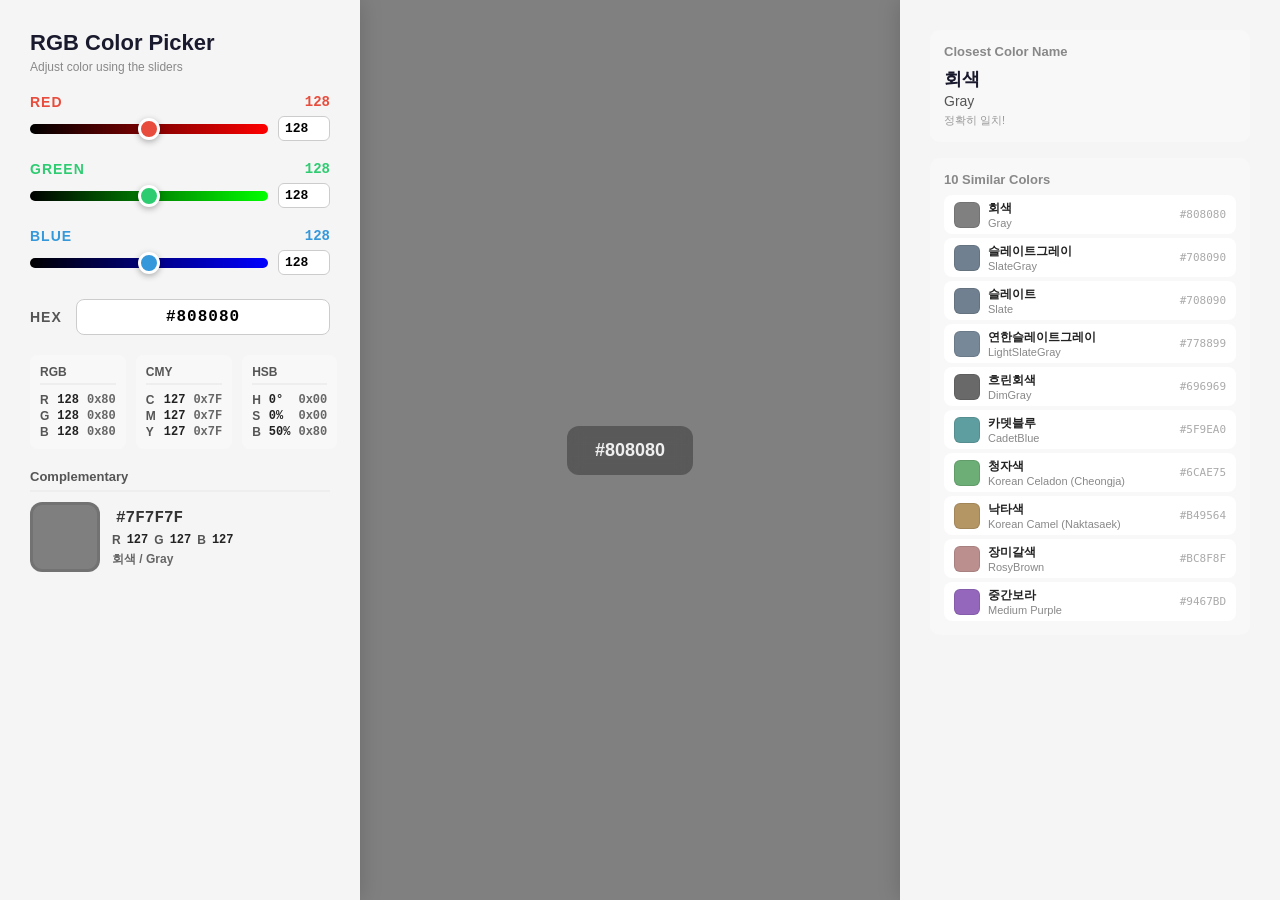
<file: ColorPicker/ColorPicker.html>
<!DOCTYPE html>
<html lang="en">
<head>
<meta charset="UTF-8">
<meta name="viewport" content="width=device-width, initial-scale=1.0">
<title>RGB Color Picker</title>
<link rel="stylesheet" href="ColorPicker.css">
</head>
<body>

<div class="panel left-panel">
  <div>
    <h1 data-i18n="title">RGB Color Picker</h1>
    <p class="subtitle" data-i18n="subtitle">Adjust color using the sliders</p>
  </div>

  <div class="slider-group">
    <div class="slider-item">
      <div class="slider-header">
        <span class="slider-label color-r" data-i18n="red">RED</span>
        <span class="slider-value color-r" id="valR">128</span>
      </div>
      <div class="slider-input-row">
        <input type="range" id="sliderR" min="0" max="255" value="128">
        <input type="number" class="num-input" id="numR" min="0" max="255" value="128">
      </div>
    </div>
    <div class="slider-item">
      <div class="slider-header">
        <span class="slider-label color-g" data-i18n="green">GREEN</span>
        <span class="slider-value color-g" id="valG">128</span>
      </div>
      <div class="slider-input-row">
        <input type="range" id="sliderG" min="0" max="255" value="128">
        <input type="number" class="num-input" id="numG" min="0" max="255" value="128">
      </div>
    </div>
    <div class="slider-item">
      <div class="slider-header">
        <span class="slider-label color-b" data-i18n="blue">BLUE</span>
        <span class="slider-value color-b" id="valB">128</span>
      </div>
      <div class="slider-input-row">
        <input type="range" id="sliderB" min="0" max="255" value="128">
        <input type="number" class="num-input" id="numB" min="0" max="255" value="128">
      </div>
    </div>
    <div class="hex-input-row">
      <label for="hexInput" class="hex-input-label">HEX</label>
      <input type="text" id="hexInput" class="hex-input" maxlength="7" value="#808080" spellcheck="false" autocomplete="off">
    </div>
  </div>

  <div class="info-sections">
    <div class="info-section" data-copy-type="rgb" data-i18n-title="click_to_copy" title="Click to copy">
      <h2 data-i18n="rgb">RGB</h2>
      <div class="info-grid">
        <span class="info-label">R</span><span class="info-val" id="rgbR">128</span><span class="info-hex" id="rgbRh">80</span>
        <span class="info-label">G</span><span class="info-val" id="rgbG">128</span><span class="info-hex" id="rgbGh">80</span>
        <span class="info-label">B</span><span class="info-val" id="rgbB">128</span><span class="info-hex" id="rgbBh">80</span>
      </div>
    </div>
    <div class="info-section" data-copy-type="cmy" data-i18n-title="click_to_copy" title="Click to copy">
      <h2 data-i18n="cmy">CMY</h2>
      <div class="info-grid">
        <span class="info-label">C</span><span class="info-val" id="cmyC">127</span><span class="info-hex" id="cmyCh">7F</span>
        <span class="info-label">M</span><span class="info-val" id="cmyM">127</span><span class="info-hex" id="cmyMh">7F</span>
        <span class="info-label">Y</span><span class="info-val" id="cmyY">127</span><span class="info-hex" id="cmyYh">7F</span>
      </div>
    </div>
    <div class="info-section" data-copy-type="hsb" data-i18n-title="click_to_copy" title="Click to copy">
      <h2 data-i18n="hsb">HSB</h2>
      <div class="info-grid">
        <span class="info-label">H</span><span class="info-val" id="hsbH">0°</span><span class="info-hex" id="hsbHh">-</span>
        <span class="info-label">S</span><span class="info-val" id="hsbS">0%</span><span class="info-hex" id="hsbSh">-</span>
        <span class="info-label">B</span><span class="info-val" id="hsbB">50%</span><span class="info-hex" id="hsbBh">-</span>
      </div>
    </div>
  </div>

  <div class="complementary-group">
    <h2 data-i18n="complementary">Complementary</h2>
    <div class="complementary-row">
      <div class="color-preview" id="compPreview"></div>
      <div class="complementary-info">
        <div class="hex-display" id="compHex" data-i18n-title="click_to_copy" title="Click to copy">#7F7F7F</div>
        <div class="comp-details">
          <span class="info-label">R</span><span class="info-val" id="compR">127</span>
          <span class="info-label">G</span><span class="info-val" id="compG">127</span>
          <span class="info-label">B</span><span class="info-val" id="compB">127</span>
        </div>
        <div class="comp-name" id="compName">Gray</div>
      </div>
    </div>
  </div>
</div>

<div class="center" id="bgArea">
  <div class="center-label" id="centerLabel" data-i18n-title="click_to_copy" title="Click to copy">#808080</div>
</div>

<div class="panel right-panel">
  <div class="color-name-box">
    <h3 data-i18n="closest_name">Closest Color Name</h3>
    <div class="name-exact" id="nameKo"></div>
    <div class="name-sub" id="nameEn"></div>
    <div class="name-distance" id="nameDist"></div>
  </div>
  <div class="color-name-box">
    <h3 data-i18n="similar_10">10 Similar Colors</h3>
    <div class="nearest-list" id="nearestList"></div>
  </div>
</div>

<div class="copy-toast" id="toast" data-i18n="copied">Copied to clipboard!</div>

<script src="../i18n.js"></script>
<script src="ColorPicker_lang.js"></script>
<script src="../settings.js"></script>
<script src="ColorPicker.js"></script>

</body>
</html>
</file>
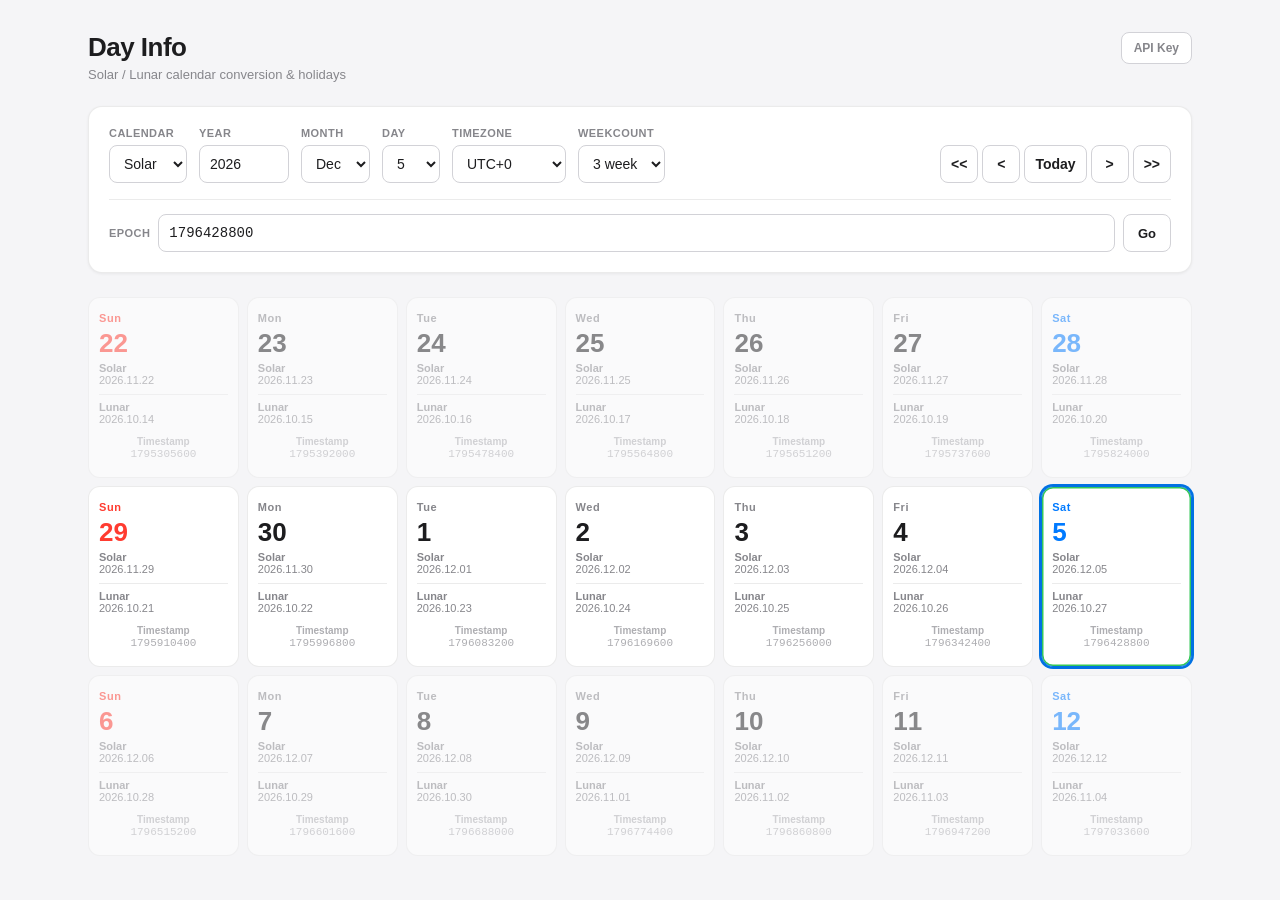
<file: DayInfo/DayInfo.html>
<!DOCTYPE html>
<html lang="en">
<head>
<meta charset="UTF-8">
<meta name="viewport" content="width=device-width, initial-scale=1.0">
<title>Day Info</title>
<link rel="stylesheet" href="DayInfo.css">
</head>
<body>

<div class="container">
  <header class="header-row">
    <div>
      <h1 data-i18n="title">Day Info</h1>
      <p class="subtitle" data-i18n="subtitle">Solar / Lunar calendar conversion & holidays</p>
    </div>
    <button type="button" id="btnApiKey" class="btn-key" data-i18n-aria="aria_api_key" aria-label="API service key settings" data-i18n="api_key">API Key</button>
  </header>

  <div class="input-bar" role="group" data-i18n-aria="aria_date_input" aria-label="Date input">
    <div class="input-field">
      <label for="calType" data-i18n="calendar">Calendar</label>
      <select id="calType" data-i18n-aria="aria_calendar_type" aria-label="Calendar type">
        <option value="solar" data-i18n="solar">Solar</option>
        <option value="lunar" data-i18n="lunar">Lunar</option>
      </select>
    </div>
    <div class="input-field">
      <label for="yearInput" data-i18n="year">Year</label>
      <input type="number" id="yearInput" data-i18n-aria="aria_year" aria-label="Year">
    </div>
    <div class="input-field">
      <label for="monthSelect" data-i18n="month">Month</label>
      <select id="monthSelect" data-i18n-aria="aria_month" aria-label="Month"></select>
    </div>
    <div class="input-field">
      <label for="daySelect" data-i18n="day">Day</label>
      <select id="daySelect" data-i18n-aria="aria_day" aria-label="Day"></select>
    </div>
    <div class="input-field">
      <label for="tzSelect" data-i18n="timezone">Timezone</label>
      <select id="tzSelect" data-i18n-aria="aria_timezone" aria-label="Timezone"></select>
    </div>
    <div class="input-field">
      <label for="weekCount" data-i18n="week_count">WeekCount</label>
      <select id="weekCount" data-i18n-aria="aria_week_count" aria-label="Week count">
        <option value="3" data-i18n="week_3">3 week</option>
        <option value="5" data-i18n="week_5">5 week</option>
        <option value="7" data-i18n="week_7">7 week</option>
      </select>
    </div>
    <div class="input-field leap-field" id="leapField" hidden>
      <label for="leapCheck">
        <input type="checkbox" id="leapCheck" data-i18n-aria="aria_leap_month" aria-label="Leap month">
        <span data-i18n="leap">Leap</span>
      </label>
    </div>
    <div class="nav-buttons" role="group" data-i18n-aria="aria_date_nav" aria-label="Date navigation">
      <button type="button" id="btnPrevWeek" data-i18n-aria="aria_prev_week" aria-label="Previous week">&lt;&lt;</button>
      <button type="button" id="btnPrev" data-i18n-aria="aria_prev_day" aria-label="Previous day">&lt;</button>
      <button type="button" id="btnToday" data-i18n-aria="aria_go_today" aria-label="Go to today" data-i18n="today">Today</button>
      <button type="button" id="btnNext" data-i18n-aria="aria_next_day" aria-label="Next day">&gt;</button>
      <button type="button" id="btnNextWeek" data-i18n-aria="aria_next_week" aria-label="Next week">&gt;&gt;</button>
    </div>
    <div class="epoch-row">
      <label for="epochInput" data-i18n="epoch">Epoch</label>
      <input type="text" id="epochInput" inputmode="numeric" data-i18n-placeholder="epoch_placeholder" placeholder="e.g. 1744473600" data-i18n-aria="aria_epoch" aria-label="Epoch timestamp">
      <button type="button" id="btnEpochGo" data-i18n-aria="aria_apply_epoch" aria-label="Apply epoch" data-i18n="go">Go</button>
      <div class="epoch-error" id="epochError" hidden></div>
    </div>
  </div>

  <div class="info-banner" id="infoBanner" role="alert" hidden></div>

  <section class="week-section" data-i18n-aria="aria_weekly_calendar" aria-label="Weekly calendar">
    <div class="week-grid" id="weekGrid"></div>
  </section>
</div>

<div class="toast" id="toast"></div>

<script src="../i18n.js"></script>
<script src="DayInfo_lang.js"></script>
<script src="../settings.js"></script>
<script src="DayInfo.js"></script>
</body>
</html>
</file>
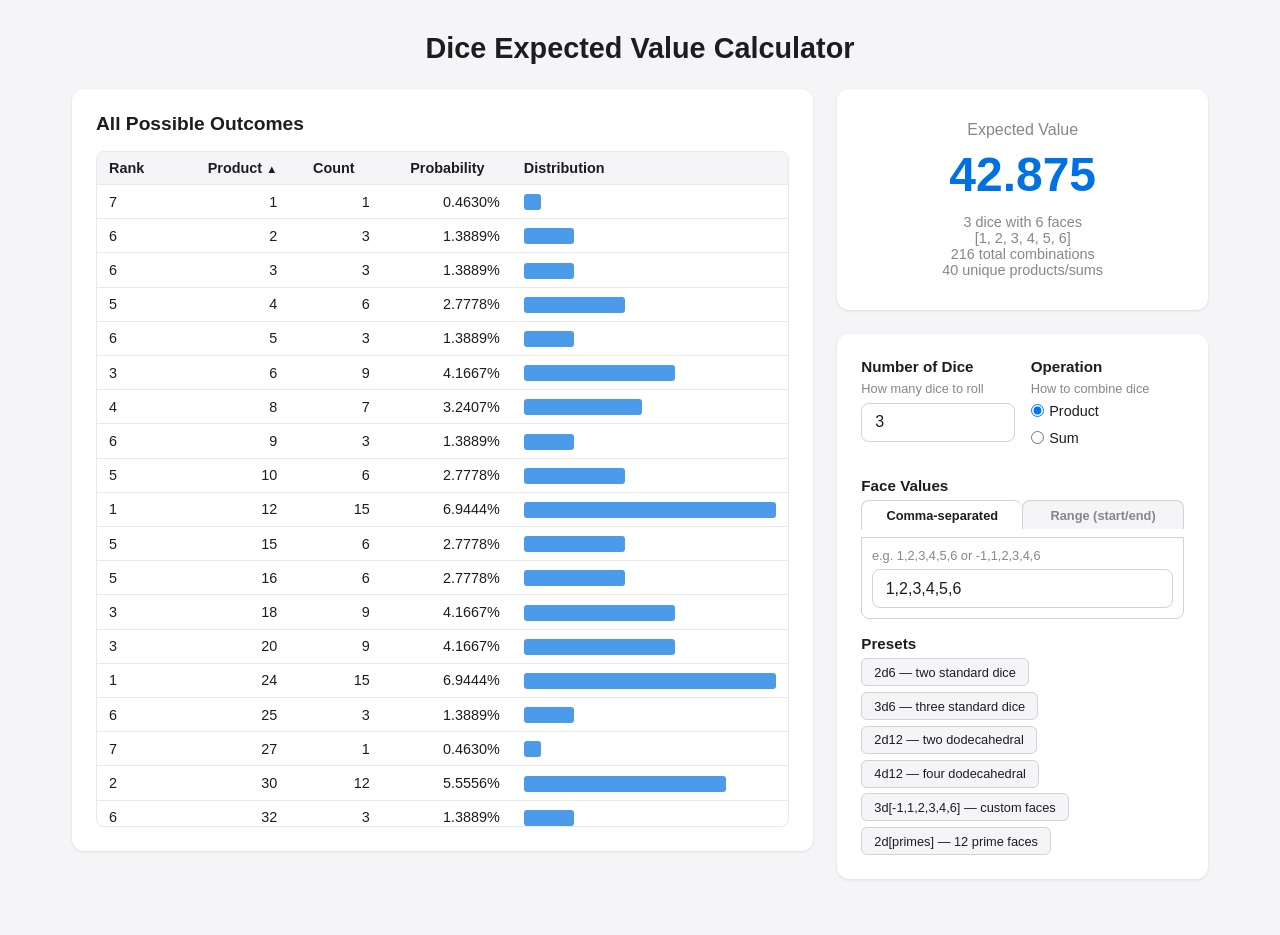
<file: Dices/DiceCalculator.html>
<!DOCTYPE html>
<html lang="en">
<head>
<meta charset="UTF-8">
<meta name="viewport" content="width=device-width, initial-scale=1.0">
<title>Dice Expected Value Calculator</title>
<link rel="stylesheet" href="DiceCalculator.css">
</head>
<body>

<h1 data-i18n="title">Dice Expected Value Calculator</h1>

<div class="main-layout">

<div class="right-column">

<div class="expected-section" id="expectedSection">
  <div class="expected-label" data-i18n="expected_value">Expected Value</div>
  <div class="expected-value" id="expectedValue"></div>
  <div class="summary" id="summaryText"></div>
</div>

<div class="input-section">
  <div class="input-group">
    <div class="split-row">
      <div>
        <label for="numDice" data-i18n="num_dice">Number of Dice</label>
        <div class="hint" data-i18n="num_dice_hint">How many dice to roll</div>
        <input type="number" id="numDice" value="3" min="1" max="20" oninput="calculate()">
        <div class="error-msg" id="diceError"></div>
      </div>
      <div>
        <label data-i18n="operation">Operation</label>
        <div class="hint" data-i18n="operation_hint">How to combine dice</div>
        <div class="radio-group">
          <label><input type="radio" name="operation" value="product" checked onchange="calculate()"> <span data-i18n="op_product">Product</span></label>
          <label><input type="radio" name="operation" value="sum" onchange="calculate()"> <span data-i18n="op_sum">Sum</span></label>
        </div>
      </div>
    </div>
  </div>
  <div class="input-group">
    <label data-i18n="face_values">Face Values</label>
    <div class="tabs">
      <button class="tab active" onclick="switchTab('csv')" data-i18n="face_values_hint">Comma-separated</button>
      <button class="tab" onclick="switchTab('range')" data-i18n="range_label">Range (start/end)</button>
    </div>
    <div class="tab-content">
      <div class="tab-pane active" id="tabCsv">
        <div class="hint">e.g. 1,2,3,4,5,6 or -1,1,2,3,4,6</div>
        <input type="text" id="faceValues" value="1,2,3,4,5,6" oninput="calculate()">
      </div>
      <div class="tab-pane" id="tabRange">
        <div class="hint" data-i18n="range_hint">Generate consecutive integers from start to end</div>
        <div class="range-row">
          <label for="rangeStart">Start</label>
          <input type="number" id="rangeStart" value="1" oninput="calculate()">
          <label for="rangeEnd">End</label>
          <input type="number" id="rangeEnd" value="6" oninput="calculate()">
        </div>
      </div>
    </div>
  </div>
  <div class="input-group">
    <label data-i18n="presets">Presets</label>
    <div class="presets">
      <button class="preset-btn" onclick="applyPreset(2,'1,2,3,4,5,6')" data-i18n="preset_2d6">2d6 — two standard dice</button>
      <button class="preset-btn" onclick="applyPreset(3,'1,2,3,4,5,6')" data-i18n="preset_3d6">3d6 — three standard dice</button>
      <button class="preset-btn" onclick="applyPreset(2,'1,2,3,4,5,6,7,8,9,10,11,12')" data-i18n="preset_2d12">2d12 — two dodecahedral</button>
      <button class="preset-btn" onclick="applyPreset(4,'1,2,3,4,5,6,7,8,9,10,11,12')" data-i18n="preset_4d12">4d12 — four dodecahedral</button>
      <button class="preset-btn" onclick="applyPreset(3,'-1,1,2,3,4,6')" data-i18n="preset_custom">3d[-1,1,2,3,4,6] — custom faces</button>
      <button class="preset-btn" onclick="applyPreset(2,'2,3,5,7,11,13,17,19,23,29,31,37')" data-i18n="preset_primes">2d[primes] — 12 prime faces</button>
    </div>
  </div>
</div>

</div><!-- end right-column -->

<div class="results-section" id="resultsSection">
  <h2 data-i18n="all_outcomes">All Possible Outcomes</h2>
  <div class="table-wrapper">
    <table>
      <thead>
        <tr>
          <th data-col="rank" onclick="sortTable('rank')"><span data-i18n="rank">Rank</span> <span class="sort-arrow"></span></th>
          <th data-col="product" id="resultHeader" onclick="sortTable('product')"><span data-i18n="op_product">Product</span> <span class="sort-arrow"></span></th>
          <th data-col="count" onclick="sortTable('count')"><span data-i18n="count">Count</span> <span class="sort-arrow"></span></th>
          <th data-col="prob" onclick="sortTable('prob')"><span data-i18n="probability">Probability</span> <span class="sort-arrow"></span></th>
          <th data-col="dist" class="bar-cell" onclick="sortTable('dist')"><span data-i18n="distribution">Distribution</span> <span class="sort-arrow"></span></th>
        </tr>
      </thead>
      <tbody id="resultsBody"></tbody>
    </table>
  </div>
</div>

</div><!-- end main-layout -->

<div class="loading-overlay" id="loadingOverlay">
  <div class="loading-spinner"></div>
  <div class="loading-text" data-i18n="calculating">Calculating...</div>
</div>

<script src="../i18n.js"></script>
<script src="DiceCalculator_lang.js"></script>
<script src="../settings.js"></script>
<script src="DiceCalculator.js"></script>

</body>
</html>
</file>
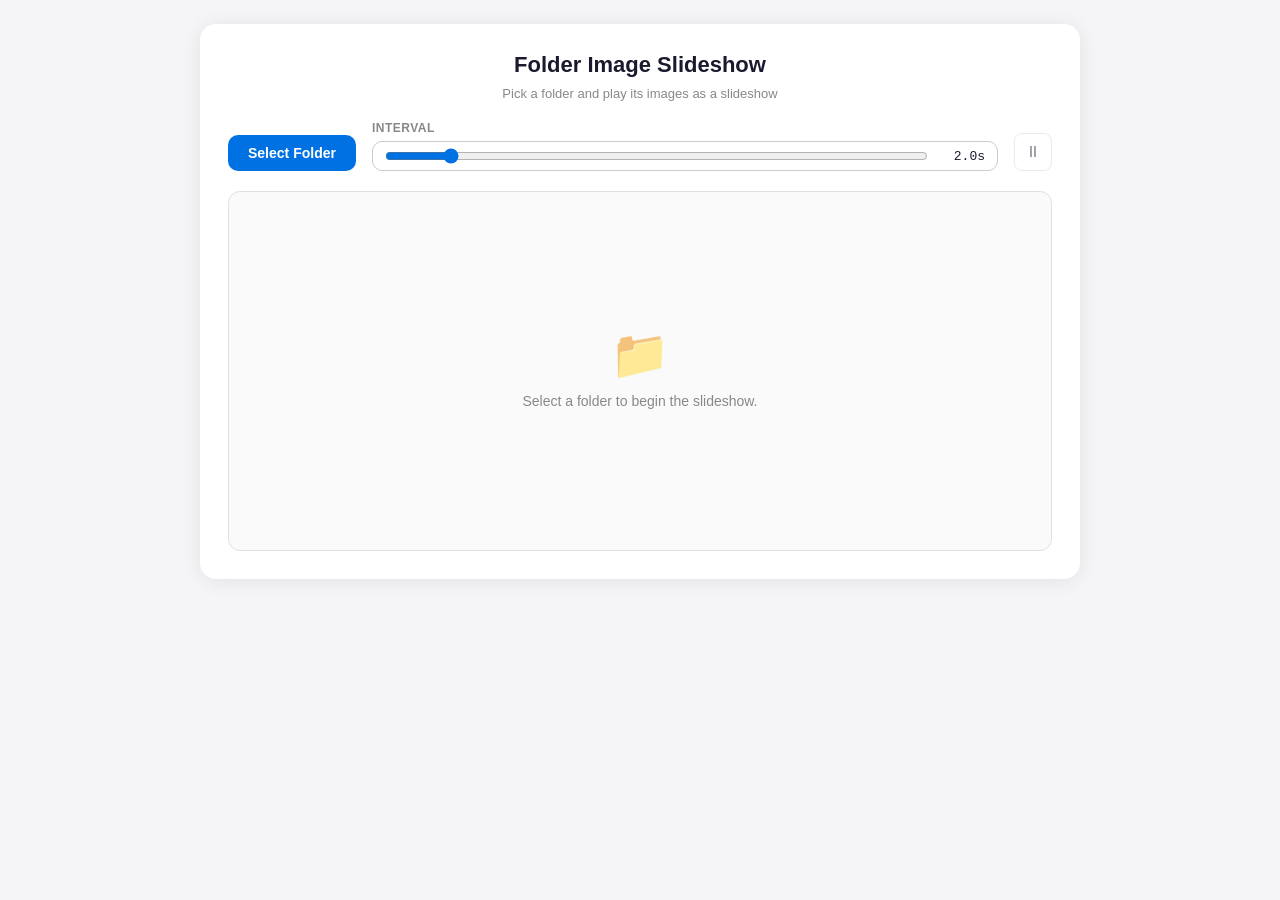
<file: FolderImageSlideShow/FolderImageSlideShow.html>
<!DOCTYPE html>
<html lang="en">
<head>
<meta charset="UTF-8">
<meta name="viewport" content="width=device-width, initial-scale=1.0">
<title>Folder Image Slideshow</title>
<link rel="stylesheet" href="FolderImageSlideShow.css">
</head>
<body>

<main class="container" data-i18n-aria="aria_main" aria-label="Folder image slideshow">
  <h1 data-i18n="title">Folder Image Slideshow</h1>
  <p class="subtitle" data-i18n="subtitle">Pick a folder and play its images as a slideshow</p>

  <div class="controls">
    <button type="button" id="selectFolder" class="primary-btn" data-i18n="btn_select_folder" data-i18n-aria="aria_select_folder" aria-label="Select folder">Select Folder</button>

    <div class="interval-control">
      <label for="intervalRange" class="field-label" data-i18n="label_interval">INTERVAL</label>
      <div class="interval-row">
        <input
          type="range"
          id="intervalRange"
          min="1"
          max="10"
          step="0.5"
          value="2"
          data-i18n-aria="aria_interval"
          aria-label="Slideshow interval in seconds"
        >
        <span id="intervalValue" class="interval-value" aria-live="polite">2.0s</span>
      </div>
    </div>

    <button
      type="button"
      id="pauseBtn"
      class="icon-btn pause-btn"
      data-i18n-aria="aria_pause"
      aria-label="Pause"
      aria-pressed="false"
      data-i18n-title="btn_pause"
      title="Pause"
      disabled
    >&#x23F8;</button>
  </div>

  <div class="folder-info" id="folderInfo" hidden>
    <span class="folder-icon" aria-hidden="true">&#x1F4C1;</span>
    <span class="folder-path" id="folderPath"></span>
    <span class="folder-count" id="folderCount" aria-live="polite"></span>
    <button
      type="button"
      id="reloadBtn"
      class="icon-btn icon-btn-sm"
      data-i18n-aria="aria_reload"
      aria-label="Reload"
      data-i18n-title="btn_reload"
      title="Reload"
      disabled
    >&#x21BB;</button>
  </div>

  <div class="viewer-area">
    <div class="empty-state" id="emptyState" role="status" aria-live="polite">
      <div class="empty-icon" id="emptyIcon" aria-hidden="true">&#x1F4C1;</div>
      <div class="empty-spinner" id="emptySpinner" aria-hidden="true" hidden></div>
      <p class="empty-text" id="emptyTextNoFolder" data-i18n="empty_no_folder">Select a folder to begin the slideshow.</p>
      <p class="empty-text" id="emptyTextLoading" data-i18n="empty_loading" hidden>Loading images...</p>
      <p class="empty-text" id="emptyTextNoImages" data-i18n="empty_no_images" hidden>No images found in the selected folder. Pick another folder or add some image files.</p>
      <p class="empty-text empty-error" id="emptyTextUnsupported" data-i18n="empty_unsupported" hidden>Your browser does not provide the folder-picker API. Use a recent Chromium-based browser served over HTTPS.</p>
      <p class="empty-text empty-error" id="emptyTextBlocked" data-i18n="empty_blocked" hidden>Folder access is blocked in this context (typically an iframe or insecure origin). Open this page in a new top-level tab over HTTPS.</p>
      <p class="empty-text empty-error" id="emptyTextDenied" data-i18n="empty_denied" hidden>Permission to read the folder was denied. Click Select Folder to try again.</p>
      <p class="empty-text empty-error" id="emptyTextReadError" data-i18n="empty_read_error" hidden>Could not read the folder contents. The folder may have been moved or removed.</p>
      <p class="empty-text empty-error" id="emptyTextUnknown" data-i18n="empty_unknown" hidden>An unexpected error occurred. Check the browser console for details.</p>
    </div>

    <figure class="slide" id="slide" hidden>
      <img id="viewer" alt="">
      <figcaption id="caption" class="caption"></figcaption>
    </figure>
  </div>
</main>

<script src="../i18n.js"></script>
<script src="FolderImageSlideShow_lang.js"></script>
<script src="../settings.js"></script>
<script src="FolderImageSlideShow.js"></script>

</body>
</html>
</file>
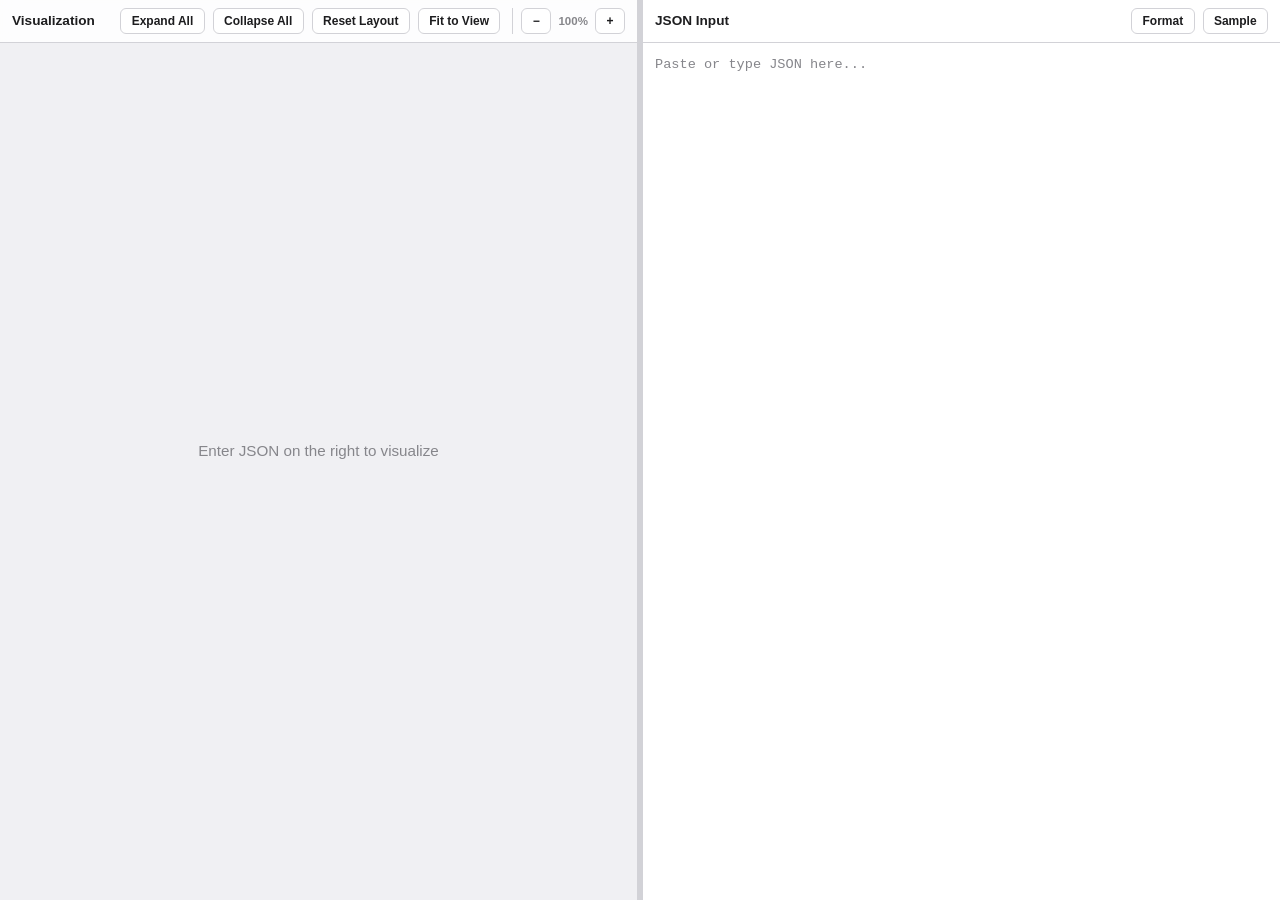
<file: JSONVisualizer/JSONVisualizer.html>
<!DOCTYPE html>
<html lang="en">
<head>
<meta charset="UTF-8">
<meta name="viewport" content="width=device-width, initial-scale=1.0">
<title>JSON Visualizer</title>
<link rel="stylesheet" href="JSONVisualizer.css">
</head>
<body>

<div class="main-layout">
  <div class="viz-panel">
    <div class="viz-toolbar">
      <span class="viz-title" data-i18n="visualization">Visualization</span>
      <button class="tool-btn" id="expandAll" data-i18n="expand_all">Expand All</button>
      <button class="tool-btn" id="collapseAll" data-i18n="collapse_all">Collapse All</button>
      <button class="tool-btn" id="resetLayout" data-i18n="reset_layout">Reset Layout</button>
      <button class="tool-btn" id="fitView" data-i18n="fit_to_view">Fit to View</button>
      <span class="zoom-controls">
        <button class="tool-btn" id="zoomOut" data-i18n-title="zoom_out" title="Zoom Out">&minus;</button>
        <span class="zoom-level" id="zoomLevel">100%</span>
        <button class="tool-btn" id="zoomIn" data-i18n-title="zoom_in" title="Zoom In">&plus;</button>
      </span>
    </div>
    <div class="viz-container" id="vizContainer">
      <svg id="edgeSvg"></svg>
      <div id="nodeLayer"></div>
    </div>
    <div class="viz-empty" id="vizEmpty" data-i18n="empty_state">Enter JSON on the right to visualize</div>
  </div>

  <div class="divider" id="divider"></div>

  <div class="input-panel">
    <div class="input-toolbar">
      <span class="input-title" data-i18n="json_input">JSON Input</span>
      <button class="tool-btn" id="formatBtn" data-i18n="format">Format</button>
      <button class="tool-btn" id="sampleBtn" data-i18n="sample">Sample</button>
    </div>
    <textarea id="jsonInput" spellcheck="false" data-i18n-placeholder="placeholder" placeholder="Paste or type JSON here..."></textarea>
    <div class="error-bar" id="errorBar"></div>
  </div>
</div>

<script src="../i18n.js"></script>
<script src="JSONVisualizer_lang.js"></script>
<script src="../settings.js"></script>
<script src="JSONVisualizer.js"></script>

</body>
</html>
</file>
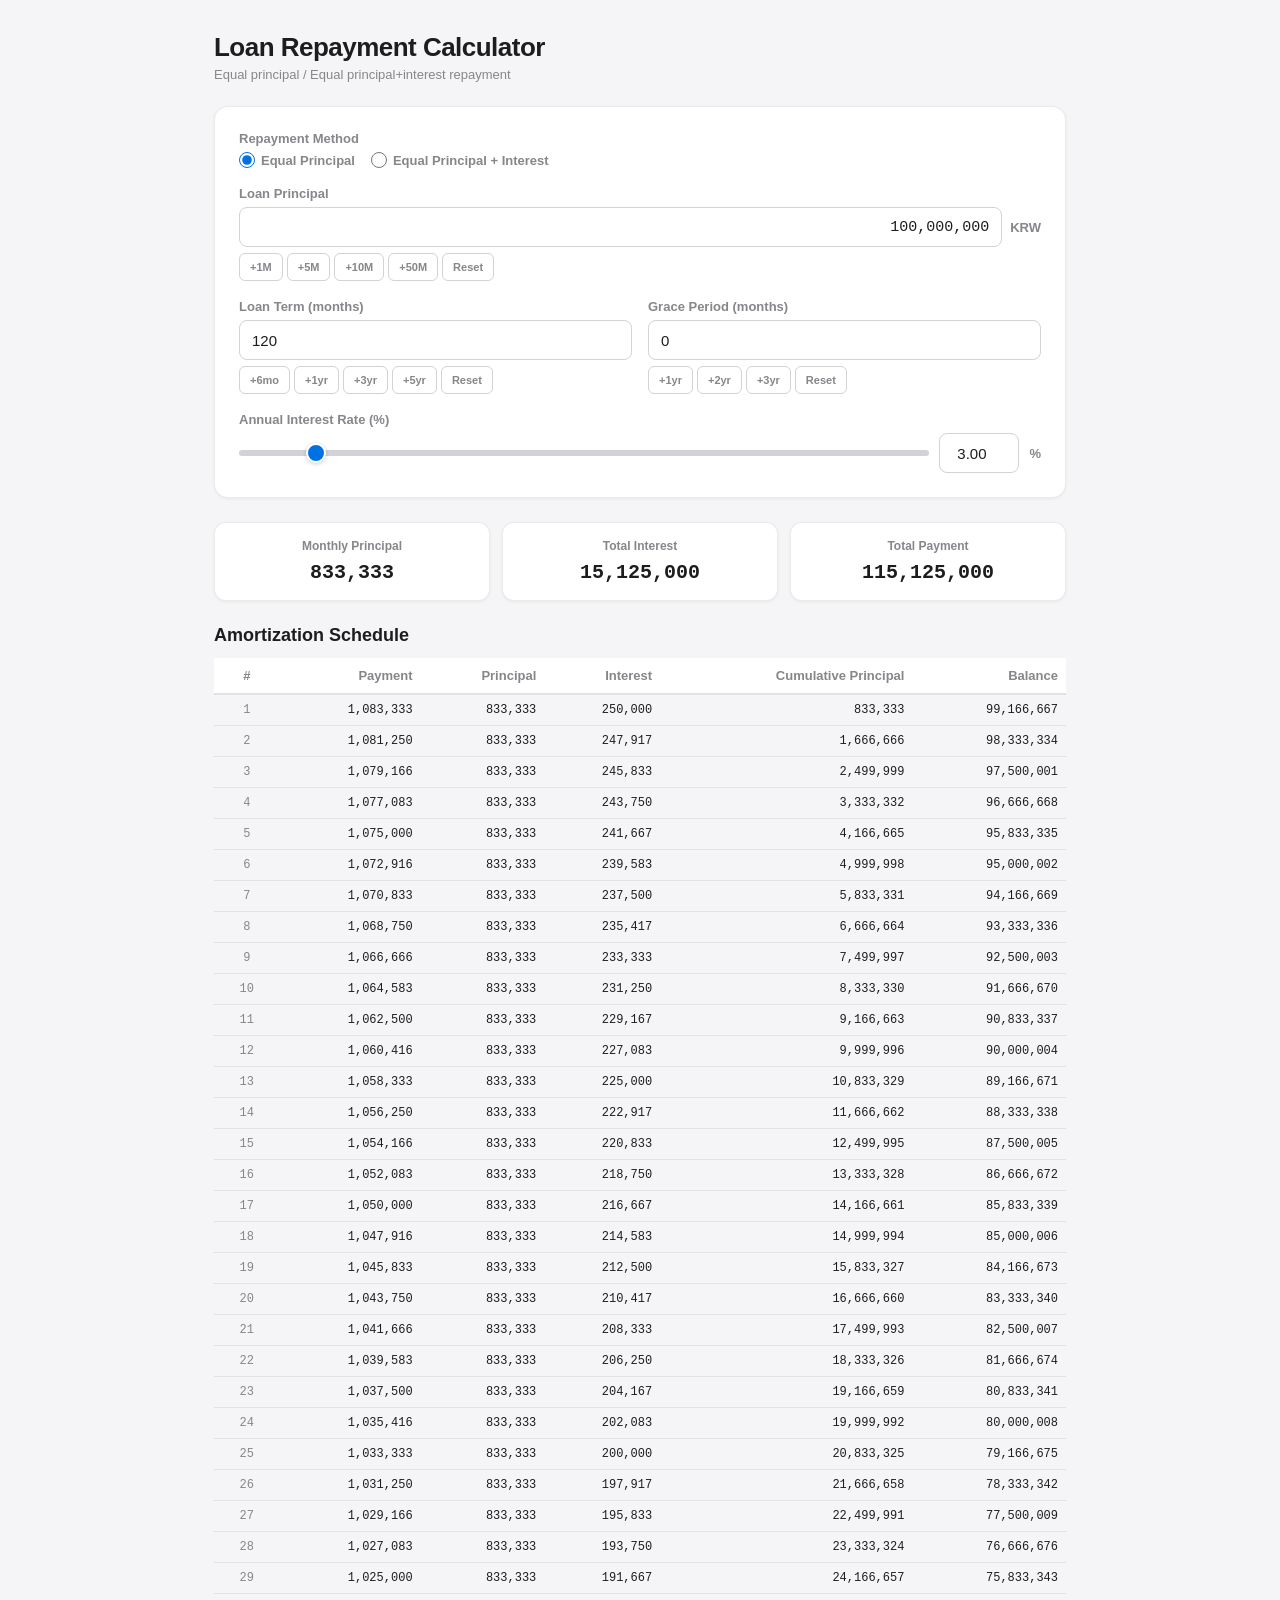
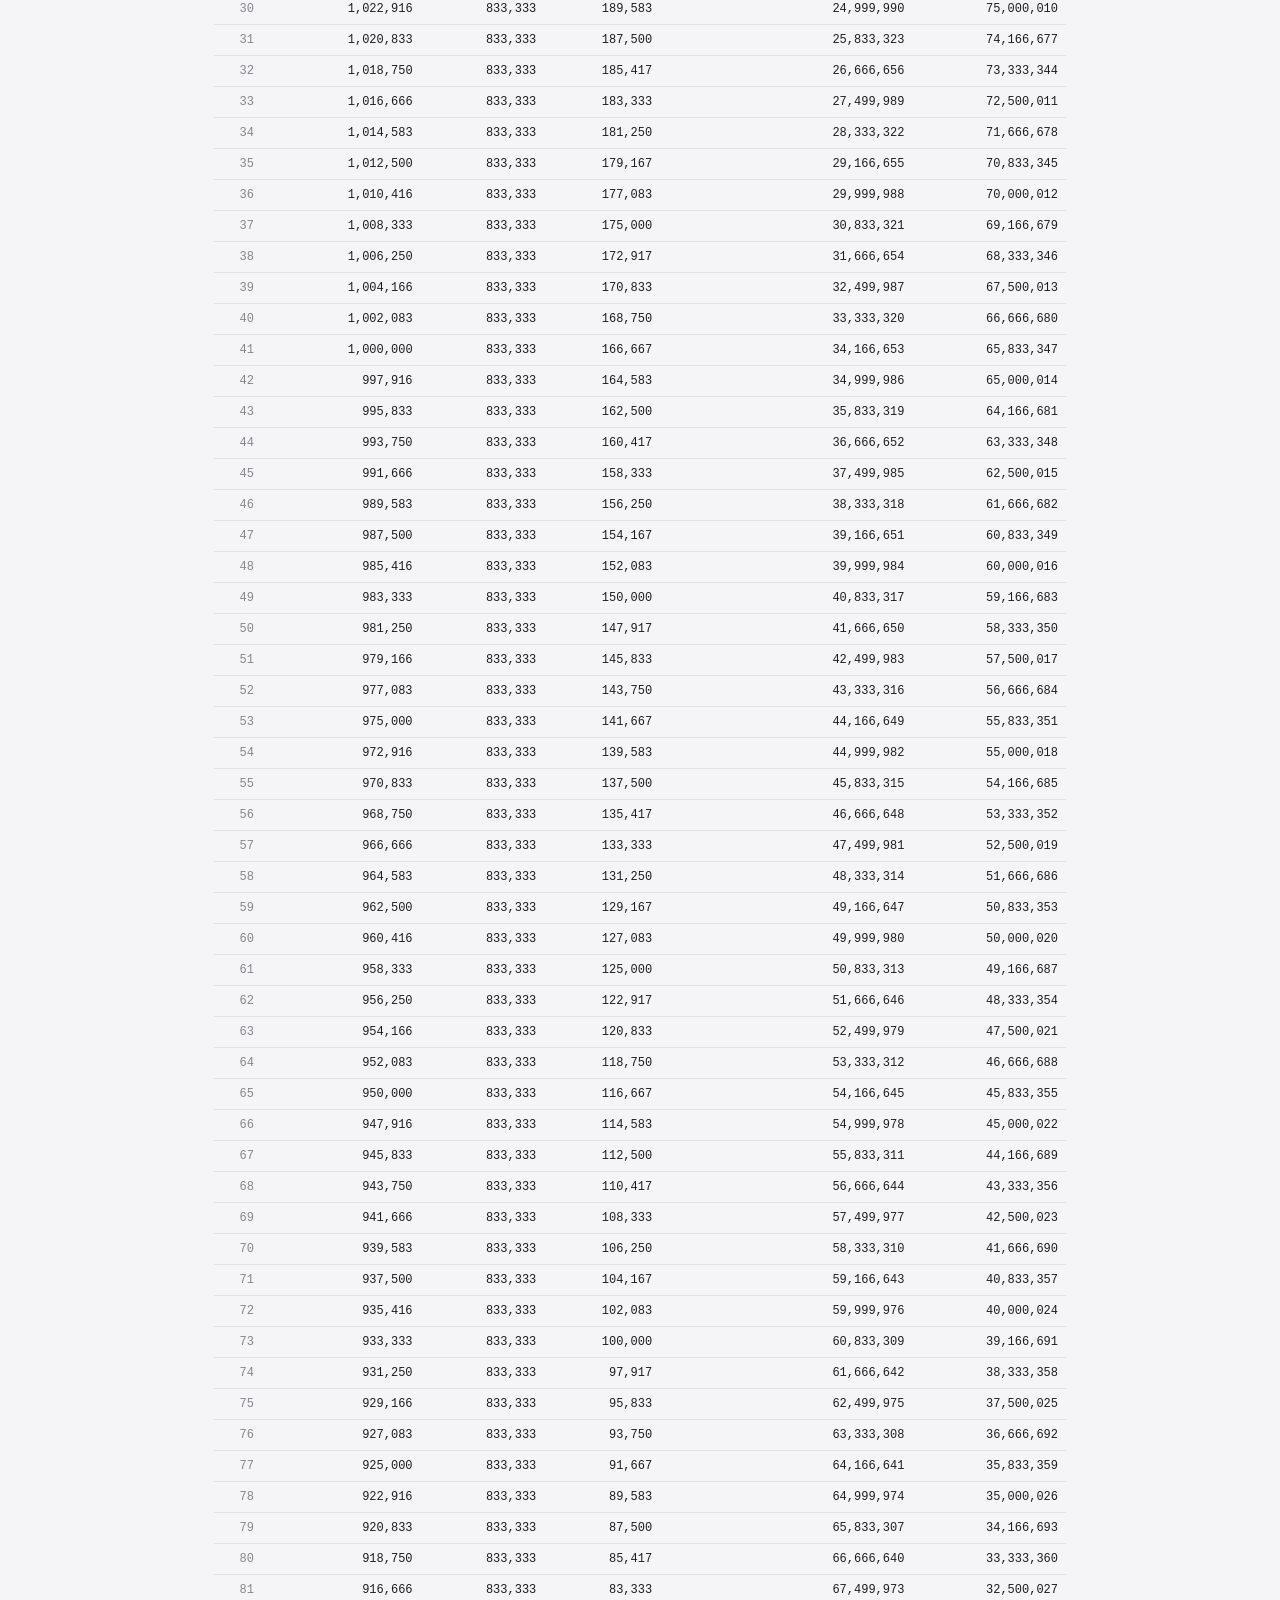
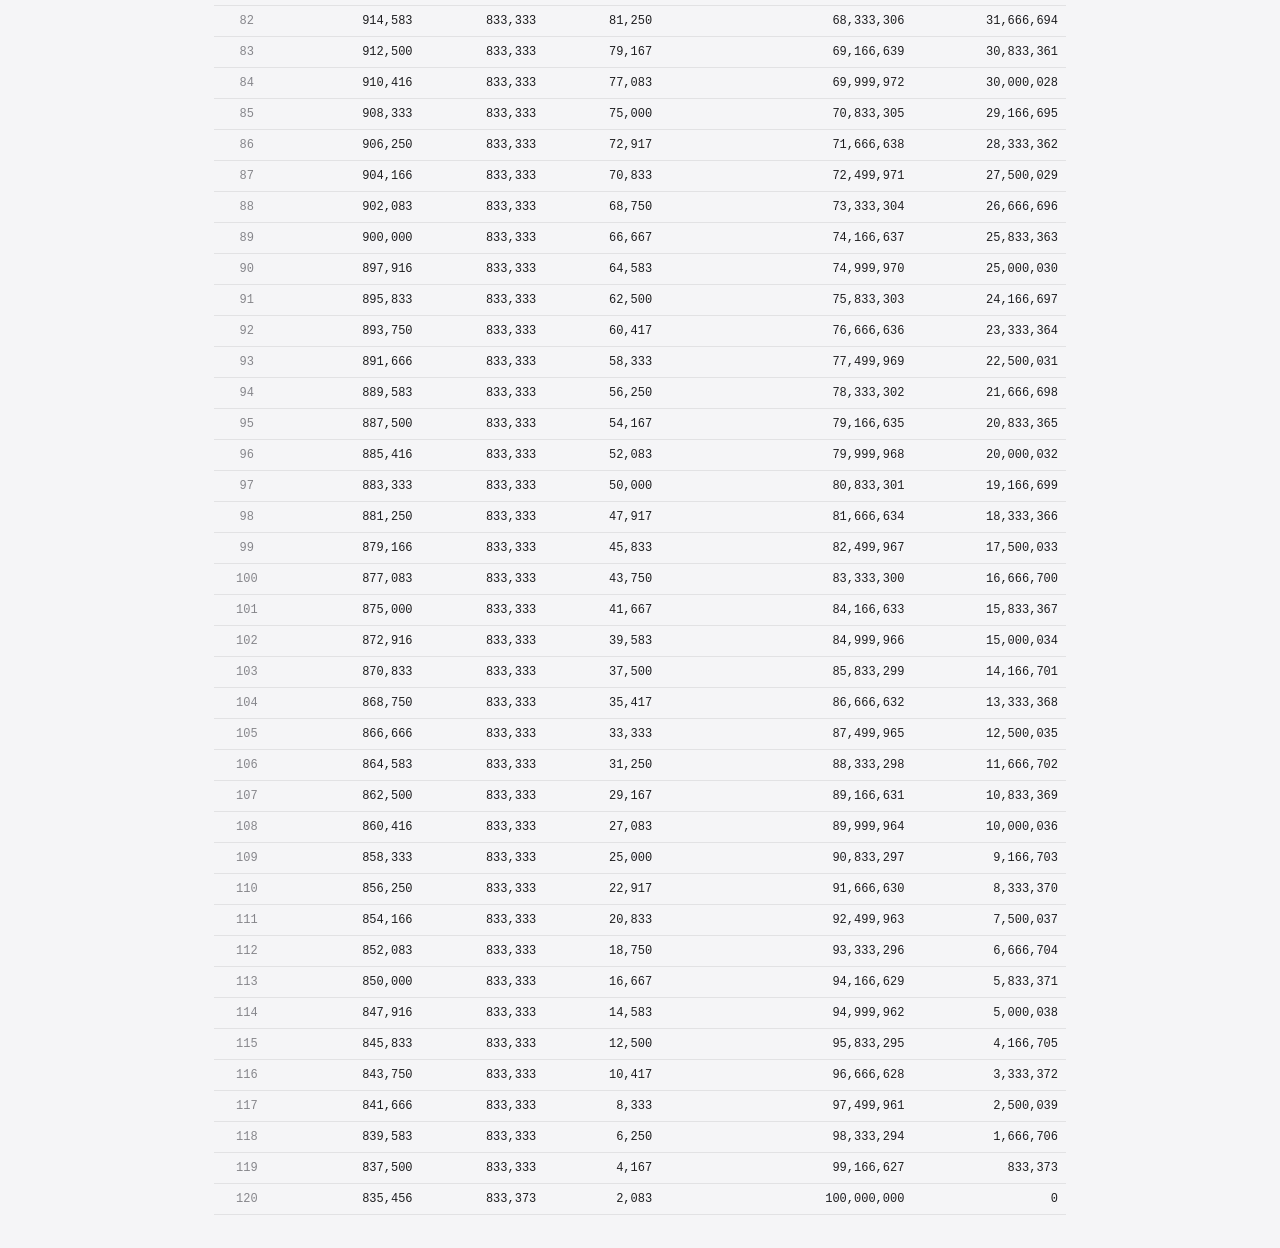
<file: Repayment/Repayment.html>
<!DOCTYPE html>
<html lang="en">
<head>
<meta charset="UTF-8">
<meta name="viewport" content="width=device-width, initial-scale=1.0">
<title>Loan Repayment Calculator</title>
<link rel="stylesheet" href="Repayment.css">
</head>
<body>

<div class="container">
  <header>
    <h1 data-i18n="title">Loan Repayment Calculator</h1>
    <p class="subtitle" data-i18n="subtitle">Equal principal / Equal principal+interest repayment</p>
  </header>

  <div class="input-panel">
    <div class="input-group">
      <label data-i18n="method">Repayment Method</label>
      <div class="radio-row">
        <label class="radio-label">
          <input type="radio" name="method" value="principal" checked>
          <span data-i18n="method_principal">Equal Principal</span>
        </label>
        <label class="radio-label">
          <input type="radio" name="method" value="annuity">
          <span data-i18n="method_annuity">Equal Principal + Interest</span>
        </label>
      </div>
    </div>

    <div class="input-group">
      <label for="loanAmount" data-i18n="loan_amount">Loan Principal</label>
      <div class="input-with-unit">
        <input type="text" id="loanAmount" inputmode="numeric" value="100,000,000" aria-label="Loan amount">
        <span class="unit" data-i18n="currency">KRW</span>
      </div>
      <div class="quick-btns">
        <button type="button" onclick="addAmount(1000000)" data-i18n="add_1m">+1M</button>
        <button type="button" onclick="addAmount(5000000)" data-i18n="add_5m">+5M</button>
        <button type="button" onclick="addAmount(10000000)" data-i18n="add_10m">+10M</button>
        <button type="button" onclick="addAmount(50000000)" data-i18n="add_50m">+50M</button>
        <button type="button" onclick="resetAmount()" data-i18n="reset">Reset</button>
      </div>
    </div>

    <div class="input-row">
      <div class="input-group half">
        <label for="loanTerm" data-i18n="loan_term">Loan Term (months)</label>
        <input type="number" id="loanTerm" value="120" min="1" max="480" aria-label="Loan term">
        <div class="quick-btns">
          <button type="button" onclick="addTerm(6)" data-i18n="add_6mo">+6mo</button>
          <button type="button" onclick="addTerm(12)" data-i18n="add_1yr">+1yr</button>
          <button type="button" onclick="addTerm(36)" data-i18n="add_3yr">+3yr</button>
          <button type="button" onclick="addTerm(60)" data-i18n="add_5yr">+5yr</button>
          <button type="button" onclick="resetTerm()" data-i18n="reset">Reset</button>
        </div>
      </div>
      <div class="input-group half">
        <label for="gracePeriod" data-i18n="grace_period">Grace Period (months)</label>
        <input type="number" id="gracePeriod" value="0" min="0" max="480" aria-label="Grace period">
        <div class="quick-btns">
          <button type="button" onclick="addGrace(12)" data-i18n="add_1yr">+1yr</button>
          <button type="button" onclick="addGrace(24)" data-i18n="add_2yr">+2yr</button>
          <button type="button" onclick="addGrace(36)" data-i18n="add_3yr">+3yr</button>
          <button type="button" onclick="resetGrace()" data-i18n="reset">Reset</button>
        </div>
      </div>
    </div>

    <div class="input-group">
      <label for="interestRate" data-i18n="interest_rate">Annual Interest Rate (%)</label>
      <div class="rate-row">
        <input type="range" id="rateSlider" min="0" max="3000" value="300" step="1">
        <input type="number" id="interestRate" value="3.00" min="0" max="30" step="0.01" aria-label="Interest rate">
        <span class="unit">%</span>
      </div>
    </div>

  </div>

  <div class="results" id="results" hidden>
    <div class="summary-cards">
      <div class="card">
        <div class="card-label" id="monthlyLabel" data-i18n="monthly_principal">Monthly Principal</div>
        <div class="card-value" id="monthlyValue">-</div>
      </div>
      <div class="card">
        <div class="card-label" data-i18n="total_interest">Total Interest</div>
        <div class="card-value" id="totalInterest">-</div>
      </div>
      <div class="card">
        <div class="card-label" data-i18n="total_payment">Total Payment</div>
        <div class="card-value" id="totalPayment">-</div>
      </div>
    </div>

    <h2 data-i18n="schedule">Amortization Schedule</h2>
    <div class="table-wrap">
      <table>
        <thead>
          <tr>
            <th data-i18n="col_period">#</th>
            <th data-i18n="col_payment">Payment</th>
            <th data-i18n="col_principal">Principal</th>
            <th data-i18n="col_interest">Interest</th>
            <th data-i18n="col_cumulative">Cumulative Principal</th>
            <th data-i18n="col_balance">Balance</th>
          </tr>
        </thead>
        <tbody id="scheduleBody"></tbody>
      </table>
    </div>
  </div>
</div>

<script src="../i18n.js"></script>
<script src="Repayment_lang.js"></script>
<script src="../settings.js"></script>
<script src="Repayment.js"></script>
</body>
</html>
</file>
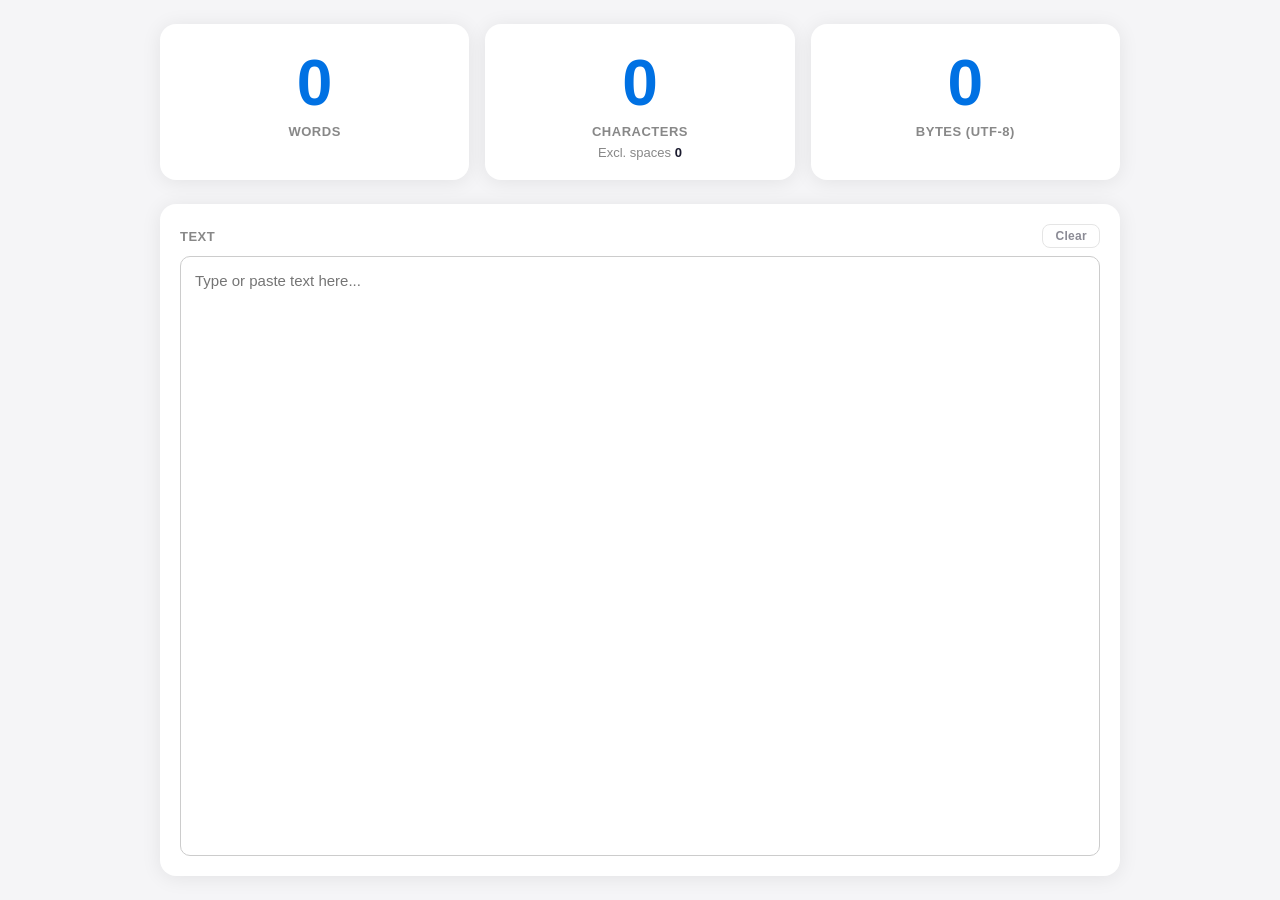
<file: WordCounter/WordCounter.html>
<!DOCTYPE html>
<html lang="en">
<head>
<meta charset="UTF-8">
<meta name="viewport" content="width=device-width, initial-scale=1.0">
<title>Word Counter</title>
<link rel="stylesheet" href="WordCounter.css">
</head>
<body>

<main class="container" data-i18n-aria="aria_main" aria-label="Word counter">
  <h1 class="sr-only" data-i18n="title">Word Counter</h1>

  <dl class="stats">
    <div class="stat">
      <dt class="stat-label" data-i18n="label_words">Words</dt>
      <dd class="stat-value" id="wordCount">0</dd>
    </div>
    <div class="stat">
      <dt class="stat-label" data-i18n="label_chars">Characters</dt>
      <dd class="stat-value" id="charCount">0</dd>
      <dd class="stat-sub"><span data-i18n="label_chars_no_spaces">Excl. spaces</span> <span class="stat-sub-value" id="charNoSpaceCount">0</span></dd>
    </div>
    <div class="stat">
      <dt class="stat-label" data-i18n="label_bytes">Bytes (UTF-8)</dt>
      <dd class="stat-value" id="byteCount">0</dd>
    </div>
  </dl>

  <div class="input-area">
    <div class="input-header">
      <label for="textInput" data-i18n="text_label">TEXT</label>
      <button type="button" class="clear-btn" id="clearBtn" data-i18n="clear_btn" data-i18n-aria="aria_clear_btn" aria-label="Clear text" disabled>Clear</button>
    </div>
    <textarea id="textInput" data-i18n-placeholder="input_placeholder" placeholder="Type or paste text here..." spellcheck="false"></textarea>
  </div>
</main>

<div id="srStatus" class="sr-only" aria-live="polite" aria-atomic="true"></div>

<script src="../i18n.js"></script>
<script src="WordCounter_lang.js"></script>
<script src="../settings.js"></script>
<script src="WordCounter.js"></script>

</body>
</html>
</file>
<file: ColorPicker/ColorPicker.css>
* { margin: 0; padding: 0; box-sizing: border-box; }
body {
  font-family: 'Segoe UI', Tahoma, Geneva, Verdana, sans-serif;
  display: flex;
  height: 100vh;
  transition: background-color 0.15s ease;
}
.panel {
  backdrop-filter: blur(12px);
  padding: 30px;
  overflow-y: auto;
}
.left-panel {
  width: 360px;
  min-width: 360px;
  background: rgba(255,255,255,0.92);
  box-shadow: 2px 0 20px rgba(0,0,0,0.15);
  display: flex;
  flex-direction: column;
  gap: 20px;
  z-index: 2;
}
.right-panel {
  width: 380px;
  min-width: 380px;
  background: rgba(255,255,255,0.92);
  box-shadow: -2px 0 20px rgba(0,0,0,0.15);
  margin-left: auto;
  z-index: 2;
}
.center {
  flex: 1;
  display: flex;
  align-items: center;
  justify-content: center;
  position: relative;
}
.center-label {
  font-size: 18px;
  font-weight: 600;
  padding: 14px 28px;
  border-radius: 12px;
  backdrop-filter: blur(8px);
  transition: all 0.15s ease;
  cursor: pointer;
  user-select: none;
}
.center-label:hover { transform: scale(1.03); }
.center-label:active { transform: scale(0.98); }

/* ─── Responsive ─── */
@media (max-width: 1100px) {
  .left-panel {
    width: 320px;
    min-width: 320px;
    padding: 24px;
  }
  .right-panel {
    width: 320px;
    min-width: 320px;
    padding: 24px;
  }
}

@media (max-width: 900px) {
  body {
    flex-direction: column;
    height: auto;
    min-height: 100vh;
  }
  .left-panel {
    width: 100%;
    min-width: 0;
    box-shadow: 0 2px 20px rgba(0,0,0,0.15);
  }
  .right-panel {
    width: 100%;
    min-width: 0;
    margin-left: 0;
    box-shadow: 0 -2px 20px rgba(0,0,0,0.15);
  }
  .center {
    min-height: 120px;
    flex: none;
  }
  .info-sections {
    grid-template-columns: 1fr 1fr 1fr;
  }
}

@media (max-width: 480px) {
  .panel {
    padding: 20px 16px;
  }
  h1 {
    font-size: 19px;
  }
  .center {
    min-height: 80px;
  }
  .center-label {
    font-size: 15px;
    padding: 10px 20px;
  }
  .info-sections {
    grid-template-columns: 1fr;
    gap: 8px;
  }
  .color-preview {
    height: 56px;
  }
  .hex-display {
    font-size: 17px;
  }
  .complementary-row .color-preview {
    width: 56px;
    height: 56px;
    min-width: 56px;
  }
}
h1 {
  font-size: 22px;
  font-weight: 700;
  color: #1a1a2e;
  margin-bottom: 4px;
}
.subtitle {
  font-size: 12px;
  color: #888;
  margin-top: 4px;
}
.color-r { color: var(--color-red, #e74c3c); }
.color-g { color: var(--color-green, #2ecc71); }
.color-b { color: var(--color-blue, #3498db); }
h2 {
  font-size: 15px;
  font-weight: 600;
  color: #555;
  margin-bottom: 12px;
  border-bottom: 2px solid #eee;
  padding-bottom: 6px;
}
.slider-group {
  display: flex;
  flex-direction: column;
  gap: 20px;
}
.slider-item {
  display: flex;
  flex-direction: column;
  gap: 6px;
}
.slider-header {
  display: flex;
  justify-content: space-between;
  align-items: center;
}
.slider-label {
  font-size: 14px;
  font-weight: 700;
  letter-spacing: 1px;
}
.slider-value {
  font-size: 14px;
  font-weight: 600;
  font-family: 'Courier New', monospace;
  min-width: 36px;
  text-align: right;
}
.slider-input-row {
  display: flex;
  align-items: center;
  gap: 10px;
}
input[type="range"] {
  -webkit-appearance: none;
  appearance: none;
  width: 100%;
  height: 10px;
  border-radius: 5px;
  outline: none;
  cursor: pointer;
}
input[type="range"]::-webkit-slider-thumb {
  -webkit-appearance: none;
  appearance: none;
  width: 22px;
  height: 22px;
  border-radius: 50%;
  cursor: pointer;
  border: 3px solid #fff;
  box-shadow: 0 2px 6px rgba(0,0,0,0.3);
}
#sliderR { background: linear-gradient(to right, #000, #f00); }
#sliderR::-webkit-slider-thumb { background: #e74c3c; }
#sliderG { background: linear-gradient(to right, #000, #0f0); }
#sliderG::-webkit-slider-thumb { background: #2ecc71; }
#sliderB { background: linear-gradient(to right, #000, #00f); }
#sliderB::-webkit-slider-thumb { background: #3498db; }

.num-input {
  width: 52px;
  padding: 4px 6px;
  border: 1.5px solid #ccc;
  border-radius: 6px;
  font-size: 13px;
  font-family: 'Courier New', monospace;
  text-align: center;
  font-weight: 600;
}
.num-input:focus { outline: none; border-color: #888; }

.hex-input-row {
  display: flex;
  align-items: center;
  gap: 10px;
  margin-top: 4px;
}
.hex-input-label {
  font-size: 14px;
  font-weight: 700;
  letter-spacing: 1px;
  color: #555;
  min-width: 36px;
}
.hex-input {
  flex: 1;
  padding: 8px 12px;
  border: 1.5px solid #ccc;
  border-radius: 8px;
  font-size: 16px;
  font-family: 'Courier New', monospace;
  font-weight: 700;
  text-align: center;
  letter-spacing: 1px;
  text-transform: uppercase;
}
.hex-input:focus { outline: none; border-color: #888; }
.hex-input.invalid { border-color: #e74c3c; }

.color-preview {
  width: 100%;
  height: 70px;
  border-radius: 12px;
  border: 3px solid rgba(0,0,0,0.1);
  transition: background-color 0.15s ease;
}
.hex-display {
  text-align: center;
  font-family: 'Courier New', monospace;
  font-size: 20px;
  font-weight: 700;
  color: #333;
  margin-top: 6px;
  cursor: pointer;
  padding: 4px 8px;
  border-radius: 6px;
  transition: background 0.2s;
}
.hex-display:hover { background: rgba(0,0,0,0.06); }
.hex-display:active { background: rgba(0,0,0,0.12); }

.info-sections {
  display: grid;
  grid-template-columns: 1fr 1fr 1fr;
  gap: 10px;
}
.info-sections h2 {
  font-size: 12px;
  margin-bottom: 8px;
  padding-bottom: 4px;
}
.info-section {
  margin-bottom: 0;
  background: #f8f8f8;
  border-radius: 8px;
  padding: 10px;
  cursor: pointer;
  transition: background 0.15s, transform 0.15s;
  user-select: none;
}
.info-section:hover { background: #eee; }
.info-section:active { transform: scale(0.98); }
.info-grid {
  display: grid;
  grid-template-columns: auto 1fr 1fr;
  gap: 2px 8px;
  font-size: 12px;
  align-items: center;
}
.info-label {
  font-weight: 700;
  color: #555;
  font-size: 12px;
}
.info-val {
  font-family: 'Courier New', monospace;
  font-weight: 600;
  color: #222;
}
.info-hex {
  font-family: 'Courier New', monospace;
  font-weight: 600;
  color: #666;
  font-size: 12px;
}

.color-name-box {
  background: #f8f8f8;
  border-radius: 10px;
  padding: 14px;
  margin-bottom: 16px;
}
.color-name-box h3 {
  font-size: 13px;
  color: #888;
  margin-bottom: 8px;
}
.name-exact {
  font-size: 18px;
  font-weight: 700;
  color: #1a1a2e;
  margin-bottom: 2px;
}
.name-sub {
  font-size: 14px;
  color: #555;
}
.name-distance {
  font-size: 11px;
  color: #999;
  margin-top: 4px;
}
.swatch {
  display: inline-block;
  width: 16px;
  height: 16px;
  border-radius: 3px;
  vertical-align: middle;
  margin-right: 6px;
  border: 1px solid rgba(0,0,0,0.15);
}
.nearest-list {
  margin-top: 8px;
  display: flex;
  flex-direction: column;
  gap: 4px;
}
.nearest-item {
  display: flex;
  align-items: center;
  gap: 8px;
  padding: 5px 10px;
  background: #fff;
  border-radius: 8px;
  cursor: pointer;
  transition: box-shadow 0.15s;
  font-size: 12px;
}
.nearest-item:hover { box-shadow: 0 2px 8px rgba(0,0,0,0.1); }
.nearest-name-ko { font-weight: 700; color: #222; }
.nearest-name-en { font-size: 11px; color: #888; }
.nearest-hex { font-family: monospace; color: #aaa; font-size: 11px; }
.nearest-swatch {
  width: 26px;
  height: 26px;
  border-radius: 6px;
  border: 1px solid rgba(0,0,0,0.1);
  flex-shrink: 0;
}
.complementary-group h2 {
  font-size: 13px;
  margin-bottom: 10px;
}
.complementary-row {
  display: flex;
  gap: 12px;
  align-items: center;
}
.complementary-row .color-preview {
  width: 70px;
  height: 70px;
  min-width: 70px;
  flex-shrink: 0;
}
.complementary-info {
  flex: 1;
  display: flex;
  flex-direction: column;
  gap: 4px;
}
.complementary-info .hex-display {
  text-align: left;
  font-size: 16px;
  margin-top: 0;
  padding: 2px 4px;
}
.comp-details {
  display: flex;
  gap: 6px;
  align-items: center;
  font-size: 12px;
}
.comp-name {
  font-size: 12px;
  color: #666;
  font-weight: 600;
}

.copy-toast {
  position: fixed;
  bottom: 30px;
  left: 50%;
  transform: translateX(-50%) translateY(20px);
  background: rgba(0,0,0,0.8);
  color: #fff;
  padding: 10px 24px;
  border-radius: 8px;
  font-size: 14px;
  opacity: 0;
  transition: all 0.3s ease;
  pointer-events: none;
  z-index: 999;
}
.copy-toast.show {
  opacity: 1;
  transform: translateX(-50%) translateY(0);
}

/* ─── Dark Mode ─── */
@media (prefers-color-scheme: dark) {
  .left-panel,
  .right-panel {
    background: rgba(30, 30, 35, 0.95);
  }
  h1 { color: #e8e8f0; }
  .subtitle { color: #777; }
  .color-r { --color-red: #ff6b6b; }
  .color-g { --color-green: #51cf66; }
  .color-b { --color-blue: #74c0fc; }
  h2 { color: #aaa; border-bottom-color: #444; }
  .hex-display { color: #e0e0e0; }
  .hex-display:hover { background: rgba(255,255,255,0.08); }
  .hex-display:active { background: rgba(255,255,255,0.15); }
  .num-input {
    background: #2a2a30;
    color: #e0e0e0;
    border-color: #555;
  }
  .num-input:focus { border-color: #888; }
  .hex-input-label { color: #aaa; }
  .hex-input {
    background: #2a2a30;
    color: #e0e0e0;
    border-color: #555;
  }
  .hex-input:focus { border-color: #888; }
  .info-section:hover { background: #2f2f33; }
  .color-preview { border-color: rgba(255,255,255,0.15); }
  .info-section { background: #252528; }
  .info-label { color: #aaa; }
  .info-val { color: #e0e0e0; }
  .info-hex { color: #999; }
  .color-name-box { background: #252528; }
  .color-name-box h3 { color: #888; }
  .name-exact { color: #e8e8f0; }
  .name-sub { color: #bbb; }
  .name-distance { color: #777; }
  .nearest-item { background: #2a2a30; }
  .nearest-item:hover { box-shadow: 0 2px 8px rgba(0,0,0,0.4); }
  .nearest-name-ko { color: #e8e8f0; }
  .nearest-name-en { color: #999; }
  .nearest-hex { color: #777; }
  .nearest-swatch { border-color: rgba(255,255,255,0.15); }
  .swatch { border-color: rgba(255,255,255,0.2); }
  input[type="range"]::-webkit-slider-thumb { border-color: #333; }
  .comp-name { color: #aaa; }
}
:root[data-theme="dark"] .left-panel,
:root[data-theme="dark"] .right-panel { background: rgba(30,30,35,0.95); }
:root[data-theme="dark"] h1 { color: #e8e8f0; }
:root[data-theme="dark"] .subtitle { color: #777; }
:root[data-theme="dark"] .color-r { --color-red: #ff6b6b; }
:root[data-theme="dark"] .color-g { --color-green: #51cf66; }
:root[data-theme="dark"] .color-b { --color-blue: #74c0fc; }
:root[data-theme="dark"] h2 { color: #aaa; border-bottom-color: #444; }
:root[data-theme="dark"] .hex-display { color: #e0e0e0; }
:root[data-theme="dark"] .hex-display:hover { background: rgba(255,255,255,0.08); }
:root[data-theme="dark"] .hex-display:active { background: rgba(255,255,255,0.15); }
:root[data-theme="dark"] .num-input { background: #2a2a30; color: #e0e0e0; border-color: #555; }
:root[data-theme="dark"] .num-input:focus { border-color: #888; }
:root[data-theme="dark"] .hex-input-label { color: #aaa; }
:root[data-theme="dark"] .hex-input { background: #2a2a30; color: #e0e0e0; border-color: #555; }
:root[data-theme="dark"] .hex-input:focus { border-color: #888; }
:root[data-theme="dark"] .info-section:hover { background: #2f2f33; }
:root[data-theme="dark"] .color-preview { border-color: rgba(255,255,255,0.15); }
:root[data-theme="dark"] .info-section { background: #252528; }
:root[data-theme="dark"] .info-label { color: #aaa; }
:root[data-theme="dark"] .info-val { color: #e0e0e0; }
:root[data-theme="dark"] .info-hex { color: #999; }
:root[data-theme="dark"] .color-name-box { background: #252528; }
:root[data-theme="dark"] .color-name-box h3 { color: #888; }
:root[data-theme="dark"] .name-exact { color: #e8e8f0; }
:root[data-theme="dark"] .name-sub { color: #bbb; }
:root[data-theme="dark"] .name-distance { color: #777; }
:root[data-theme="dark"] .nearest-item { background: #2a2a30; }
:root[data-theme="dark"] .nearest-item:hover { box-shadow: 0 2px 8px rgba(0,0,0,0.4); }
:root[data-theme="dark"] .nearest-name-ko { color: #e8e8f0; }
:root[data-theme="dark"] .nearest-name-en { color: #999; }
:root[data-theme="dark"] .nearest-hex { color: #777; }
:root[data-theme="dark"] .nearest-swatch { border-color: rgba(255,255,255,0.15); }
:root[data-theme="dark"] .swatch { border-color: rgba(255,255,255,0.2); }
:root[data-theme="dark"] input[type="range"]::-webkit-slider-thumb { border-color: #333; }
:root[data-theme="dark"] .comp-name { color: #aaa; }

/* Force light mode overrides */
:root[data-theme="light"] .left-panel,
:root[data-theme="light"] .right-panel { background: rgba(255,255,255,0.92); }
:root[data-theme="light"] h1 { color: #1a1a2e; }
:root[data-theme="light"] .subtitle { color: #888; }
:root[data-theme="light"] .color-r { --color-red: #e74c3c; }
:root[data-theme="light"] .color-g { --color-green: #2ecc71; }
:root[data-theme="light"] .color-b { --color-blue: #3498db; }
:root[data-theme="light"] h2 { color: #555; border-bottom-color: #eee; }
:root[data-theme="light"] .hex-display { color: #333; }
:root[data-theme="light"] .hex-display:hover { background: rgba(0,0,0,0.06); }
:root[data-theme="light"] .hex-display:active { background: rgba(0,0,0,0.12); }
:root[data-theme="light"] .num-input { background: #fff; color: inherit; border-color: #ccc; }
:root[data-theme="light"] .num-input:focus { border-color: #888; }
:root[data-theme="light"] .hex-input-label { color: #555; }
:root[data-theme="light"] .hex-input { background: #fff; color: inherit; border-color: #ccc; }
:root[data-theme="light"] .hex-input:focus { border-color: #888; }
:root[data-theme="light"] .info-section:hover { background: #eee; }
:root[data-theme="light"] .color-preview { border-color: rgba(0,0,0,0.1); }
:root[data-theme="light"] .info-section { background: #f8f8f8; }
:root[data-theme="light"] .info-label { color: #555; }
:root[data-theme="light"] .info-val { color: #222; }
:root[data-theme="light"] .info-hex { color: #666; }
:root[data-theme="light"] .color-name-box { background: #f8f8f8; }
:root[data-theme="light"] .color-name-box h3 { color: #888; }
:root[data-theme="light"] .name-exact { color: #1a1a2e; }
:root[data-theme="light"] .name-sub { color: #555; }
:root[data-theme="light"] .name-distance { color: #999; }
:root[data-theme="light"] .nearest-item { background: #fff; }
:root[data-theme="light"] .nearest-item:hover { box-shadow: 0 2px 8px rgba(0,0,0,0.1); }
:root[data-theme="light"] .nearest-name-ko { color: #222; }
:root[data-theme="light"] .nearest-name-en { color: #888; }
:root[data-theme="light"] .nearest-hex { color: #aaa; }
:root[data-theme="light"] .nearest-swatch { border-color: rgba(0,0,0,0.1); }
:root[data-theme="light"] .swatch { border-color: rgba(0,0,0,0.15); }
:root[data-theme="light"] input[type="range"]::-webkit-slider-thumb { border-color: #fff; }
:root[data-theme="light"] .comp-name { color: #666; }
</file>
<file: DayInfo/DayInfo.css>
:root {
  --bg: #f5f5f7;
  --card-bg: #ffffff;
  --card-border: rgba(0,0,0,0.08);
  --card-shadow: 0 1px 3px rgba(0,0,0,0.06);
  --text: #1d1d1f;
  --text2: #86868b;
  --text3: #aeaeb2;
  --accent: #0071e3;
  --red: #ff3b30;
  --blue: #007aff;
  --green: #34c759;
  --holiday-bg: rgba(255,59,48,0.06);
  --input-bg: #ffffff;
  --input-border: #d2d2d7;
  --banner-bg: #fff3cd;
  --banner-text: #856404;
}

@media (prefers-color-scheme: dark) {
  :root {
    --bg: #1c1c1e;
    --card-bg: #2c2c2e;
    --card-border: rgba(255,255,255,0.08);
    --card-shadow: 0 1px 3px rgba(0,0,0,0.2);
    --text: #f5f5f7;
    --text2: #98989d;
    --text3: #636366;
    --accent: #0a84ff;
    --red: #ff453a;
    --blue: #5e9eff;
    --green: #30d158;
    --holiday-bg: rgba(255,69,58,0.12);
    --input-bg: #3a3a3c;
    --input-border: #48484a;
    --banner-bg: #3a3000;
    --banner-text: #ffd60a;
  }
}
:root[data-theme="light"] {
  --bg: #f5f5f7; --card-bg: #ffffff; --card-border: rgba(0,0,0,0.08);
  --card-shadow: 0 1px 3px rgba(0,0,0,0.06); --text: #1d1d1f; --text2: #86868b;
  --text3: #aeaeb2; --accent: #0071e3; --red: #ff3b30; --blue: #007aff;
  --green: #34c759; --holiday-bg: rgba(255,59,48,0.06); --input-bg: #ffffff;
  --input-border: #d2d2d7; --banner-bg: #fff3cd; --banner-text: #856404;
}
:root[data-theme="dark"] {
  --bg: #1c1c1e; --card-bg: #2c2c2e; --card-border: rgba(255,255,255,0.08);
  --card-shadow: 0 1px 3px rgba(0,0,0,0.2); --text: #f5f5f7; --text2: #98989d;
  --text3: #636366; --accent: #0a84ff; --red: #ff453a; --blue: #5e9eff;
  --green: #30d158; --holiday-bg: rgba(255,69,58,0.12); --input-bg: #3a3a3c;
  --input-border: #48484a; --banner-bg: #3a3000; --banner-text: #ffd60a;
}

* { margin: 0; padding: 0; box-sizing: border-box; }

body {
  font-family: -apple-system, BlinkMacSystemFont, 'Segoe UI', Roboto, sans-serif;
  background: var(--bg);
  color: var(--text);
  min-height: 100vh;
  -webkit-font-smoothing: antialiased;
}

.container {
  max-width: 1152px;
  margin: 0 auto;
  padding: 32px 24px;
}

header {
  margin-bottom: 24px;
}

.header-row {
  display: flex;
  align-items: flex-start;
  justify-content: space-between;
  gap: 12px;
}

h1 {
  font-size: 26px;
  font-weight: 700;
  letter-spacing: -0.02em;
}

.subtitle {
  font-size: 13px;
  color: var(--text2);
  margin-top: 4px;
}

.btn-key {
  flex-shrink: 0;
  height: 32px;
  padding: 0 12px;
  border: 1.5px solid var(--input-border);
  border-radius: 8px;
  background: var(--input-bg);
  color: var(--text2);
  font-size: 12px;
  font-weight: 600;
  font-family: inherit;
  cursor: pointer;
  white-space: nowrap;
  transition: border-color 0.15s, color 0.15s;
}

.btn-key:hover {
  border-color: var(--accent);
  color: var(--accent);
}

.btn-key.active {
  border-color: var(--green);
  color: var(--green);
}

.btn-key.error {
  border-color: var(--red);
  color: var(--red);
}

/* ── Input Bar ── */

.input-bar {
  display: flex;
  gap: 12px;
  align-items: flex-end;
  flex-wrap: wrap;
  background: var(--card-bg);
  padding: 20px;
  border-radius: 14px;
  border: 1px solid var(--card-border);
  box-shadow: var(--card-shadow);
  margin-bottom: 24px;
}

.input-field {
  display: flex;
  flex-direction: column;
  gap: 6px;
}

.input-field > label {
  font-size: 11px;
  font-weight: 600;
  color: var(--text2);
  text-transform: uppercase;
  letter-spacing: 0.04em;
}

.input-field select,
.input-field input[type="number"] {
  height: 38px;
  padding: 0 10px;
  border: 1.5px solid var(--input-border);
  border-radius: 8px;
  background: var(--input-bg);
  color: var(--text);
  font-size: 14px;
  font-weight: 500;
  font-family: inherit;
  outline: none;
  transition: border-color 0.2s, box-shadow 0.2s;
}

.input-field input[type="number"] {
  width: 90px;
}

.input-field select:focus,
.input-field input:focus {
  border-color: var(--accent);
  box-shadow: 0 0 0 3px rgba(0,113,227,0.12);
}

@media (prefers-color-scheme: dark) {
  .input-field select:focus,
  .input-field input:focus {
    box-shadow: 0 0 0 3px rgba(10,132,255,0.2);
  }
}

.leap-field {
  align-self: flex-end;
  height: 38px;
  flex-direction: row;
  align-items: center;
}

.leap-field[hidden] {
  display: none;
}

.leap-field label {
  display: flex;
  align-items: center;
  gap: 6px;
  font-size: 13px;
  font-weight: 500;
  text-transform: none;
  letter-spacing: normal;
  cursor: pointer;
  user-select: none;
}

.leap-field input[type="checkbox"] {
  width: 18px;
  height: 18px;
  accent-color: var(--accent);
  cursor: pointer;
}

/* ── Nav Buttons ── */

.nav-buttons {
  display: flex;
  gap: 4px;
  align-self: flex-end;
  margin-left: auto;
}

.nav-buttons button {
  height: 38px;
  min-width: 38px;
  padding: 0 10px;
  border: 1.5px solid var(--input-border);
  border-radius: 8px;
  background: var(--input-bg);
  color: var(--text);
  font-size: 14px;
  font-weight: 600;
  font-family: inherit;
  cursor: pointer;
  transition: background 0.15s, border-color 0.15s;
  user-select: none;
}

.nav-buttons button:hover {
  border-color: var(--accent);
  color: var(--accent);
}

.nav-buttons button:active {
  background: var(--accent);
  border-color: var(--accent);
  color: #fff;
}

.nav-buttons button:disabled {
  opacity: 0.3;
  cursor: not-allowed;
  pointer-events: none;
}

/* ── Epoch Row ── */

.epoch-row {
  display: flex;
  align-items: center;
  gap: 8px;
  flex-wrap: wrap;
  width: 100%;
  border-top: 1px solid var(--card-border);
  padding-top: 14px;
  margin-top: 4px;
}

.epoch-row > label {
  font-size: 11px;
  font-weight: 600;
  color: var(--text2);
  text-transform: uppercase;
  letter-spacing: 0.04em;
  flex-shrink: 0;
}

.epoch-row input[type="text"] {
  height: 38px;
  padding: 0 10px;
  border: 1.5px solid var(--input-border);
  border-radius: 8px;
  background: var(--input-bg);
  color: var(--text);
  font-size: 14px;
  font-weight: 500;
  font-family: 'SF Mono', 'Menlo', 'Courier New', monospace;
  outline: none;
  transition: border-color 0.2s, box-shadow 0.2s;
  flex: 1;
  min-width: 140px;
}

.epoch-row input[type="text"]:focus {
  border-color: var(--accent);
  box-shadow: 0 0 0 3px rgba(0,113,227,0.12);
}

@media (prefers-color-scheme: dark) {
  .epoch-row input[type="text"]:focus {
    box-shadow: 0 0 0 3px rgba(10,132,255,0.2);
  }
}

.epoch-row button {
  height: 38px;
  padding: 0 14px;
  border: 1.5px solid var(--input-border);
  border-radius: 8px;
  background: var(--input-bg);
  color: var(--text);
  font-size: 13px;
  font-weight: 600;
  font-family: inherit;
  cursor: pointer;
  transition: background 0.15s, border-color 0.15s;
  flex-shrink: 0;
}

.epoch-row button:hover {
  border-color: var(--accent);
  color: var(--accent);
}

.epoch-row button:active {
  background: var(--accent);
  border-color: var(--accent);
  color: #fff;
}

.epoch-error {
  width: 100%;
  font-size: 12px;
  font-weight: 500;
  color: var(--red);
}

.epoch-error[hidden] {
  display: none;
}

/* ── Info Banner ── */

.info-banner {
  background: var(--banner-bg);
  color: var(--banner-text);
  padding: 10px 16px;
  border-radius: 8px;
  font-size: 13px;
  margin-bottom: 20px;
}

/* ── Week Grid ── */

.week-grid {
  display: grid;
  grid-template-columns: repeat(7, 1fr);
  gap: 8px;
}

.day-card {
  background: var(--card-bg);
  border: 1.5px solid var(--card-border);
  border-radius: 12px;
  padding: 14px 10px;
  display: flex;
  flex-direction: column;
  gap: 6px;
  min-height: 150px;
  transition: transform 0.15s ease, box-shadow 0.15s ease;
}

.day-card:hover {
  transform: translateY(-1px);
  box-shadow: 0 4px 12px rgba(0,0,0,0.08);
}

@media (prefers-color-scheme: dark) {
  .day-card:hover {
    box-shadow: 0 4px 12px rgba(0,0,0,0.3);
  }
}

.day-card.selected {
  border-color: var(--accent);
  box-shadow: 0 0 0 2px var(--accent);
}

.day-card.today {
  border-color: var(--green);
}

.day-card.today.selected {
  border-color: var(--accent);
  box-shadow: 0 0 0 2px var(--accent), inset 0 0 0 1.5px var(--green);
}

.day-card.holiday .day-dow,
.day-card.holiday .day-num {
  color: var(--red);
}

.day-card.saturday .day-dow,
.day-card.saturday .day-num {
  color: var(--blue);
}

.day-card.other-week {
  opacity: 0.5;
}

.day-card.other-week:hover {
  opacity: 0.8;
}

.day-dow {
  display: flex;
  align-items: center;
  justify-content: space-between;
  font-size: 11px;
  font-weight: 700;
  color: var(--text2);
  letter-spacing: 0.05em;
}

.day-division {
  font-size: 10px;
  font-weight: 600;
  color: var(--green);
  letter-spacing: 0;
}

.day-num {
  font-size: 26px;
  font-weight: 700;
  line-height: 1;
}

.date-label {
  display: block;
  font-weight: 600;
}

.day-date {
  font-size: 11px;
  color: var(--text2);
}

.day-lunar {
  font-size: 11px;
  color: var(--text2);
  padding-top: 6px;
  margin-top: 2px;
  border-top: 1px solid var(--card-border);
}

.day-lunar.dim {
  color: var(--text3);
  font-style: italic;
}

.day-epoch {
  display: flex;
  flex-direction: column;
  align-items: center;
  gap: 1px;
  font-size: 10px;
  color: var(--text3);
  padding: 3px 6px;
  margin-top: 2px;
  border-radius: 4px;
  cursor: pointer;
  transition: background 0.15s, color 0.15s;
}

.day-epoch:hover {
  background: var(--card-border);
  color: var(--text);
}

.epoch-label {
  font-weight: 600;
}

.epoch-value {
  font-family: 'SF Mono', 'Menlo', 'Courier New', monospace;
  font-size: 11px;
}

.day-holiday {
  font-size: 11px;
  font-weight: 600;
  color: var(--red);
  background: var(--holiday-bg);
  padding: 3px 6px;
  border-radius: 4px;
  text-align: center;
  margin-top: auto;
}

/* ── Toast ── */

.toast {
  position: fixed;
  bottom: 24px;
  left: 50%;
  transform: translateX(-50%) translateY(16px);
  background: rgba(0,0,0,0.82);
  color: #fff;
  padding: 10px 22px;
  border-radius: 10px;
  font-size: 13px;
  font-weight: 500;
  opacity: 0;
  pointer-events: none;
  transition: opacity 0.25s, transform 0.25s;
  z-index: 100;
}

.toast.show {
  opacity: 1;
  transform: translateX(-50%) translateY(0);
}

/* ── Responsive ── */

@media (max-width: 768px) {
  .container {
    padding: 20px 16px;
  }
  h1 {
    font-size: 22px;
  }
  .week-grid {
    grid-template-columns: repeat(4, 1fr);
  }
  .day-card {
    min-height: 130px;
  }
}

@media (max-width: 480px) {
  .container {
    padding: 16px 12px;
  }
  h1 {
    font-size: 20px;
  }
  .input-bar {
    padding: 14px;
    gap: 8px;
  }
  .input-field select,
  .input-field input[type="number"] {
    height: 34px;
    font-size: 13px;
  }
  .input-field input[type="number"] {
    width: 76px;
  }
  .week-grid {
    grid-template-columns: repeat(2, 1fr);
    gap: 6px;
  }
  .day-card {
    min-height: 115px;
    padding: 10px 8px;
  }
  .day-num {
    font-size: 22px;
  }
}

/* ── Accessibility ── */

:focus-visible {
  outline: 2px solid var(--accent);
  outline-offset: 2px;
}

.sr-only {
  position: absolute;
  width: 1px;
  height: 1px;
  padding: 0;
  margin: -1px;
  overflow: hidden;
  clip: rect(0,0,0,0);
  border: 0;
}
</file>
<file: Dices/DiceCalculator.css>
:root {
  --bg: #f5f5f7;
  --text: #1d1d1f;
  --card: #fff;
  --card-shadow: rgba(0,0,0,0.1);
  --border: #d2d2d7;
  --border-light: #e8e8ed;
  --muted: #86868b;
  --accent: #0071e3;
  --accent-hover: #0077ed;
  --accent-active: #006edb;
  --tab-bg: #f5f5f7;
  --preset-hover: #e8e8ed;
  --input-bg: #fff;
}
@media (prefers-color-scheme: dark) {
  :root {
    --bg: #1c1c1e;
    --text: #f5f5f7;
    --card: #2c2c2e;
    --card-shadow: rgba(0,0,0,0.4);
    --border: #48484a;
    --border-light: #3a3a3c;
    --muted: #98989d;
    --accent: #0a84ff;
    --accent-hover: #409cff;
    --accent-active: #0071e3;
    --tab-bg: #3a3a3c;
    --preset-hover: #48484a;
    --input-bg: #1c1c1e;
  }
}
:root[data-theme="light"] {
  --bg: #f5f5f7; --text: #1d1d1f; --card: #fff; --card-shadow: rgba(0,0,0,0.1);
  --border: #d2d2d7; --border-light: #e8e8ed; --muted: #86868b; --accent: #0071e3;
  --accent-hover: #0077ed; --accent-active: #006edb; --tab-bg: #f5f5f7;
  --preset-hover: #e8e8ed; --input-bg: #fff;
}
:root[data-theme="dark"] {
  --bg: #1c1c1e; --text: #f5f5f7; --card: #2c2c2e; --card-shadow: rgba(0,0,0,0.4);
  --border: #48484a; --border-light: #3a3a3c; --muted: #98989d; --accent: #0a84ff;
  --accent-hover: #409cff; --accent-active: #0071e3; --tab-bg: #3a3a3c;
  --preset-hover: #48484a; --input-bg: #1c1c1e;
}
* { box-sizing: border-box; margin: 0; padding: 0; }
body {
  font-family: -apple-system, BlinkMacSystemFont, "Segoe UI", Roboto, sans-serif;
  background: var(--bg);
  color: var(--text);
  padding: 2rem;
  max-width: 1200px;
  margin: 0 auto;
}
h1 {
  font-size: 1.8rem;
  margin-bottom: 1.5rem;
  text-align: center;
}
.main-layout {
  display: grid;
  grid-template-columns: 2fr 1fr;
  gap: 1.5rem;
  margin-bottom: 1.5rem;
  align-items: start;
}
.right-column {
  order: 2;
  display: flex;
  flex-direction: column;
  gap: 1.5rem;
}
.input-section {
  background: var(--card);
  border-radius: 12px;
  padding: 1.5rem;
  box-shadow: 0 1px 3px var(--card-shadow);
}
.input-group {
  margin-bottom: 1rem;
}
.input-group:last-child { margin-bottom: 0; }
label {
  display: block;
  font-weight: 600;
  margin-bottom: 0.4rem;
  font-size: 0.95rem;
}
.hint {
  font-size: 0.8rem;
  color: var(--muted);
  margin-bottom: 0.4rem;
}
input[type="number"], input[type="text"] {
  width: 100%;
  padding: 0.6rem 0.8rem;
  border: 1px solid var(--border);
  border-radius: 8px;
  font-size: 1rem;
  outline: none;
  transition: border-color 0.2s;
  background: var(--input-bg);
  color: var(--text);
}
input:focus { border-color: var(--accent); }
button {
  display: block;
  width: 100%;
  padding: 0.75rem;
  background: var(--accent);
  color: #fff;
  border: none;
  border-radius: 10px;
  font-size: 1rem;
  font-weight: 600;
  cursor: pointer;
  transition: background 0.2s;
  margin-top: 1rem;
}
button:hover { background: var(--accent-hover); }
button:active { background: var(--accent-active); }
.results-section {
  background: var(--card);
  border-radius: 12px;
  padding: 1.5rem;
  box-shadow: 0 1px 3px var(--card-shadow);
  order: 1;
  display: none;
}
.results-section.visible { display: block; }
.results-section h2 {
  font-size: 1.2rem;
  margin-bottom: 1rem;
}
table {
  width: 100%;
  border-collapse: collapse;
}
th, td {
  text-align: right;
  padding: 0.5rem 0.75rem;
  border-bottom: 1px solid var(--border-light);
  font-size: 0.9rem;
}
th {
  font-weight: 600;
  background: var(--tab-bg);
  position: sticky;
  top: 0;
  z-index: 1;
  cursor: pointer;
  user-select: none;
  white-space: nowrap;
}
th .sort-arrow {
  display: inline-block;
  width: 1em;
  text-align: center;
  font-size: 0.7rem;
  opacity: 0.3;
}
th.sorted .sort-arrow { opacity: 1; }
th:first-child, td:first-child { text-align: left; }
.table-wrapper {
  max-height: calc(100vh - 14rem);
  overflow-y: auto;
  border: 1px solid var(--border-light);
  border-radius: 8px;
}
.bar-cell {
  text-align: left;
  width: 40%;
}
.bar {
  display: inline-block;
  height: 16px;
  background: var(--accent);
  border-radius: 3px;
  vertical-align: middle;
  min-width: 2px;
  opacity: 0.7;
}
.expected-section {
  background: var(--card);
  border-radius: 12px;
  padding: 2rem;
  box-shadow: 0 1px 3px var(--card-shadow);
  text-align: center;
  display: none;
}
.expected-section.visible { display: block; }
.expected-label {
  font-size: 1rem;
  color: var(--muted);
  margin-bottom: 0.5rem;
}
.expected-value {
  font-size: 3rem;
  font-weight: 700;
  color: var(--accent);
}
.summary {
  margin-top: 0.75rem;
  font-size: 0.9rem;
  color: var(--muted);
}
.presets {
  display: flex;
  flex-direction: column;
  gap: 0.35rem;
  align-items: flex-start;
}
.preset-btn {
  display: inline-block;
  width: auto;
  padding: 0.35rem 0.75rem;
  background: var(--tab-bg);
  color: var(--text);
  border: 1px solid var(--border);
  border-radius: 6px;
  font-size: 0.8rem;
  font-weight: 500;
  cursor: pointer;
  margin-top: 0;
}
.preset-btn:hover { background: var(--preset-hover); }
.tabs {
  display: flex;
  gap: 0;
  margin-bottom: 0.5rem;
}
.tab {
  display: inline-block;
  width: auto;
  flex: 1;
  padding: 0.4rem 0.6rem;
  background: var(--tab-bg);
  color: var(--muted);
  border: 1px solid var(--border);
  border-bottom: none;
  border-radius: 8px 8px 0 0;
  font-size: 0.8rem;
  font-weight: 600;
  cursor: pointer;
  text-align: center;
  margin-top: 0;
}
.tab:first-child { border-right: none; }
.tab.active {
  background: var(--card);
  color: var(--text);
  border-bottom: 1px solid var(--card);
  margin-bottom: -1px;
  z-index: 1;
}
.tab-content {
  border: 1px solid var(--border);
  border-radius: 0 0 8px 8px;
  padding: 0.6rem;
}
.tab-pane { display: none; }
.tab-pane.active { display: block; }
.range-row {
  display: flex;
  gap: 0.5rem;
  align-items: center;
}
.range-row label {
  font-size: 0.85rem;
  font-weight: 500;
  margin-bottom: 0;
  white-space: nowrap;
}
.range-row input {
  width: 80px;
}
.split-row {
  display: flex;
  gap: 1rem;
  align-items: flex-start;
}
.split-row > div { flex: 1; }
.radio-group {
  display: flex;
  flex-direction: column;
  gap: 0.3rem;
}
.radio-group label {
  display: flex;
  align-items: center;
  gap: 0.35rem;
  font-weight: 500;
  font-size: 0.9rem;
  cursor: pointer;
}
.radio-group input[type="radio"] {
  width: auto;
  margin: 0;
}
.error-msg {
  font-size: 0.8rem;
  color: #ff3b30;
  margin-top: 0.3rem;
  min-height: 1.1em;
}
.table-error {
  text-align: center !important;
  padding: 2.5rem 1rem !important;
  color: var(--muted);
  font-size: 0.9rem;
  line-height: 1.6;
}
.loading-overlay {
  display: none;
  position: fixed;
  inset: 0;
  background: rgba(0,0,0,0.35);
  z-index: 100;
  align-items: center;
  justify-content: center;
  flex-direction: column;
  gap: 1rem;
}
.loading-overlay.visible {
  display: flex;
}
.loading-spinner {
  width: 40px;
  height: 40px;
  border: 4px solid rgba(255,255,255,0.3);
  border-top-color: #fff;
  border-radius: 50%;
  animation: spin 0.8s linear infinite;
}
@keyframes spin {
  to { transform: rotate(360deg); }
}
.loading-text {
  color: #fff;
  font-size: 0.95rem;
  font-weight: 600;
}

/* ─── Responsive ─── */
@media (max-width: 900px) {
  .main-layout {
    grid-template-columns: 1fr;
  }
  .right-column {
    order: -1;
  }
  .results-section {
    order: 2;
  }
  .table-wrapper {
    max-height: 60vh;
  }
}

@media (max-width: 480px) {
  body {
    padding: 1rem;
  }
  h1 {
    font-size: 1.4rem;
    margin-bottom: 1rem;
  }
  .input-section {
    padding: 1rem;
  }
  .expected-section {
    padding: 1.25rem;
  }
  .expected-value {
    font-size: 2.2rem;
  }
  .split-row {
    flex-direction: column;
    gap: 0.75rem;
  }
  th, td {
    padding: 0.4rem 0.5rem;
    font-size: 0.8rem;
  }
  .bar-cell {
    width: 30%;
  }
  .preset-btn {
    font-size: 0.75rem;
  }
}
</file>
<file: FolderImageSlideShow/FolderImageSlideShow.css>
* { margin: 0; padding: 0; box-sizing: border-box; }

:root {
  --bg: #f5f5f7;
  --panel-bg: #ffffff;
  --text: #1a1a2e;
  --subtle: #888;
  --border: #e0e0e0;
  --input-bg: #ffffff;
  --input-border: #ccc;
  --input-focus: #0071e3;
  --shadow: 0 2px 20px rgba(0, 0, 0, 0.08);
  --accent: #0071e3;
  --viewer-bg: #fafafa;
  --error: #e74c3c;
}

@media (prefers-color-scheme: dark) {
  :root {
    --bg: #1a1a1d;
    --panel-bg: #25252a;
    --text: #e8e8f0;
    --subtle: #999;
    --border: #3a3a40;
    --input-bg: #2a2a30;
    --input-border: #555;
    --input-focus: #4d9fff;
    --shadow: 0 2px 20px rgba(0, 0, 0, 0.4);
    --accent: #4d9fff;
    --viewer-bg: #1f1f23;
    --error: #ff6b5e;
  }
}

:root[data-theme="light"] {
  --bg: #f5f5f7;
  --panel-bg: #ffffff;
  --text: #1a1a2e;
  --subtle: #888;
  --border: #e0e0e0;
  --input-bg: #ffffff;
  --input-border: #ccc;
  --input-focus: #0071e3;
  --shadow: 0 2px 20px rgba(0, 0, 0, 0.08);
  --accent: #0071e3;
  --viewer-bg: #fafafa;
  --error: #e74c3c;
}

:root[data-theme="dark"] {
  --bg: #1a1a1d;
  --panel-bg: #25252a;
  --text: #e8e8f0;
  --subtle: #999;
  --border: #3a3a40;
  --input-bg: #2a2a30;
  --input-border: #555;
  --input-focus: #4d9fff;
  --shadow: 0 2px 20px rgba(0, 0, 0, 0.4);
  --accent: #4d9fff;
  --viewer-bg: #1f1f23;
  --error: #ff6b5e;
}

body {
  font-family: 'Segoe UI', Tahoma, Geneva, Verdana, sans-serif;
  background: var(--bg);
  color: var(--text);
  min-height: 100vh;
  display: flex;
  align-items: flex-start;
  justify-content: center;
  padding: 24px;
  transition: background 0.2s, color 0.2s;
}

.container {
  width: 100%;
  max-width: 880px;
  background: var(--panel-bg);
  border-radius: 16px;
  box-shadow: var(--shadow);
  padding: 28px;
  display: flex;
  flex-direction: column;
  gap: 20px;
  transition: background 0.2s, box-shadow 0.2s;
}

h1 {
  font-size: 22px;
  font-weight: 700;
  text-align: center;
}

.subtitle {
  font-size: 13px;
  color: var(--subtle);
  text-align: center;
  margin-top: -12px;
}

.controls {
  display: flex;
  gap: 16px;
  align-items: flex-end;
  flex-wrap: wrap;
}

.primary-btn {
  flex-shrink: 0;
  padding: 10px 20px;
  border: none;
  border-radius: 10px;
  background: var(--accent);
  color: #ffffff;
  font-size: 14px;
  font-weight: 600;
  font-family: inherit;
  cursor: pointer;
  transition: filter 0.15s, transform 0.1s;
  white-space: nowrap;
}

.primary-btn:hover { filter: brightness(0.95); }
.primary-btn:active { transform: translateY(1px); }
.primary-btn:focus-visible {
  outline: none;
  box-shadow: 0 0 0 3px rgba(0, 113, 227, 0.45);
}

.interval-control {
  flex: 1 1 260px;
  display: flex;
  flex-direction: column;
  gap: 6px;
  min-width: 220px;
}

.field-label {
  font-size: 12px;
  font-weight: 600;
  color: var(--subtle);
  letter-spacing: 0.5px;
  text-transform: uppercase;
}

.interval-row {
  display: flex;
  align-items: center;
  gap: 12px;
  padding: 6px 12px;
  border: 1.5px solid var(--input-border);
  border-radius: 10px;
  background: var(--input-bg);
  transition: border-color 0.15s;
}

.interval-row:focus-within {
  border-color: var(--input-focus);
  box-shadow: 0 0 0 2px rgba(0, 113, 227, 0.2);
}

#intervalRange {
  flex: 1;
  min-width: 0;
  accent-color: var(--accent);
  cursor: pointer;
}

.interval-value {
  flex-shrink: 0;
  min-width: 3.5em;
  text-align: right;
  font-size: 13px;
  font-family: 'Courier New', monospace;
  font-variant-numeric: tabular-nums;
  color: var(--text);
}

.icon-btn {
  flex-shrink: 0;
  width: 38px;
  height: 38px;
  display: inline-flex;
  align-items: center;
  justify-content: center;
  padding: 0;
  border: 1.5px solid var(--input-border);
  border-radius: 8px;
  background: var(--input-bg);
  color: var(--text);
  font-size: 16px;
  font-family: inherit;
  line-height: 1;
  cursor: pointer;
  transition: background 0.15s, border-color 0.15s, color 0.15s, opacity 0.15s;
  user-select: none;
}

.icon-btn:hover:not(:disabled) {
  border-color: var(--accent);
  color: var(--accent);
}

.icon-btn:focus-visible {
  outline: none;
  border-color: var(--accent);
  box-shadow: 0 0 0 2px rgba(0, 113, 227, 0.35);
}

.icon-btn:disabled {
  opacity: 0.4;
  cursor: not-allowed;
}

.icon-btn[aria-pressed="true"] {
  background: var(--accent);
  border-color: var(--accent);
  color: #ffffff;
}

.icon-btn-sm {
  width: 28px;
  height: 28px;
  font-size: 14px;
  border-width: 1px;
  border-radius: 6px;
}

.pause-btn {
  align-self: flex-end;
}

.folder-info {
  display: flex;
  align-items: center;
  gap: 10px;
  padding: 8px 12px;
  background: var(--input-bg);
  border: 1px solid var(--border);
  border-radius: 10px;
  font-size: 13px;
  color: var(--text);
}

.folder-info[hidden] { display: none; }

.folder-icon {
  flex-shrink: 0;
  opacity: 0.7;
  font-size: 16px;
  line-height: 1;
}

.folder-path {
  flex: 1;
  min-width: 0;
  font-family: 'Courier New', monospace;
  word-break: break-all;
  overflow: hidden;
  text-overflow: ellipsis;
  white-space: nowrap;
}

.folder-count {
  flex-shrink: 0;
  color: var(--subtle);
  font-variant-numeric: tabular-nums;
}

.empty-spinner {
  width: 40px;
  height: 40px;
  border: 3px solid var(--border);
  border-top-color: var(--accent);
  border-radius: 50%;
  animation: slideshow-spin 0.8s linear infinite;
}

.empty-spinner[hidden] { display: none; }

@keyframes slideshow-spin {
  to { transform: rotate(360deg); }
}

.viewer-area {
  position: relative;
  width: 100%;
  min-height: 360px;
  background: var(--viewer-bg);
  border: 1px solid var(--border);
  border-radius: 12px;
  display: flex;
  align-items: center;
  justify-content: center;
  overflow: hidden;
  padding: 16px;
}

.empty-state {
  display: flex;
  flex-direction: column;
  align-items: center;
  gap: 12px;
  text-align: center;
  padding: 32px 20px;
  color: var(--subtle);
}

.empty-state[hidden] { display: none; }

.empty-icon {
  font-size: 48px;
  line-height: 1;
  opacity: 0.7;
}

.empty-text {
  font-size: 14px;
  max-width: 36em;
  line-height: 1.5;
}

.empty-text[hidden] { display: none; }

.empty-error { color: var(--error); }

.slide {
  display: flex;
  flex-direction: column;
  align-items: center;
  gap: 10px;
  width: 100%;
  max-width: 100%;
}

.slide[hidden] { display: none; }

.slide img {
  display: block;
  max-width: 100%;
  max-height: 64vh;
  border-radius: 8px;
  background: var(--panel-bg);
  object-fit: contain;
}

.caption {
  font-size: 13px;
  color: var(--text);
  font-family: 'Courier New', monospace;
  word-break: break-all;
  text-align: center;
  padding: 4px 8px;
  max-width: 100%;
}

@media (max-width: 520px) {
  body { padding: 12px; }
  .container { padding: 20px 16px; border-radius: 12px; }
  .controls { flex-direction: column; align-items: stretch; }
  .primary-btn { width: 100%; }
  .interval-control { width: 100%; }
}
</file>
<file: JSONVisualizer/JSONVisualizer.css>
:root {
  --bg: #f5f5f7;
  --text: #1d1d1f;
  --card: #fff;
  --card-shadow: rgba(0,0,0,0.1);
  --border: #d2d2d7;
  --muted: #86868b;
  --accent: #0071e3;
  --accent-hover: #0077ed;
  --input-bg: #fff;
  --viz-bg: #f0f0f3;
  --edge-color: #b0b0b6;
  --node-bg: #fff;
  --node-border: #d2d2d7;
  --node-root: #0071e3;
  --node-object: #34c759;
  --node-array: #ff9500;
  --node-string: #af52de;
  --node-number: #007aff;
  --node-boolean: #ff3b30;
  --node-null: #8e8e93;
  --toolbar-bg: rgba(255,255,255,0.85);
}
@media (prefers-color-scheme: dark) {
  :root {
    --bg: #1c1c1e;
    --text: #f5f5f7;
    --card: #2c2c2e;
    --card-shadow: rgba(0,0,0,0.4);
    --border: #48484a;
    --muted: #98989d;
    --accent: #0a84ff;
    --accent-hover: #409cff;
    --input-bg: #1c1c1e;
    --viz-bg: #1a1a1c;
    --edge-color: #636366;
    --node-bg: #2c2c2e;
    --node-border: #48484a;
    --node-root: #0a84ff;
    --node-object: #30d158;
    --node-array: #ff9f0a;
    --node-string: #bf5af2;
    --node-number: #64d2ff;
    --node-boolean: #ff453a;
    --node-null: #636366;
    --toolbar-bg: rgba(44,44,46,0.85);
  }
}
:root[data-theme="light"] {
  --bg: #f5f5f7; --text: #1d1d1f; --card: #fff; --card-shadow: rgba(0,0,0,0.1);
  --border: #d2d2d7; --muted: #86868b; --accent: #0071e3; --accent-hover: #0077ed;
  --input-bg: #fff; --viz-bg: #f0f0f3; --edge-color: #b0b0b6; --node-bg: #fff;
  --node-border: #d2d2d7; --node-root: #0071e3; --node-object: #34c759;
  --node-array: #ff9500; --node-string: #af52de; --node-number: #007aff;
  --node-boolean: #ff3b30; --node-null: #8e8e93; --toolbar-bg: rgba(255,255,255,0.85);
}
:root[data-theme="dark"] {
  --bg: #1c1c1e; --text: #f5f5f7; --card: #2c2c2e; --card-shadow: rgba(0,0,0,0.4);
  --border: #48484a; --muted: #98989d; --accent: #0a84ff; --accent-hover: #409cff;
  --input-bg: #1c1c1e; --viz-bg: #1a1a1c; --edge-color: #636366; --node-bg: #2c2c2e;
  --node-border: #48484a; --node-root: #0a84ff; --node-object: #30d158;
  --node-array: #ff9f0a; --node-string: #bf5af2; --node-number: #64d2ff;
  --node-boolean: #ff453a; --node-null: #636366; --toolbar-bg: rgba(44,44,46,0.85);
}

* { box-sizing: border-box; margin: 0; padding: 0; }
html, body { height: 100%; overflow: hidden; }
body {
  font-family: -apple-system, BlinkMacSystemFont, "Segoe UI", Roboto, sans-serif;
  background: var(--bg);
  color: var(--text);
}

.main-layout {
  display: grid;
  grid-template-columns: 1fr 6px 1fr;
  height: 100vh;
}

/* ─── Divider ─── */
.divider {
  background: var(--border);
  cursor: col-resize;
  position: relative;
  z-index: 20;
  transition: background 0.15s;
}
.divider:hover, .divider.active {
  background: var(--accent);
}

/* ─── Viz Panel ─── */
.viz-panel {
  position: relative;
  background: var(--viz-bg);
  overflow: hidden;
}
.viz-toolbar {
  position: absolute;
  top: 0;
  left: 0;
  right: 0;
  display: flex;
  align-items: center;
  gap: 0.5rem;
  padding: 0.5rem 0.75rem;
  background: var(--toolbar-bg);
  backdrop-filter: blur(10px);
  border-bottom: 1px solid var(--border);
  z-index: 10;
}
.viz-title, .input-title {
  font-weight: 700;
  font-size: 0.85rem;
  margin-right: auto;
}
.tool-btn {
  padding: 0.3rem 0.65rem;
  background: var(--card);
  color: var(--text);
  border: 1px solid var(--border);
  border-radius: 6px;
  font-size: 0.75rem;
  font-weight: 600;
  cursor: pointer;
  transition: background 0.15s;
  width: auto;
  display: inline-block;
  margin: 0;
}
.tool-btn:hover { background: var(--accent); color: #fff; border-color: var(--accent); }
.zoom-controls {
  display: flex;
  align-items: center;
  gap: 0.25rem;
  margin-left: 0.25rem;
  border-left: 1px solid var(--border);
  padding-left: 0.5rem;
}
.zoom-level {
  font-size: 0.72rem;
  font-weight: 600;
  min-width: 36px;
  text-align: center;
  color: var(--muted);
}
.viz-container {
  position: absolute;
  inset: 0;
  padding-top: 38px;
  overflow: hidden;
  cursor: grab;
}
#edgeSvg {
  position: absolute;
  top: 0;
  left: 0;
  width: 100%;
  height: 100%;
  pointer-events: none;
  overflow: visible;
}
#nodeLayer {
  position: absolute;
  top: 0;
  left: 0;
  width: 100%;
  height: 100%;
}
.viz-empty {
  position: absolute;
  inset: 0;
  display: flex;
  align-items: center;
  justify-content: center;
  color: var(--muted);
  font-size: 0.95rem;
  pointer-events: none;
  z-index: 5;
}
.viz-empty.hidden { display: none; }

/* ─── Nodes ─── */
.node {
  position: absolute;
  padding: 6px 12px;
  border-radius: 8px;
  background: var(--node-bg);
  border: 2px solid var(--node-border);
  font-size: 0.8rem;
  font-weight: 500;
  max-width: 220px;
  cursor: grab;
  user-select: none;
  box-shadow: 0 1px 4px var(--card-shadow);
  transition: box-shadow 0.15s;
  z-index: 1;
}
.node:hover { box-shadow: 0 3px 10px var(--card-shadow); }
.node.dragging { cursor: grabbing; z-index: 20; box-shadow: 0 6px 20px var(--card-shadow); }
.node .node-key {
  font-weight: 700;
  display: block;
  word-break: break-all;
}
.node .node-val {
  display: block;
  color: var(--muted);
  word-break: break-all;
  margin-top: 2px;
  font-size: 0.72rem;
}
.node .node-type-tag {
  display: inline-block;
  font-size: 0.65rem;
  font-weight: 700;
  padding: 1px 5px;
  border-radius: 4px;
  color: #fff;
  margin-left: 4px;
  vertical-align: middle;
}

.node.collapsible { cursor: pointer; }
.node.collapsed { border-style: dashed; }
.node .node-child-count {
  display: block;
  font-size: 0.65rem;
  font-weight: 600;
  color: var(--accent);
  margin-top: 2px;
  opacity: 0.85;
}

.node[data-type="root"]    { border-color: var(--node-root); background: var(--node-root); color: #fff; }
.node[data-type="root"] .node-child-count { color: rgba(255,255,255,0.8); }
.node[data-type="object"]  { border-color: var(--node-object); }
.node[data-type="array"]   { border-color: var(--node-array); }
.node[data-type="string"]  { border-color: var(--node-string); }
.node[data-type="number"]  { border-color: var(--node-number); }
.node[data-type="boolean"] { border-color: var(--node-boolean); }
.node[data-type="null"]    { border-color: var(--node-null); }

/* ─── Input Panel ─── */
.input-panel {
  display: flex;
  flex-direction: column;
  background: var(--card);
  overflow: hidden;
}
.input-toolbar {
  display: flex;
  align-items: center;
  gap: 0.5rem;
  padding: 0.5rem 0.75rem;
  border-bottom: 1px solid var(--border);
  background: var(--toolbar-bg);
  backdrop-filter: blur(10px);
}
#jsonInput {
  flex: 1;
  resize: none;
  border: none;
  outline: none;
  padding: 0.75rem;
  font-family: 'SF Mono', 'Fira Code', 'Courier New', monospace;
  font-size: 0.85rem;
  line-height: 1.5;
  background: var(--input-bg);
  color: var(--text);
  tab-size: 2;
}
#jsonInput::placeholder { color: var(--muted); }
.error-bar {
  padding: 0.5rem 0.75rem;
  font-size: 0.8rem;
  color: #ff3b30;
  border-top: 1px solid var(--border);
  min-height: 2rem;
  display: flex;
  align-items: center;
}
.error-bar:empty { display: none; }

/* ─── Responsive ─── */
@media (max-width: 900px) {
  .main-layout {
    grid-template-columns: 1fr !important;
    grid-template-rows: 1fr 6px 1fr;
  }
  .divider {
    cursor: row-resize;
  }
  .input-panel {
    border-top: none;
  }
}
@media (max-width: 480px) {
  .viz-toolbar, .input-toolbar { padding: 0.4rem 0.5rem; }
  #jsonInput { font-size: 0.78rem; padding: 0.5rem; }
  .node { font-size: 0.72rem; padding: 4px 8px; }
}
</file>
<file: Repayment/Repayment.css>
:root {
  --bg: #f5f5f7;
  --card-bg: #ffffff;
  --card-border: rgba(0,0,0,0.08);
  --card-shadow: 0 1px 3px rgba(0,0,0,0.06);
  --text: #1d1d1f;
  --text2: #86868b;
  --accent: #0071e3;
  --accent-hover: #0077ed;
  --input-bg: #ffffff;
  --input-border: #d2d2d7;
  --highlight: #e8f4fd;
  --green: #34c759;
  --orange: #ff9500;
}

@media (prefers-color-scheme: dark) {
  :root {
    --bg: #1c1c1e;
    --card-bg: #2c2c2e;
    --card-border: rgba(255,255,255,0.08);
    --card-shadow: 0 1px 3px rgba(0,0,0,0.2);
    --text: #f5f5f7;
    --text2: #98989d;
    --accent: #0a84ff;
    --accent-hover: #409cff;
    --input-bg: #3a3a3c;
    --input-border: #48484a;
    --highlight: rgba(10,132,255,0.1);
    --green: #30d158;
    --orange: #ff9f0a;
  }
}
:root[data-theme="light"] {
  --bg: #f5f5f7; --card-bg: #ffffff; --card-border: rgba(0,0,0,0.08);
  --card-shadow: 0 1px 3px rgba(0,0,0,0.06); --text: #1d1d1f; --text2: #86868b;
  --accent: #0071e3; --accent-hover: #0077ed; --input-bg: #ffffff;
  --input-border: #d2d2d7; --highlight: #e8f4fd; --green: #34c759; --orange: #ff9500;
}
:root[data-theme="dark"] {
  --bg: #1c1c1e; --card-bg: #2c2c2e; --card-border: rgba(255,255,255,0.08);
  --card-shadow: 0 1px 3px rgba(0,0,0,0.2); --text: #f5f5f7; --text2: #98989d;
  --accent: #0a84ff; --accent-hover: #409cff; --input-bg: #3a3a3c;
  --input-border: #48484a; --highlight: rgba(10,132,255,0.1); --green: #30d158; --orange: #ff9f0a;
}

* { margin: 0; padding: 0; box-sizing: border-box; }
body {
  font-family: -apple-system, BlinkMacSystemFont, 'Segoe UI', Roboto, sans-serif;
  background: var(--bg);
  color: var(--text);
  min-height: 100vh;
  -webkit-font-smoothing: antialiased;
}

.container {
  max-width: 900px;
  margin: 0 auto;
  padding: 32px 24px;
}

header { margin-bottom: 24px; }
h1 { font-size: 26px; font-weight: 700; letter-spacing: -0.02em; }
h2 { font-size: 18px; font-weight: 700; margin: 24px 0 12px; }
.subtitle { font-size: 13px; color: var(--text2); margin-top: 4px; }

/* ── Input Panel ── */
.input-panel {
  background: var(--card-bg);
  border: 1px solid var(--card-border);
  border-radius: 14px;
  padding: 24px;
  box-shadow: var(--card-shadow);
  display: flex;
  flex-direction: column;
  gap: 18px;
}

.input-group { display: flex; flex-direction: column; gap: 6px; }
.input-group label {
  font-size: 13px; font-weight: 600; color: var(--text2);
}

.input-row { display: flex; gap: 16px; }
.input-row .half { flex: 1; }

.radio-row { display: flex; gap: 16px; flex-wrap: wrap; }
.radio-label {
  display: flex; align-items: center; gap: 6px;
  font-size: 14px; font-weight: 500; cursor: pointer;
}
.radio-label input { accent-color: var(--accent); width: 16px; height: 16px; }

.input-with-unit { display: flex; align-items: center; gap: 8px; }
.unit { font-size: 13px; color: var(--text2); font-weight: 600; flex-shrink: 0; }

input[type="text"],
input[type="number"] {
  height: 40px;
  padding: 0 12px;
  border: 1.5px solid var(--input-border);
  border-radius: 8px;
  background: var(--input-bg);
  color: var(--text);
  font-size: 15px;
  font-weight: 500;
  font-family: inherit;
  outline: none;
  transition: border-color 0.2s;
  width: 100%;
}
input:focus { border-color: var(--accent); box-shadow: 0 0 0 3px rgba(0,113,227,0.12); }
@media (prefers-color-scheme: dark) {
  input:focus { box-shadow: 0 0 0 3px rgba(10,132,255,0.2); }
}
:root[data-theme="dark"] input:focus { box-shadow: 0 0 0 3px rgba(10,132,255,0.2); }

.input-with-unit input { flex: 1; text-align: right; font-family: 'SF Mono','Menlo',monospace; }

.rate-row { display: flex; align-items: center; gap: 10px; }
.rate-row input[type="range"] {
  flex: 1; height: 6px; -webkit-appearance: none; appearance: none;
  background: var(--input-border); border-radius: 3px; outline: none;
}
.rate-row input[type="range"]::-webkit-slider-thumb {
  -webkit-appearance: none; width: 20px; height: 20px; border-radius: 50%;
  background: var(--accent); cursor: pointer; border: 2px solid var(--card-bg);
  box-shadow: 0 1px 4px rgba(0,0,0,0.2);
}
.rate-row input[type="number"] { width: 80px; text-align: center; }

.quick-btns { display: flex; gap: 4px; flex-wrap: wrap; }
.quick-btns button {
  height: 28px; padding: 0 10px; border: 1px solid var(--input-border);
  border-radius: 6px; background: var(--card-bg); color: var(--text2);
  font-size: 11px; font-weight: 600; font-family: inherit; cursor: pointer;
  transition: background 0.15s, color 0.15s;
}
.quick-btns button:hover { border-color: var(--accent); color: var(--accent); }
.quick-btns button:active { background: var(--accent); color: #fff; border-color: var(--accent); }

.calc-btn {
  height: 44px; border: none; border-radius: 10px;
  background: var(--accent); color: #fff;
  font-size: 15px; font-weight: 600; font-family: inherit;
  cursor: pointer; transition: background 0.15s;
}
.calc-btn:hover { background: var(--accent-hover); }

/* ── Results ── */
.results[hidden] { display: none; }

.summary-cards { display: grid; grid-template-columns: repeat(3, 1fr); gap: 12px; margin-top: 24px; }
.card {
  background: var(--card-bg); border: 1px solid var(--card-border);
  border-radius: 12px; padding: 16px; text-align: center;
  box-shadow: var(--card-shadow);
}
.card-label { font-size: 12px; font-weight: 600; color: var(--text2); margin-bottom: 8px; }
.card-value { font-size: 20px; font-weight: 700; font-family: 'SF Mono','Menlo',monospace; }

/* ── Table ── */
.table-wrap { overflow-x: auto; margin-top: 8px; }
table { width: 100%; border-collapse: collapse; font-size: 13px; }
thead th {
  position: sticky; top: 0; background: var(--card-bg);
  padding: 10px 8px; text-align: right; font-weight: 600;
  color: var(--text2); border-bottom: 2px solid var(--card-border);
}
thead th:first-child { text-align: center; }
tbody td {
  padding: 8px; text-align: right; border-bottom: 1px solid var(--card-border);
  font-family: 'SF Mono','Menlo',monospace; font-size: 12px;
}
tbody td:first-child { text-align: center; color: var(--text2); }
tbody tr:hover { background: var(--highlight); }
tbody tr.grace td { color: var(--text2); font-style: italic; }

/* ── Responsive ── */
@media (max-width: 600px) {
  .container { padding: 16px 12px; }
  h1 { font-size: 22px; }
  .input-row { flex-direction: column; gap: 18px; }
  .summary-cards { grid-template-columns: 1fr; }
  .card-value { font-size: 17px; }
}

/* ── Accessibility ── */
:focus-visible { outline: 2px solid var(--accent); outline-offset: 2px; }
</file>
<file: WordCounter/WordCounter.css>
* { margin: 0; padding: 0; box-sizing: border-box; }

:root {
  --bg: #f5f5f7;
  --panel-bg: #ffffff;
  --text: #1a1a2e;
  --subtle: #888;
  --border: #e0e0e0;
  --input-bg: #ffffff;
  --input-border: #ccc;
  --input-focus: #888;
  --accent: #0071e3;
  --shadow: 0 2px 20px rgba(0, 0, 0, 0.08);
}

@media (prefers-color-scheme: dark) {
  :root {
    --bg: #1a1a1d;
    --panel-bg: #25252a;
    --text: #e8e8f0;
    --subtle: #999;
    --border: #3a3a40;
    --input-bg: #2a2a30;
    --input-border: #555;
    --input-focus: #888;
    --accent: #4da3ff;
    --shadow: 0 2px 20px rgba(0, 0, 0, 0.4);
  }
}

:root[data-theme="light"] {
  --bg: #f5f5f7;
  --panel-bg: #ffffff;
  --text: #1a1a2e;
  --subtle: #888;
  --border: #e0e0e0;
  --input-bg: #ffffff;
  --input-border: #ccc;
  --input-focus: #888;
  --accent: #0071e3;
  --shadow: 0 2px 20px rgba(0, 0, 0, 0.08);
}

:root[data-theme="dark"] {
  --bg: #1a1a1d;
  --panel-bg: #25252a;
  --text: #e8e8f0;
  --subtle: #999;
  --border: #3a3a40;
  --input-bg: #2a2a30;
  --input-border: #555;
  --input-focus: #888;
  --accent: #4da3ff;
  --shadow: 0 2px 20px rgba(0, 0, 0, 0.4);
}

html, body {
  height: 100%;
}

body {
  font-family: 'Segoe UI', Tahoma, Geneva, Verdana, sans-serif;
  background: var(--bg);
  color: var(--text);
  padding: 24px;
  transition: background 0.2s, color 0.2s;
}

/* Full-height column: counts pinned to the top, the textarea takes the rest
   so the input sits at the bottom of the page. */
.container {
  height: 100%;
  max-width: 960px;
  margin: 0 auto;
  display: flex;
  flex-direction: column;
  gap: 24px;
}

.stats {
  display: grid;
  grid-template-columns: repeat(3, minmax(0, 1fr));
  gap: 16px;
}

.stat {
  background: var(--panel-bg);
  border-radius: 16px;
  box-shadow: var(--shadow);
  padding: 24px 16px 20px;
  display: flex;
  flex-direction: column;
  align-items: center;
  /* Top-aligned so the big numbers line up across cards even though the
     Characters card has an extra sub-line. */
  justify-content: flex-start;
  gap: 6px;
  min-width: 0;
  text-align: center;
  transition: background 0.2s, box-shadow 0.2s;
}

/* <dt> comes first in the DOM so screen readers read "Words 12";
   `order` moves the number above its label visually. */
.stat-value { order: 0; }
.stat-label { order: 1; }
.stat-sub   { order: 2; }

.stat-value {
  font-size: clamp(32px, 7vw, 64px);
  font-weight: 700;
  line-height: 1.1;
  font-variant-numeric: tabular-nums;
  color: var(--accent);
  max-width: 100%;
  overflow-wrap: anywhere;
}

.stat-label {
  font-size: 13px;
  font-weight: 600;
  letter-spacing: 0.5px;
  color: var(--subtle);
  text-transform: uppercase;
}

.stat-sub {
  font-size: 13px;
  color: var(--subtle);
  font-variant-numeric: tabular-nums;
  overflow-wrap: anywhere;
}

.stat-sub-value {
  font-weight: 700;
  color: var(--text);
}

.input-area {
  flex: 1;
  min-height: 0;
  display: flex;
  flex-direction: column;
  gap: 8px;
  background: var(--panel-bg);
  border-radius: 16px;
  box-shadow: var(--shadow);
  padding: 20px;
  transition: background 0.2s, box-shadow 0.2s;
}

.input-header {
  display: flex;
  justify-content: space-between;
  align-items: center;
}

label {
  font-size: 13px;
  font-weight: 600;
  color: var(--subtle);
  letter-spacing: 0.5px;
}

textarea {
  flex: 1;
  min-height: 160px;
  width: 100%;
  padding: 12px 14px;
  border: 1.5px solid var(--input-border);
  border-radius: 10px;
  background: var(--input-bg);
  color: var(--text);
  font-size: 15px;
  line-height: 1.6;
  font-family: inherit;
  resize: none;
  transition: border-color 0.15s;
}

textarea:focus {
  outline: none;
  border-color: var(--input-focus);
}

textarea:focus-visible {
  border-color: var(--accent);
  box-shadow: 0 0 0 2px rgba(0, 113, 227, 0.35);
}

.clear-btn {
  padding: 4px 12px;
  border: 1.5px solid var(--input-border);
  border-radius: 8px;
  background: var(--input-bg);
  color: var(--text);
  font-size: 12px;
  font-weight: 600;
  font-family: inherit;
  letter-spacing: 0.3px;
  cursor: pointer;
  transition: border-color 0.15s, color 0.15s, opacity 0.15s;
}

.clear-btn:hover:not(:disabled) {
  border-color: var(--accent);
  color: var(--accent);
}

.clear-btn:focus-visible {
  outline: none;
  border-color: var(--accent);
  box-shadow: 0 0 0 2px rgba(0, 113, 227, 0.35);
}

.clear-btn:disabled {
  opacity: 0.5;
  cursor: not-allowed;
}

.sr-only {
  position: absolute;
  width: 1px;
  height: 1px;
  padding: 0;
  margin: -1px;
  overflow: hidden;
  clip: rect(0, 0, 0, 0);
  white-space: nowrap;
  border: 0;
}

@media (max-width: 560px) {
  body { padding: 16px; }
  .container { gap: 16px; }
  .stats { gap: 8px; }
  .stat { padding: 16px 8px 14px; border-radius: 12px; }
  .stat-label { font-size: 11px; letter-spacing: 0.3px; }
  .stat-sub { font-size: 11px; }
  .input-area { padding: 14px; border-radius: 12px; }
}
</file>
